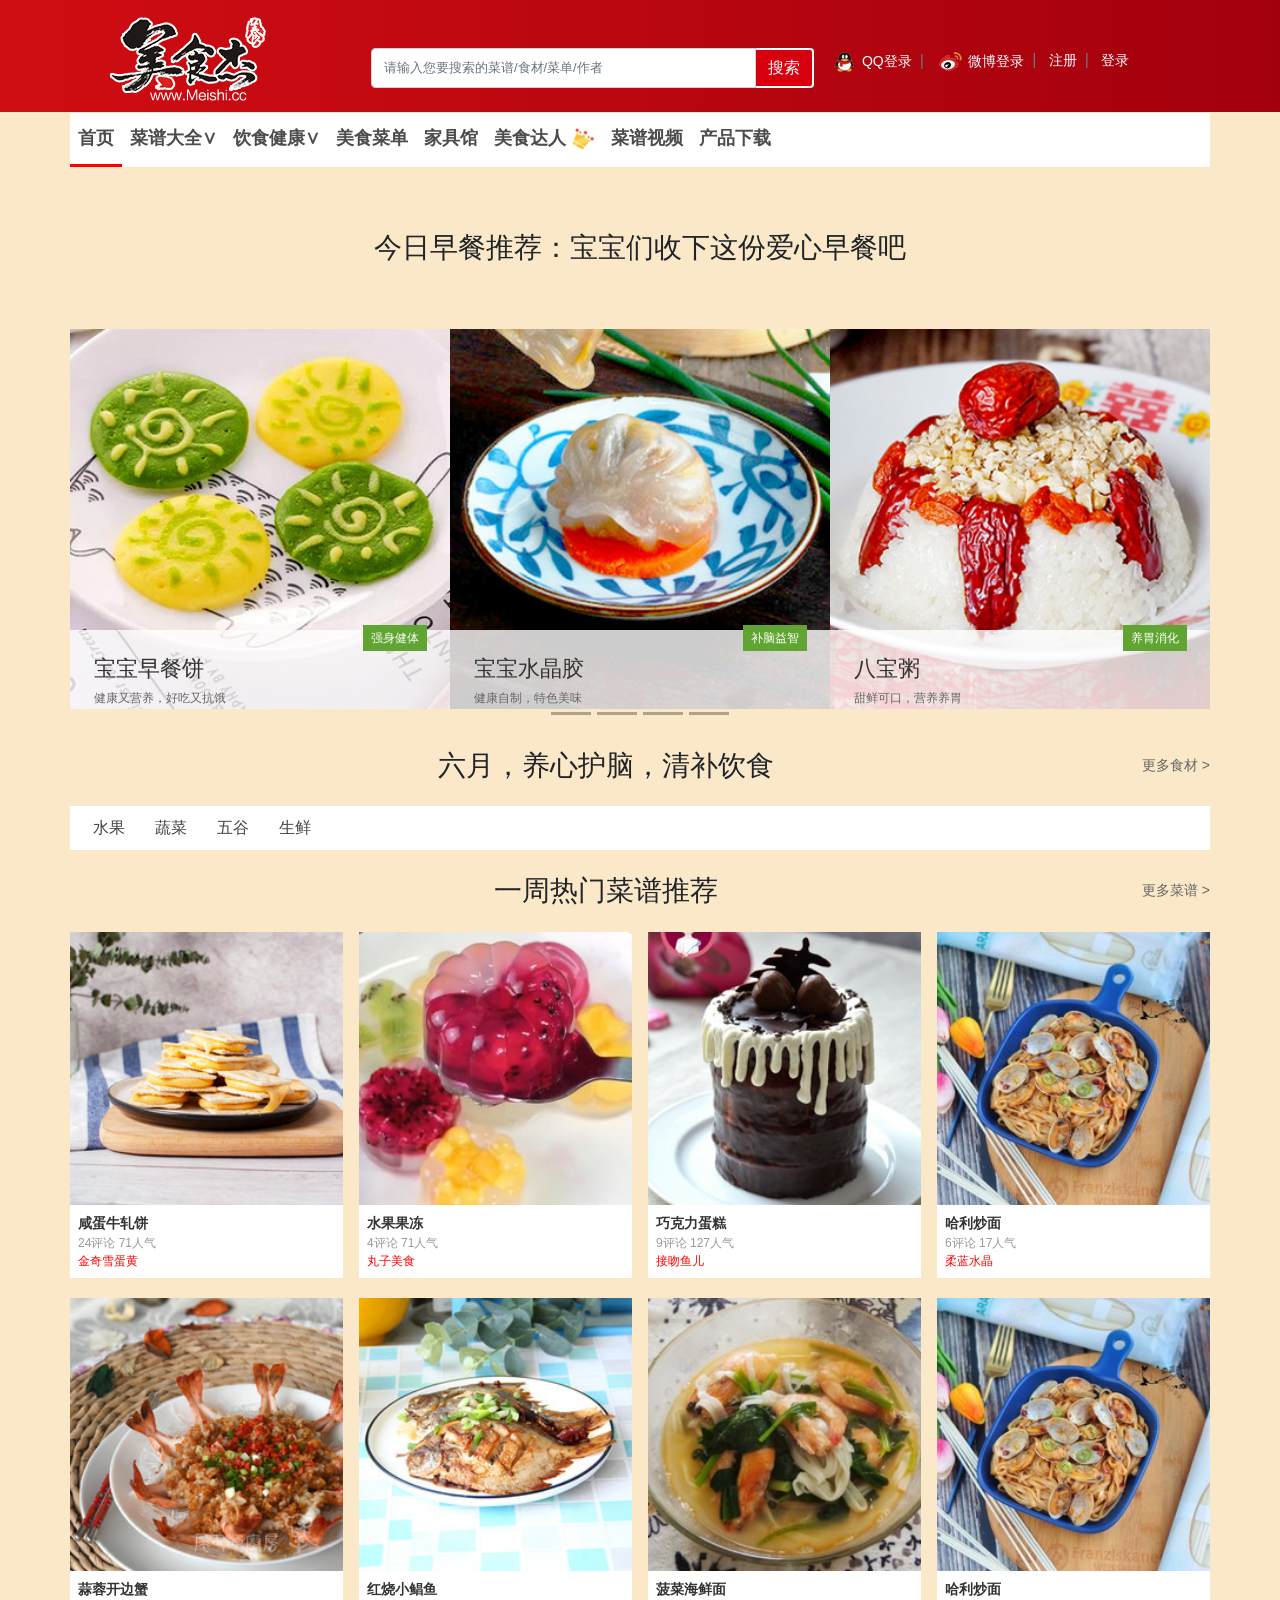
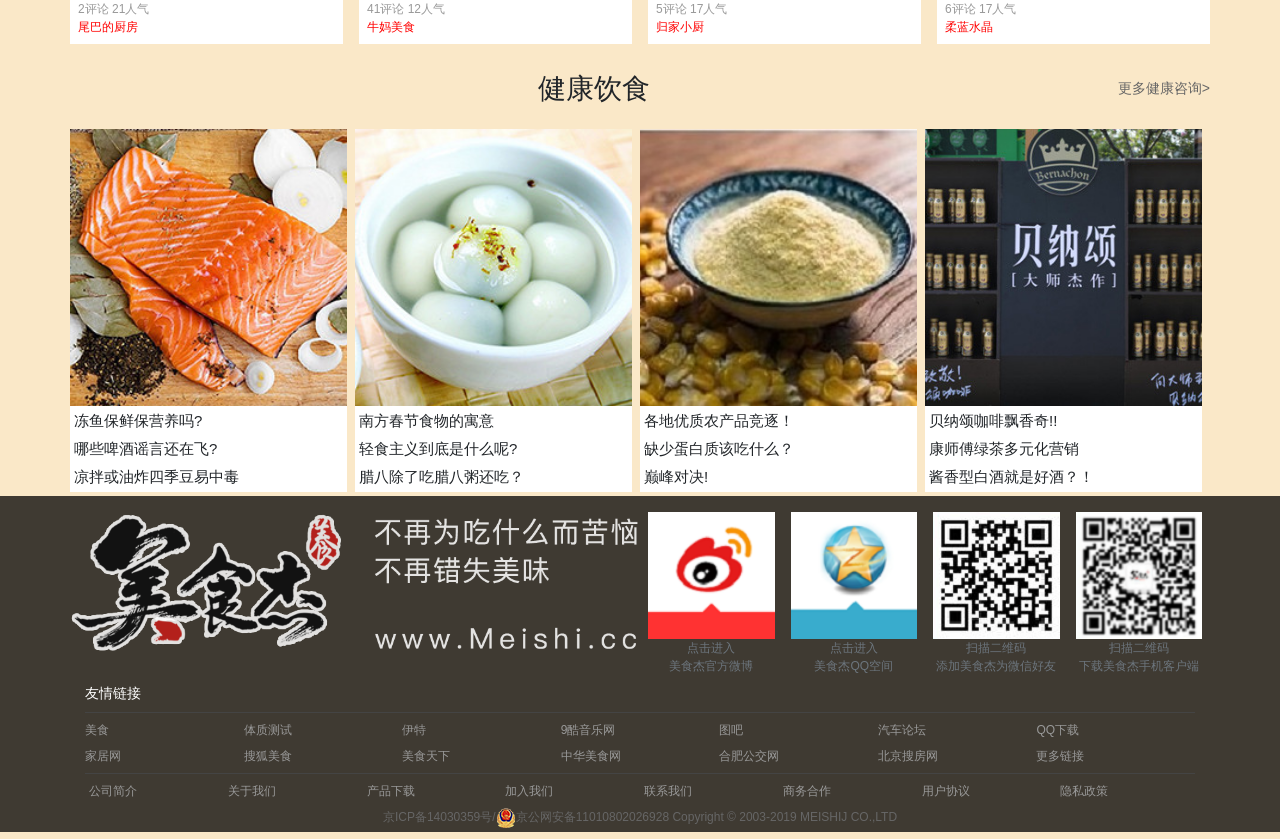
<file: response/HTML/index.html>
<!DOCTYPE html>
<html lang="zh-CN">

<head>
    <meta charset="UTF-8">
    <meta name="viewport" content="width=device-width, initial-scale=1.0">
    <meta http-equiv="X-UA-Compatible" content="ie=edge">
    <title>美食杰-美食</title>
    <link rel="stylesheet" href="../css/bootstrap.css">
    <script src="../js/jquery.min.js"></script>
    <script src="../js/popper.min.js"></script>
    <script src="../js/bootstrap.min.js"></script>
    <script src="../js/index.js"></script>
    <link rel="stylesheet" href="css/index.css">
</head>
<body>
<!-- 头部 -->
<header>
    <iframe src="header.html" frameborder="0" scrolling="no" class="my_header"></iframe>
</header>
<div class="container px-0">
    <div>
        <!-- 折叠导航栏 -->
        <div class="navbar navbar-expand-md navbar-dark my_navbar_color">
            <a href="javascript:;" class="navbar-brand d-md-none">
                <strong>欢迎来到美食杰!</strong>
            </a>
            <!-- 折叠按钮的激发按钮 -->
            <button class="navbar-toggler" data-toggle="collapse" data-target="#content">
                <!-- 三条线 -->
                <span>☰</span>
            </button>
            <!-- 折叠的导航 -->

        <div class="collapse navbar-collapse ">
            <ul class="nav navbar-nav pr-0">
                <!-- 导航栏内容 -->
                <li class="nav-tiem">
                        <a href="javascript:;" class="nav-link  my_a_hover my_a_active">
                            <strong>首页</strong>
                        </a>
                    </li>
                <li class="nav-tiem" id="d1">
                    <a href="#" class="nav-link  my_a_hover" >
                        <strong>菜谱大全∨</strong>
                    </a>
                    <!-- 导航栏下拉详情  -->
                    <div class="my_navigation_d">
                    <h5 class="mb-0 my_Navigation_details_h5">家常菜谱</h5>
                    <ul class="nav">
                        <li><a class=" my_Navigation_details" href="javascript:;">家常菜</a></li>
                        <li><a class="px-1 my_Navigation_details mx-2" href="javascript:;">凉菜</a></li>
                        <li><a class="px-1 my_Navigation_details mx-2" href="javascript:;">素菜</a></li>
                        <li><a class="px-1 my_Navigation_details mx-2" href="javascript:;">晚餐</a></li>
                        <li><a class="px-1 my_Navigation_details mx-2" href="javascript:;">海鲜</a></li>
                        <li><a class="px-1 my_Navigation_details mx-2" href="javascript:;">热菜</a></li>
                        <li><a class="px-1 my_Navigation_details mx-2" href="javascript:;">私家菜</a></li>
                        <li><a class="my_Navigation_details mx-2" href="javascript:;">甜品点心</a></li>
                    </ul>
                    <h5 class="mb-0 my_Navigation_details_h5">中华菜系</h5>
                    <ul class="nav">
                        <li><a class=" my_Navigation_details" href="javascript:;">川菜</a></li>
                        <li><a class="px-1 my_Navigation_details mx-2" href="javascript:;">粤菜</a></li>
                        <li><a class="px-1 my_Navigation_details mx-2" href="javascript:;">东北菜</a></li>
                        <li><a class="px-1 my_Navigation_details mx-2" href="javascript:;">湘菜</a></li>
                        <li><a class="px-1 my_Navigation_details mx-2" href="javascript:;">鲁菜</a></li>
                        <li><a class="px-1 my_Navigation_details mx-2" href="javascript:;">浙菜</a></li>
                        <li><a class="px-1 my_Navigation_details mx-2" href="javascript:;">湖北菜</a></li>
                        <li><a class="my_Navigation_details mx-2" href="javascript:;">清真菜</a></li>
                    </ul>
                    <h5 class="mb-0 my_Navigation_details_h5">各地小吃</h5>
                    <ul class="nav">
                        <li><a class=" my_Navigation_details" href="javascript:;">四川小吃</a></li>
                        <li><a class="px-1 my_Navigation_details mx-2" href="javascript:;">广东小吃</a></li>
                        <li><a class="px-1 my_Navigation_details mx-2" href="javascript:;">北京小吃</a></li>
                        <li><a class="px-1 my_Navigation_details mx-2" href="javascript:;">陕西小吃</a></li>
                    </ul>
                    <h5 class="mb-0 my_Navigation_details_h5">外国菜系</h5>
                    <ul class="nav">
                        <li><a class=" my_Navigation_details" href="javascript:;">韩国料理</a></li>
                        <li><a class="px-1 my_Navigation_details mx-2" href="javascript:;">日本料理</a></li>
                        <li><a class="px-1 my_Navigation_details mx-2" href="javascript:;">法国菜</a></li>
                        <li><a class="px-1 my_Navigation_details mx-2" href="javascript:;">意大利餐</a></li>
                    </ul>
                    </div>
                </li>
                <li class="nav-tiem"  id="d2">
                    <a href="#" class="nav-link  my_a_hover" id="d2">
                        <strong>饮食健康∨</strong>
                    </a>
                    <!-- 导航栏下拉详情-->
                    <div class="my_navigation_d">
                        <h5 class="mb-0 my_Navigation_details_h5">饮食健康</h5>
                        <ul class="nav">
                            <li><a class=" my_Navigation_details" href="javascript:;">饮食小健康</a></li>
                            <li><a class="px-1 my_Navigation_details mx-2" href="javascript:;">美容瘦身</a></li>
                            <li><a class="px-1 my_Navigation_details mx-2" href="javascript:;">食品安全</a></li>
                            <li><a class="px-1 my_Navigation_details mx-2" href="javascript:;">养生妙方</a></li>
                            <li><a class="px-1 my_Navigation_details mx-2" href="javascript:;">饮食禁忌</a></li>
                            <li><a class="px-1 my_Navigation_details mx-2" href="javascript:;">中医保健</a></li>
                            <li><a class="px-1 my_Navigation_details mx-2" href="javascript:;">母婴健康饮食</a></li>
                            <li><a class="my_Navigation_details mx-2" href="javascript:;">饮食新闻</a></li>
                        </ul>
                        <h5 class="mb-0 my_Navigation_details_h5">功能性调理</h5>
                        <ul class="nav">
                            <li><a class=" my_Navigation_details" href="javascript:;">清热去火</a></li>
                            <li><a class="px-1 my_Navigation_details mx-2" href="javascript:;">减肥</a></li>
                            <li><a class="px-1 my_Navigation_details mx-2" href="javascript:;">祛痰</a></li>
                            <li><a class="px-1 my_Navigation_details mx-2" href="javascript:;">乌发</a></li>
                            <li><a class="px-1 my_Navigation_details mx-2" href="javascript:;">滋阴补肾</a></li>
                            <li><a class="px-1 my_Navigation_details mx-2" href="javascript:;">健脾开胃</a></li>
                            <li><a class="px-1 my_Navigation_details mx-2" href="javascript:;">消化不良</a></li>
                            <li><a class="my_Navigation_details mx-2" href="javascript:;">补阳壮阳</a></li>
                        </ul>
                        <h5 class="mb-0 my_Navigation_details_h5">疾病调理</h5>
                        <ul class="nav">
                            <li><a class=" my_Navigation_details" href="javascript:;">糖尿病</a></li>
                            <li><a class="px-1 my_Navigation_details mx-2" href="javascript:;">高血压</a></li>
                            <li><a class="px-1 my_Navigation_details mx-2" href="javascript:;">胃炎</a></li>
                            <li><a class="px-1 my_Navigation_details mx-2" href="javascript:;">痔疮</a></li>
                        </ul>
                        <h5 class="mb-0 my_Navigation_details_h5">脏腑调理</h5>
                        <ul class="nav">
                            <li><a class=" my_Navigation_details" href="javascript:;">感冒</a></li>
                            <li><a class="px-1 my_Navigation_details mx-2" href="javascript:;">补肾</a></li>
                            <li><a class="px-1 my_Navigation_details mx-2" href="javascript:;">阳痿早泄</a></li>
                            <li><a class="px-1 my_Navigation_details mx-2" href="javascript:;">补血</a></li>
                        </ul>
                    </div>
                </li>
                <li class="nav-tiem">
                    <a href="#" class="nav-link my_a_hover">
                        <strong>美食菜单</strong>
                    </a>
                </li>
                <li class="nav-tiem">
                    <a href="#" class="nav-link my_a_hover">
                        <strong>家具馆</strong>
                    </a>
                </li>
                <li class="nav-tiem">
                    <a href="#" class="nav-link my_a_hover">
                        <strong>美食达人</strong>
                        <img class="my_cate_img" src="img/footer_header/header_botton.png" alt="">
                    </a>
                </li>
                <li class="nav-tiem">
                    <a href="#" class="nav-link my_a_hover">
                        <strong>菜谱视频</strong>
                    </a>
                </li>
                <li class="nav-tiem">
                    <a href="#" class="nav-link my_a_hover">
                        <strong>产品下载</strong>
                    </a>
                </li>
            </ul>
        </div>
		</div>		
    </div>
    <!-- 大字 -->
    <!-- 轮播图 -->
    <div id="demo" class="carousel" data-ride="carousel">
        <!-- 1.轮播图片 -->
        <div class="carousel-inner">
			<!-- 第一张 -->
            <div class="carousel-item active">
                <h3 class="text-center m-0 my_carousel_font">今日早餐推荐：宝宝们收下这份爱心早餐吧</h3>
                <div class="">
                    <ul class="row mx-0">
                        <li class="col-lg-4 col-md-4 col-sm-4 col-xs-4 px-0 text-center">
                            <a href="#" class="d-block">
                                <img class="w-100" src="img/slideshow/baobaozaocanbing.jpg" alt="">  
                            </a>
                            <div class="w-100 my_lunbotu_div text-left pl-4">
                                <h2 class="mb-0 pt-3"><a href="#" class="my_lubotu_a">宝宝早餐饼</a> </h2>
                                <span class="my_lunbotu_font_span">健康又营养，好吃又抗饿</span>  
                                <span class="my_lubotu_span px-2 py-1">强身健体</span>
                            </div>
                        </li>
                        <li class="col-lg-4 col-md-4 col-sm-4 col-xs-4   px-0 text-center">
                            <a href="#" class="d-block"> 
                                <img class="w-100" src="img/slideshow/baobaoshuijingjiao.jpg" alt="">   
                            </a>
							<div class="w-100 my_lunbotu_div text-left pl-4">
                                <h2 class="mb-0 pt-3"><a href="#" class="my_lubotu_a">宝宝水晶胶</a> </h2>
                                <span class="my_lunbotu_font_span">健康自制，特色美味</span>  
                                <span class="my_lubotu_span px-2 py-1">补脑益智</span>
                            </div>
                        </li>
                        <li  class="col-lg-4 col-md-4  col-sm-4 col-xs-4 px-0 text-center">
                            <a href="#"  class="d-block"> 
                                <img class=" w-100" src="img/slideshow/babaozhou.jpg" alt="">
                            </a>
							<div class="w-100 my_lunbotu_div text-left pl-4">
                                <h2 class="mb-0 pt-3"><a href="#" class="my_lubotu_a">八宝粥</a> </h2>
                                <span class="my_lunbotu_font_span">甜鲜可口，营养养胃</span>  
                                <span class="my_lubotu_span px-2 py-1">养胃消化</span>
                            </div>
                        </li>
                    </ul>      
                </div>
			</div>
			<!-- 第二张 -->
             <div class="carousel-item">
                <h3 class="text-center m-0 my_carousel_font">今日午餐推荐：绝味家常菜，拴住你的胃</h3>
				<div class="">
                    <ul class="row mx-0">
                        <li class="col-lg-4 col-md-4 col-sm-4 col-xs-4 px-0 text-center">
                            <a href="#" class="d-block">
                                <img class="w-100" src="img/slideshow/b_boluodugurou.jpg" alt="">  
                            </a>
                            <div class="w-100 my_lunbotu_div text-left pl-4">
                                <h2 class="mb-0 pt-3"><a href="#" class="my_lubotu_a">菠萝嘟噜肉</a> </h2>
                                <span class="my_lunbotu_font_span">清新解腻，分分钟搞定</span>  
                                <span class="my_lubotu_span px-2 py-1">营养均衡</span>
                            </div>
                        </li>
                        <li class="col-lg-4 col-md-4 col-sm-4 col-xs-4  px-0 text-center">
                            <a href="#" class="d-block"> 
                                <img class="w-100" src="img/slideshow/b_huangguazhudutang.jpg" alt="">   
                            </a>
							<div class="w-100 my_lunbotu_div text-left pl-4">
                                <h2 class="mb-0 pt-3"><a href="#" class="my_lubotu_a">莴苣猪肚汤</a> </h2>
                                <span class="my_lunbotu_font_span">做法简单，汤汁鲜美</span>  
                                <span class="my_lubotu_span px-2 py-1">补充能量</span>
                            </div>
                        </li>
                        <li  class="col-lg-4 col-md-4 col-sm-4 col-xs-4 px-0 text-center">
                            <a href="#"  class="d-block"> 
                                <img class=" w-100" src="img/slideshow/b_youlingqiezi.jpg" alt="">
                            </a>
							<div class="w-100 my_lunbotu_div text-left pl-4">
                                <h2 class="mb-0 pt-3"><a href="#" class="my_lubotu_a">油淋茄子</a> </h2>
                                <span class="my_lunbotu_font_span">清爽开胃，最佳减肥菜</span>  
                                <span class="my_lubotu_span px-2 py-1">增强抵抗力</span>
                            </div>
                        </li>
                    </ul>      
                </div>
			</div>
			<!-- 第三张 -->
            <div class="carousel-item ">
                <h3 class="text-center m-0 my_carousel_font">今日下午茶推荐：DIY下午茶，满满美味与成就感</h3>
                <div class="">
					<ul class="row mx-0">
						<li class="col-lg-4 col-md-4 col-sm-4 col-xs-4 px-0 text-center">
							<a href="#" class="d-block">
								<img class="w-100" src="img/slideshow/c_bocaiyumidangao.jpg" alt="">  
							</a>
							<div class="w-100 my_lunbotu_div text-left pl-4">
								<h2 class="mb-0 pt-3"><a href="#" class="my_lubotu_a">菠菜玉米蛋糕</a> </h2>
								<span class="my_lunbotu_font_span">无油无糖，美味解馋</span>  
								<span class="my_lubotu_span px-2 py-1">补充热量</span>
							</div>
						</li>
						<li class="col-lg-4 col-md-4 col-sm-4 col-xs-4  px-0 text-center">
							<a href="#" class="d-block"> 
								<img class="w-100" src="img/slideshow/c_duosemofangnaidong.jpg" alt="">   
							</a>
							<div class="w-100 my_lunbotu_div text-left pl-4">
								<h2 class="mb-0 pt-3"><a href="#" class="my_lubotu_a">多色魔方奶冻</a> </h2>
								<span class="my_lunbotu_font_span">细腻甘甜，健脾开胃</span>  
								<span class="my_lubotu_span px-2 py-1">润肺清热</span>
							</div>
						</li>
						<li  class="col-lg-4 col-md-4 col-sm-4 col-xs-4 px-0 text-center">
							<a href="#"  class="d-block"> 
								<img class=" w-100" src="img/slideshow/c_suannaiguoxibe.jpg" alt="">
							</a>
							<div class="w-100 my_lunbotu_div text-left pl-4">
								<h2 class="mb-0 pt-3"><a href="#" class="my_lubotu_a">酸奶果昔杯</a> </h2>
								<span class="my_lunbotu_font_span">清香甜润，口感超赞</span>  
								<span class="my_lubotu_span px-2 py-1">补充VC</span>
							</div>
						</li>
					</ul>      
				</div>
            </div>
           <!-- 第四张 -->
            <div class="carousel-item">
                <h3 class="text-center m-0 my_carousel_font">今日晚餐推荐：吃小龙虾一时爽，一直吃一直爽</h3>
				<div class="">
					<ul class="row mx-0">
						<li class="col-lg-4 col-md-4 col-sm-4 col-xs-4 px-0 text-center">
							<a href="#" class="d-block">
								<img class="w-100" src="img/slideshow/d_pipixia.jpg" alt="">  
							</a>
							<div class="w-100 my_lunbotu_div text-left pl-4">
								<h2 class="mb-0 pt-3"><a href="#" class="my_lubotu_a">香辣皮皮虾</a> </h2>
								<span class="my_lunbotu_font_span">味道鲜美，分分钟搞定</span>  
								<span class="my_lubotu_span px-2 py-1">延年益寿</span>
							</div>
						</li>
						<li class="col-lg-4 col-md-4 col-sm-4 col-xs-4  px-0 text-center">
							<a href="#" class="d-block"> 
								<img class="w-100" src="img/slideshow/d_suanxiangwoju.jpg" alt="">   
							</a>
							<div class="w-100 my_lunbotu_div text-left pl-4">
								<h2 class="mb-0 pt-3"><a href="#" class="my_lubotu_a">蒜香莴苣</a> </h2>
								<span class="my_lunbotu_font_span">好吃又简单，自己在家做</span>  
								<span class="my_lubotu_span px-2 py-1">健脑益智</span>
							</div>
						</li>
						<li  class="col-lg-4 col-md-4 col-sm-4 col-xs-4 px-0 text-center">
							<a href="#"  class="d-block"> 
								<img class=" w-100" src="img/slideshow/d_xiaominanguazhou.jpg" alt="">
							</a>
							<div class="w-100 my_lunbotu_div text-left pl-4">
								<h2 class="mb-0 pt-3"><a href="#" class="my_lubotu_a">小米南瓜粥</a> </h2>
								<span class="my_lunbotu_font_span">细腻甘甜，健脾开胃</span>  
								<span class="my_lubotu_span px-2 py-1">润肺清热</span>
							</div>
						</li>
					</ul>      
				</div>
            </div>
            
        </div>
        <!-- 轮播指示器 -->
        <ul class="carousel-indicators mb-0">
            <li data-target="#demo" data-slide-to="0"></li>
            <li data-target="#demo" data-slide-to="1"></li>
            <li data-target="#demo" data-slide-to="2"></li>
            <li data-target="#demo" data-slide-to="3"></li>
        </ul>
    </div>
    <!-- 1L内容 -->
    <div>
        <h3 class="text-center py-4 mb-0 my_1L_h3">六月，养心护脑，清补饮食 
			<a href="javascript:;" class="my_h3_a float-right">更多食材 ></a>
		</h3>
		<div class="my_1L p-2">
            <ul class="row mx-0 mb-0">
                <li><a href="#d1_1L" class="my_1L_header active">水果</a></li>
                <li><a href="#d2_1L" class="my_1L_header">蔬菜</a></li>
                <li><a href="#d3_1L" class="my_1L_header">五谷</a></li>
                <li><a href="#d4_1L" class="my_1L_header">生鲜</a></li>
            </ul>
            
            <!-- 样式 1 -->
            <ul class="row mx-0 mb-0 pt-1 c1_1" id="d1_1L">
                <li class="col-sm px-1">
                    <a href="javascript:;" class="my_1L_a">
                        <img class="w-100" src="img/1L/1_effd9a84a28fe2ef508d4b286df9299_150x150.jpg" alt="">
                        <span class="my_1L_span">荔枝</span>
                    </a>
                </li>
                <li class="col-sm px-1">
                    <a href="javascript:;" class="my_1L_a">
                        <img class="w-100" src="img/1L/1_3884ebf90e667da178d1b7bd8cf62ddf_150x150.jpg" alt="">
                        <span class="my_1L_span">甜瓜</span>
                    </a>
                </li>
                <li class="col-sm px-1">
                    <a href="javascript:;" class="my_1L_a">
                        <img class="w-100" src="img/1L/1_0ff549e81061928347d77e12fbb9edcf_150x150.jpg" alt="">
                        <span class="my_1L_span">西瓜</span>
                    </a>
                </li>
                <li class="col-sm px-1">
                    <a href="javascript:;" class="my_1L_a">
                        <img class="w-100" src="img/1L/1_6084dad456eff7e4de9645b0c0918462_150x150.jpg" alt="">
                        <span class="my_1L_span">芒果</span>
                    </a>
                </li>
                <li class="col-sm px-1">
                    <a href="javascript:;" class="my_1L_a">
                        <img  class="w-100" src="img/1L/1_b28460129149f84ef764b333f2d4469f_150x150.jpg" alt="">
                        <span class="my_1L_span">樱桃</span>
                    </a>
                </li>
                <li class="col-sm px-1">
                    <a href="javascript:;" class="my_1L_a">
                        <img class="w-100" src="img/1L/1_c3010b5c7b4e8581e909d8b874474fb0_150x150.jpg" alt="">
                        <span class="my_1L_span">桃</span>
                    </a>
                </li>
                <li class="col-sm px-1">
                    <a href="javascript:;" class="my_1L_a">
                        <img class="w-100" src="img/1L/1_de95b24631ef8f0022886a5c8d8ffe31_150x150.jpg" alt="">
                        <span class="my_1L_span">哈密瓜</span>
                    </a>
                </li>
                <li class="col-sm px-1">
                    <a href="javascript:;" class="my_1L_a">
                        <img class="w-100" src="img/1L/1_4a4f9ea962a0eb60db4d23205f0db6ac_150x150.jpg" alt="">
                        <span class="my_1L_span">杨梅</span>
                    </a>
                </li>
            </ul>
            <!-- 样式 2 -->
            <ul class="row mx-0 mb-0 pt-1 c1_1" id="d2_1L">
                <li class="col-sm px-1">
                    <a href="javascript:;" class="my_1L_a">
                        <img class="w-100" src="img/1L/2_31900af8bf909e61f5982c91313ef665_150x150.jpg" alt="">
                        <span class="my_1L_span">莴苣</span>
                    </a>
                </li>
                <li class="col-sm px-1">
                    <a href="javascript:;" class="my_1L_a">
                        <img class="w-100" src="img/1L/2_46ff26140cddcba66a59ef101bb7a4a0_150x150.jpg" alt="">
                        <span class="my_1L_span">茄子</span>
                    </a>
                </li>
                <li class="col-sm px-1">
                    <a href="javascript:;" class="my_1L_a">
                        <img class="w-100" src="img/1L/2_597ab1da96d8a35458b72ae7ca8ccc27_150x150.jpg" alt="">
                        <span class="my_1L_span">甜椒</span>
                    </a>
                </li>
                <li class="col-sm px-1">
                    <a href="javascript:;" class="my_1L_a">
                        <img class="w-100" src="img/1L/2_5a8562a437374217a483cd333238a72d_150x150.jpg" alt="">
                        <span class="my_1L_span">丝瓜</span>
                    </a>
                </li>
                <li class="col-sm px-1">
                    <a href="javascript:;" class="my_1L_a">
                        <img  class="w-100" src="img/1L/2_5ff27eba123f27615b1c0f0c406a5c27_150x150.jpg" alt="">
                        <span class="my_1L_span">土头</span>
                    </a>
                </li>
                <li class="col-sm px-1">
                    <a href="javascript:;" class="my_1L_a">
                        <img class="w-100" src="img/1L/2_62c149c64a4c9a7a02911650cc50b256_150x150.jpg" alt="">
                        <span class="my_1L_span">南瓜</span>
                    </a>
                </li>
                <li class="col-sm px-1">
                    <a href="javascript:;" class="my_1L_a">
                        <img class="w-100" src="img/1L/2_7f0d129d13145ff6c28e4cb1aec80bc8_150x150.jpg" alt="">
                        <span class="my_1L_span">四季豆</span>
                    </a>
                </li>
                <li class="col-sm px-1">
                    <a href="javascript:;" class="my_1L_a">
                        <img class="w-100" src="img/1L/2_a82d115d88dd46598f4333777582469c_150x150.jpg" alt="">
                        <span class="my_1L_span">西红柿</span>
                    </a>
                </li>
            </ul>
            <!-- 样式 3 -->
            <ul class="row mx-0 mb-0 p-2 c1_1" id="d3_1L">
                <li class="col-sm px-1">
                    <a href="javascript:;" class="my_1L_a">
                        <img class="w-100" src="img/1L/3_3eb346efc8d0a9fca2d26ae0a6715d8d_150x150.jpg" alt="">
                        <span class="my_1L_span">玉米</span>
                    </a>
                </li>
                <li class="col-sm px-1">
                    <a href="javascript:;" class="my_1L_a">
                        <img class="w-100" src="img/1L/3_58b3095b7efe444f302b8d0a5adc870d_150x150.jpg" alt="">
                        <span class="my_1L_span">绿豆</span>
                    </a>
                </li>
                <li class="col-sm px-1">
                    <a href="javascript:;" class="my_1L_a">
                        <img class="w-100" src="img/1L/3_5bb1dda5bfa20c2772d81781c4a23f31_150x150.jpg" alt="">
                        <span class="my_1L_span">燕麦</span>
                    </a>
                </li>
                <li class="col-sm px-1">
                    <a href="javascript:;" class="my_1L_a">
                        <img class="w-100" src="img/1L/3_657a17b4201f8a8c81f7ccaf11718543_150x150.jpg" alt="">
                        <span class="my_1L_span">榛子</span>
                    </a>
                </li>
                <li class="col-sm px-1">
                    <a href="javascript:;" class="my_1L_a">
                        <img  class="w-100" src="img/1L/3_8f690769e15fd26ad5184dbfd0140052_150x150.jpg" alt="">
                        <span class="my_1L_span">红豆</span>
                    </a>
                </li>
                <li class="col-sm px-1">
                    <a href="javascript:;" class="my_1L_a">
                        <img class="w-100" src="img/1L/3_989b823c7089812d3d6e468bfc8d8cc3_150x150.jpg" alt="">
                        <span class="my_1L_span">小米</span>
                    </a>
                </li>
                <li class="col-sm px-1">
                    <a href="javascript:;" class="my_1L_a">
                        <img class="w-100" src="img/1L/3_bcb208d4616ac2fc7ff70f7db18391c2_150x150.jpg" alt="">
                        <span class="my_1L_span">糯米</span>
                    </a>
                </li>
                <li class="col-sm px-1">
                    <a href="javascript:;" class="my_1L_a">
                        <img class="w-100" src="img/1L/3_f66209c3a00f3847fbe35dca25458e30_150x150.jpg" alt="">
                        <span class="my_1L_span">松果</span>
                    </a>
                </li>
            </ul>
            <!-- 样式 4 -->
            <ul class="row mx-0 mb-0 p-2 c1_1" id="d4_1L">
                <li class="col-sm px-1">
                    <a href="javascript:;" class="my_1L_a">
                        <img class="w-100" src="img/1L/4_0b5100453f24b68ff6ea3b5f3a39ad6a_150x150.jpg" alt="">
                        <span class="my_1L_span">龙虾</span>
                    </a>
                </li>
                <li class="col-sm px-1">
                    <a href="javascript:;" class="my_1L_a">
                        <img class="w-100" src="img/1L/4_1af59099f56158ef054e6ee5888acedf_150x150.jpg" alt="">
                        <span class="my_1L_span">鸭</span>
                    </a>
                </li>
                <li class="col-sm px-1">
                    <a href="javascript:;" class="my_1L_a">
                        <img class="w-100" src="img/1L/4_7a10c9da814c97476b50533fb55a7540_150x150.jpg" alt="">
                        <span class="my_1L_span">蛤蜊</span>
                    </a>
                </li>
                <li class="col-sm px-1">
                    <a href="javascript:;" class="my_1L_a">
                        <img class="w-100" src="img/1L/4_96da0e84e46ee56abbedb73a5457a716_150x150.jpg" alt="">
                        <span class="my_1L_span">草鱼</span>
                    </a>
                </li>
                <li class="col-sm px-1">
                    <a href="javascript:;" class="my_1L_a">
                        <img  class="w-100" src="img/1L/4_a33af27d0cb180dfb0762fc1f5386819_150x150 (2).jpg" alt="">
                        <span class="my_1L_span">基围虾</span>
                    </a>
                </li>
                <li class="col-sm px-1">
                    <a href="javascript:;" class="my_1L_a">
                        <img class="w-100" src="img/1L/4_a33af27d0cb180dfb0762fc1f5386819_150x150.jpg" alt="">
                        <span class="my_1L_span">鲫鱼</span>
                    </a>
                </li>
                <li class="col-sm px-1">
                    <a href="javascript:;" class="my_1L_a">
                        <img class="w-100" src="img/1L/4_d6b288ab3db707acaa04b211035c49a6_150x150.jpg" alt="">
                        <span class="my_1L_span">蛏子</span>
                    </a>
                </li>
                <li class="col-sm px-1">
                    <a href="javascript:;" class="my_1L_a">
                        <img class="w-100" src="img/1L/4_f8e9734997cee28795a756df6fc8e526_150x150.jpg" alt="">
                        <span class="my_1L_span">鸡腿</span>
                    </a>
                </li>
            </ul>
          </div>
        </div>
    
    <!-- 2L内容 -->
    <div>
        <h3 class="text-center py-4 mb-0 my_1L_h3">一周热门菜谱推荐
			<a href="javascript:;" class="my_h3_a float-right">更多菜谱 ></a>
        </h3>
        <!-- 第一行 -->
        <ul class="row mx-0 mb-0">
            <li class="col px-0 pr-3">
                <a class="my_2L_style" href="javascript:;">
                    <img class="w-100" src="img/2L/a12381910_156030988976927.jpg" alt="">
                    <div class="p-2 my_2L_div">
                        <p class="mb-0">咸蛋牛轧饼</p>
                        <p class="mb-0">24评论 71人气</p>
                        <p class="mb-0">金奇雪蛋黄</p>
                    </div>
                    <div>
                        <p class="mb-0 my_2L_p"><img class="my_2L_img" src="./img/2L/1.png" alt=""> 9步 / 大概15分钟</p>
                        <p class="mb-0 my_2L_p"><img class="my_2L_img" src="./img/2L/2.png" alt=""> 拌 / 咸鲜味</p>
                    </div>
                </a>
            </li>
            <li class="col px-0 pr-3">
                <a class="my_2L_style" href="javascript:;">
                    <img class="w-100" src="img/2L/a13115739_156041903244059.jpg" alt="">
                    <div class="p-2 my_2L_div">
                        <p class="mb-0">水果果冻</p>
                        <p class="mb-0">4评论 71人气</p>
                        <p class="mb-0">丸子美食</p>
                    </div>
                    <div>
                        <p class="mb-0 my_2L_p"><img class="my_2L_img" src="./img/2L/1.png" alt=""> 9步 / 大概15分钟</p>
                        <p class="mb-0 my_2L_p"><img class="my_2L_img" src="./img/2L/2.png" alt=""> 拌 / 咸鲜味</p>
                    </div>
                </a>
            </li>
            <li class="col px-0 pr-3">
                <a class="my_2L_style" href="javascript:;">
                    <img class="w-100" src="img/2L/a2811207_156072453524429.jpg" alt="">
                    <div class="p-2 my_2L_div">
                        <p class="mb-0">巧克力蛋糕</p>
                        <p class="mb-0">9评论 127人气</p>
                        <p class="mb-0">接吻鱼儿</p>
                    </div>
                    <div>
                        <p class="mb-0 my_2L_p"><img class="my_2L_img" src="./img/2L/1.png" alt=""> 9步 / 大概15分钟</p>
                        <p class="mb-0 my_2L_p"><img class="my_2L_img" src="./img/2L/2.png" alt=""> 拌 / 咸鲜味</p>
                    </div>
                </a>
            </li>
            <li class="col px-0">
                <a class="my_2L_style" href="javascript:;">
                    <img class="w-100" src="img/2L/a410583_156073378771106.jpg" alt="">
                    <div class="p-2 my_2L_div">
                        <p class="mb-0">哈利炒面</p>
                        <p class="mb-0">6评论 17人气</p>
                        <p class="mb-0">柔蓝水晶</p>
                    </div>
                    <div>
                        <p class="mb-0 my_2L_p"><img class="my_2L_img" src="./img/2L/1.png" alt=""> 9步 / 大概15分钟</p>
                        <p class="mb-0 my_2L_p"><img class="my_2L_img" src="./img/2L/2.png" alt=""> 拌 / 咸鲜味</p>
                    </div>
                </a>
            </li>
        </ul>
        <!-- 第二行 -->
        <ul class="row mx-0 mb-0 mt-3">
            <li class="col px-0 pr-3">
                <a class="my_2L_style" href="javascript:;">
                    <img class="w-100" src="img/2L/a4367086_156044128604751.jpg" alt="">
                    <div class="p-2 my_2L_div">
                        <p class="mb-0">蒜蓉开边蟹</p>
                        <p class="mb-0">2评论 21人气</p>
                        <p class="mb-0">尾巴的厨房</p>
                    </div>
                    <div>
                        <p class="mb-0 my_2L_p"><img class="my_2L_img" src="./img/2L/1.png" alt=""> 9步 / 大概15分钟</p>
                        <p class="mb-0 my_2L_p"><img class="my_2L_img" src="./img/2L/2.png" alt=""> 拌 / 咸鲜味</p>
                    </div>
                </a>
            </li>
            <li class="col px-0 pr-3">
                <a class="my_2L_style" href="javascript:;">
                    <img class="w-100" src="img/2L/a5446210_156076534480671.jpg" alt="">
                    <div class="p-2 my_2L_div">
                        <p class="mb-0">红烧小鲳鱼</p>
                        <p class="mb-0">41评论 12人气</p>
                        <p class="mb-0">牛妈美食</p>
                    </div>
                    <div>
                        <p class="mb-0 my_2L_p"><img class="my_2L_img" src="./img/2L/1.png" alt=""> 9步 / 大概15分钟</p>
                        <p class="mb-0 my_2L_p"><img class="my_2L_img" src="./img/2L/2.png" alt=""> 拌 / 咸鲜味</p>
                    </div>
                </a>
            </li>
            <li class="col px-0 pr-3">
                <a class="my_2L_style" href="javascript:;">
                    <img class="w-100" src="img/2L/a6092181_156073246132049.jpg" alt="">
                    <div class="p-2 my_2L_div">
                        <p class="mb-0">菠菜海鲜面</p>
                        <p class="mb-0">5评论 17人气</p>
                        <p class="mb-0">归家小厨</p>
                    </div>
                    <div>
                        <p class="mb-0 my_2L_p"><img class="my_2L_img" src="./img/2L/1.png" alt=""> 9步 / 大概15分钟</p>
                        <p class="mb-0 my_2L_p"><img class="my_2L_img" src="./img/2L/2.png" alt=""> 拌 / 咸鲜味</p>
                    </div>
                </a>
            </li>
            <li class="col px-0">
                <a class="my_2L_style" href="javascript:;">
                    <img class="w-100" src="img/2L/a410583_156073378771106.jpg" alt="">
                    <div class="p-2 my_2L_div">
                        <p class="mb-0">哈利炒面</p>
                        <p class="mb-0">6评论 17人气</p>
                        <p class="mb-0">柔蓝水晶</p>
                    </div>
                    <div>
                        <p class="mb-0 my_2L_p"><img class="my_2L_img" src="./img/2L/1.png" alt=""> 9步 / 大概15分钟</p>
                        <p class="mb-0 my_2L_p"><img class="my_2L_img" src="./img/2L/2.png" alt=""> 拌 / 咸鲜味</p>
                    </div>
                </a>
            </li>
        </ul>
    </div>
    <!-- 3L新闻 -->
    <div>
        <h3 class="text-center py-4 mb-0 my_1L_h3">健康饮食
			<a href="javascript:;" class="my_h3_a float-right">更多健康咨询></a>
        </h3>
        <div class="row mx-0 my_3L_height">
            <div class="col mr-2 px-0">
                <p class="mb-0 pl-1 py-1 a_11">冻鱼保鲜保营养吗?</p>
                <p class="mb-0 pl-1 py-1 a_22">哪些啤酒谣言还在飞?</p>
                <p class="mb-0 pl-1 py-1 a_33">凉拌或油炸四季豆易中毒</p>
                <img class="w-100  a_1" src="img/3L/a_1.jpg" alt="">
                <img class="w-100  a_2" src="img/3L/a_2.jpg" alt="">
                <img class="w-100  a_3" src="img/3L/a_3.jpg" alt="">
            </div>
            <div class="col mr-2 px-0">
                <p class="mb-0 pl-1 py-1 a_11">南方春节食物的寓意</p>
                <p class="mb-0 pl-1 py-1 a_22">轻食主义到底是什么呢?</p>
                <p class="mb-0 pl-1 py-1 a_33">腊八除了吃腊八粥还吃？</p>
                <img class="w-100  a_1" src="img/3L/b_1.jpg" alt="">
                <img class="w-100  a_2" src="img/3L/b_2.jpg" alt="">
                <img class="w-100  a_3" src="img/3L/b_3.jpg" alt="">
            </div>
            <div class="col mr-2 px-0">
                <p class="mb-0 pl-1 py-1 a_11">各地优质农产品竞逐！</p>
                <p class="mb-0 pl-1 py-1 a_22">缺少蛋白质该吃什么？</p>
                <p class="mb-0 pl-1 py-1 a_33">巅峰对决!</p>
                <img class="w-100  a_1" src="img/3L/c_1.jpg" alt="">
                <img class="w-100  a_2" src="img/3L/c_2.jpg" alt="">
                <img class="w-100  a_3" src="img/3L/c_3.jpg" alt="">
            </div>
            <div class="col mr-2 px-0">
                <p class="mb-0 pl-1 py-1 a_11">贝纳颂咖啡飘香奇!!</p>
                <p class="mb-0 pl-1 py-1 a_22">康师傅绿茶多元化营销</p>
                <p class="mb-0 pl-1 py-1 a_33">酱香型白酒就是好酒？！</p>
                <img class="w-100  a_1" src="img/3L/d_1.jpg" alt="">
                <img class="w-100  a_2" src="img/3L/d_2.jpg" alt="">
                <img class="w-100  a_3" src="img/3L/d_3.jpg" alt="">
            </div>
        </div>
    </div>
</div>
<!-- 底部 -->
<footer>
    <iframe src="footer.html" frameborder="0" scrolling="no" class="my_footer w-100"></iframe>
</footer>
</body>
<script>

</script>
</html>
</file>
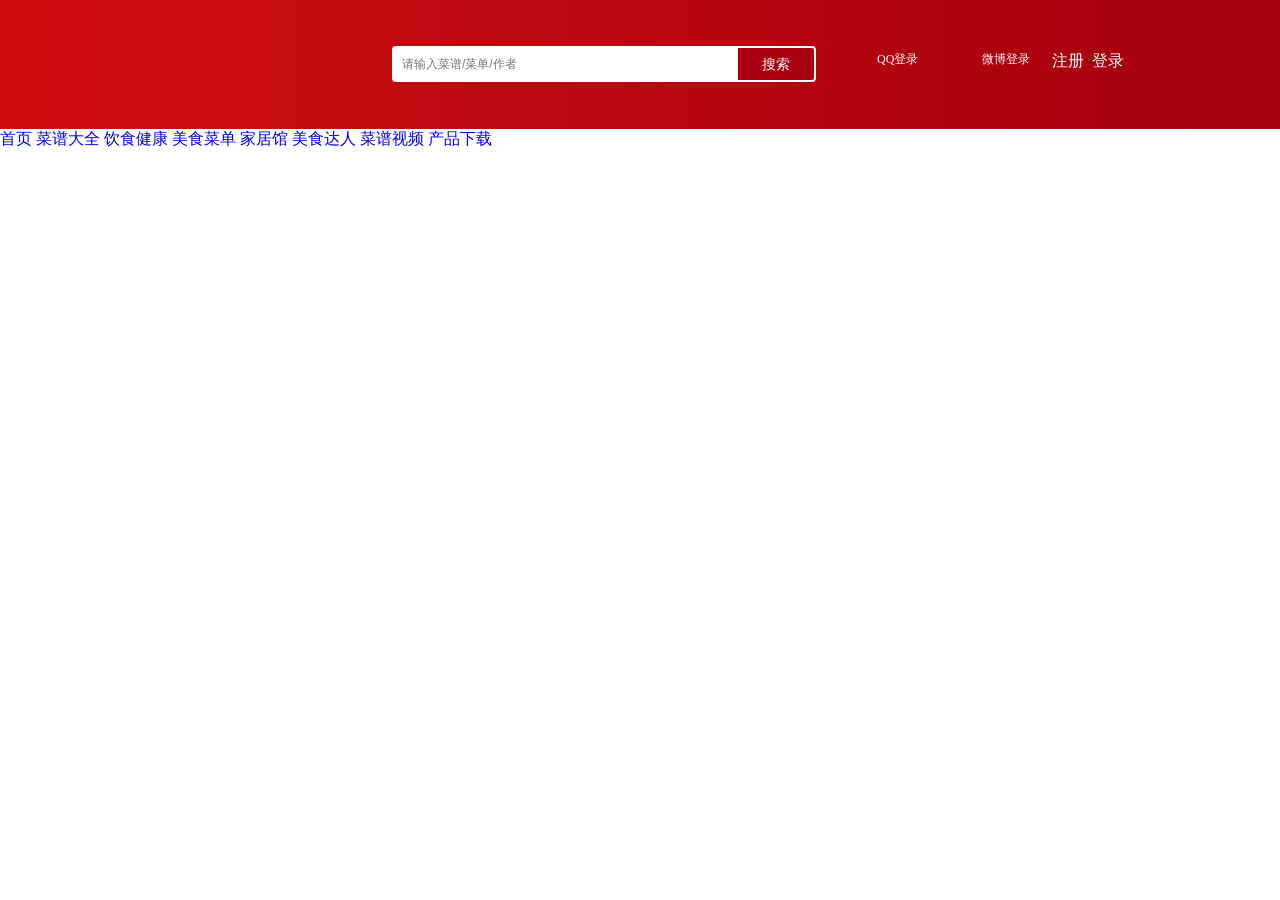
<file: response/HTML/cate.html>
<!DOCTYPE html>
<html lang="en">
<head>
    <meta charset="UTF-8">
    <title>美食杰-美食</title>
    <style>
        *{margin:0;padding:0;text-decoration: none; }
        /* 头部 */
        #header{
            max-width:100%;
            height:129px;
            background-image:linear-gradient(to right,#d00e12,#a3000e);
            position: relative;
           
        }
        /* 导航栏布局 */
        .header_a{
            width:1000px;height:129px;
            position:relative;
            margin:0px auto;
        }
        /* 头部图片布局 */
        .header_img{
            width:184px;height:129px;
            float:left;
            background:url(https://s1.c.meishij.net/n/images/logo2.png) -15px 9px no-repeat;
        }
        /* 导航栏布局 */
        .top_navigation{
            width:430px;height:129px;
            float:left;
            position:relative;
            margin-left:68px;
        }
        .top_navigation>input{
            width:326px;height:16px;
            position:absolute;
            top:46px;
            line-height:16px;
            overflow: hidden;
            color:#999;
            border:2px solid #fff;
            padding:8px;
            font-size:12px;
            border-top-left-radius: 4px;
            border-bottom-left-radius: 4px;
        }
        /* 导航栏_搜索提交布局 */
        .top_navigation>button{ 
            width:80px;height:36px;
            color:#fff;
            position:absolute;
            top:46px;
            left:344px;
            line-height:32px;
            font-size:14px;
            border:2px solid #fff;
            border-top-right-radius:4px;
            border-bottom-right-radius: 4px;
            background:#a8000f;
        }
        .top_navigation>button:hover{
            background:#890511;
        }
        /* 登录布局 */
        .login_q_w{
            position:absolute;
            width:268px;
            float:right;
            vertical-align: top;  
            left:450px;
        }
        /* 登录_qq登录 */
        .login_img_q{
            display:block;
            height:28px;width:28px;
            position:absolute;
            top:51px;left:0px;
            background:url(https://s1.c.meishij.net/n/images/topdsflogin_icon.gif) 3px 0px no-repeat;
        }
        .login_qq{
            display:block;
            font-size:12px;
            color:#fff;
            position:absolute;
            left:35px;top:51px;
        }
        /* 登录_微博登录 */
        .login_img_w{
            display:block;
            height:28px;width:28px;
            position:absolute;
            top:51px;left:105px;
            background:url(https://s1.c.meishij.net/n/images/topdsflogin_icon.gif) 3px -28px no-repeat;
        }
        .login_wb{
            display:block;
            font-size:12px;
            color:#fff;
            position:absolute;
            left:140px;top:51px;
        }
        /* 登录_qq和微博的hover */
        .login_qq:hover,.login_wb:hover,.login_z:hover,.login_d:hover{
           text-decoration:underline;
           transform:scale(1.1);
        }
        /* 登录_登录和注册 */
        .login_z,.login_d{
            width:32px;
            display:block;
            color:#fff;
            position:absolute;
            left:210px;top:51px;
        }
        .login_d{
            display:block;
            position:absolute;
            left:250px;top:51px;
        }
    </style>
</head>
<body>
    <div id="header">
        <div class="header_a">
            <div class="header_img"></div>
          <div class="top_navigation">
                <input type="text" placeholder="请输入菜谱/菜单/作者">
                <button>搜索</button>    
            <div class="login_q_w"> 
                <span class="login_span_1">
                    <a href="#" class="login_img_q"></a>
                    <a href="#" class="login_qq">QQ登录</a>
                </span>
               <span class="login_span_2">
                    <a href="#" class="login_img_w"></a>
                    <a href="#" class="login_wb">微博登录</a>
               </span>
                <a href="#" class="login_z">注册</a>
                <a href="#" class="login_d">登录</a>
            </div>
          </div>
        </div>   
    </div>
    <div id="main_body">
        <div class="nav">
            <a href="#">首页</a>
            <a href="#">菜谱大全</a>
            <a href="#">饮食健康</a>
            <a href="#">美食菜单</a>
            <a href="#">家居馆</a>
            <a href="#">美食达人</a>
            <a href="#">菜谱视频</a>
            <a href="#">产品下载</a>
        </div>
    </div>
    <div id="footer"></div>
</body>
</html>
</file>
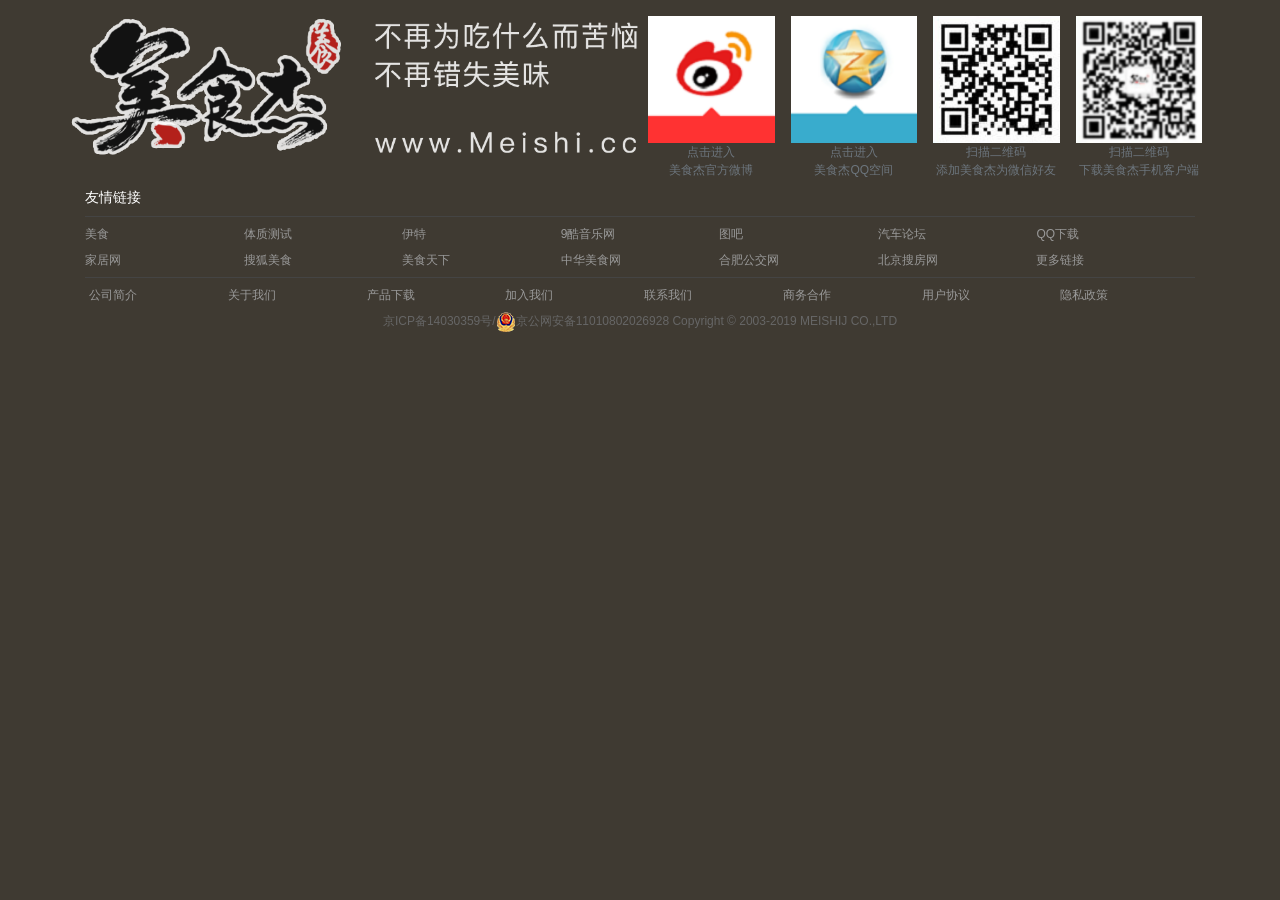
<file: response/HTML/footer.html>
<!DOCTYPE html>
<html lang="zh-CN">

<head>
  <meta charset="UTF-8">
  <meta name="viewport" content="width=device-width, initial-scale=1.0">
  <meta http-equiv="X-UA-Compatible" content="ie=edge">
  <title>Document</title>
  <link rel="stylesheet"  type="text/css" media="screen" href="../css/bootstrap.css">
  <script src="../js/jquery.min.js"></script>
  <script src="../js/popper.min.js"></script>
  <script src="../js/bootstrap.min.js"></script>
  <link rel="stylesheet" href="css/footer.css">
  <link rel="stylesheet" href="css/comm.css">
</head>
<body>
<div class="container my_footer_font">
    <!-- 上 -->
    <div class="row">
      <ul class=" col-md-6 col-sm-12 m-0 px-0 mt-3">
        <li>
          <a href="#">
            <img class="footer_img1 w-100" src="img/footer_header/footer_logo.png" alt="">
          </a>
        </li>
        </ul>
        <ul class="col-md-6 row m-0 p-0 mt-3">
        <li class=" col-sm-3 col-xs-3 px-2 text-center">
          <a href="#" class="my_top_a">
            <img class="footer_img2 w-100" src="img/footer_header/footer_links1.png" alt="">
            <p class="text-muted text-center my_top_a mb-0">点击进入</br>美食杰官方微博</p>
          </a>
        </li>
        <li class=" col-sm-3 col-xs-3 px-2 text-center">
          <a href="#" class="my_top_a">
            <img class="footer_img3 w-100" src="img/footer_header/footer_links2.png" alt="">
            <p class="text-muted text-center my_top_a mb-0">点击进入</br>美食杰QQ空间</p>
          </a>
        </li>
        <li class=" col-sm-3 col-xs-3 px-2 text-center">
          <a href="#" class="my_top_a">
            <img class="footer_img4 w-100" src="img/footer_header/footer_links3.png" alt="">
            <p class="text-muted text-center my_top_a mb-0">扫描二维码</br>添加美食杰为微信好友</p>
          </a>
        </li>
        <li class=" col-sm-3 col-xs-3 px-2 text-center">
          <a href="#" class="my_top_a">
            <img class="footer_img5 w-100" src="img/footer_header/footer_links4.png" alt="">
            <p class="text-muted text-center my_top_a mb-0">扫描二维码</br>下载美食杰手机客户端</p>
          </a>
        </li>
      </ul>
    </div>
    <!-- 下 -->
    <p class="my-2 my_p_color">友情链接</p>
    <div class="">
    <ul class="row m-0 my_border_top pt-2">
      <li class="col-md col-sm-3 col-xs-3 px-0"><a class=" my_li_color" href="#">美食</a></li>
      <li class="col-md col-sm-3 col-xs-3 px-0"><a class=" my_li_color" href="#">体质测试</a></li>
      <li class="col-md col-sm-3 col-xs-3 px-0"><a class=" my_li_color" href="#">伊特</a></li>
      <li class="col-md col-sm-3 col-xs-3 px-0"><a class=" my_li_color" href="#">9酷音乐网</a></li>
      <li class="col-md col-sm-3 col-xs-3 px-0"><a class=" my_li_color" href="#">图吧</a></li>
      <li class="col-md col-sm-3 col-xs-3 px-0"><a class=" my_li_color" href="#">汽车论坛</a></li>
      <li class="col-md col-sm-3 col-xs-3 px-0"><a class=" my_li_color" href="#">QQ下载</a></li>
    </ul>
    <ul class="row m-0 py-2">
      <li class="col-md col-sm-3 col-xs-3 px-0"><a class=" my_li_color" href="#">家居网</a></li>
      <li class="col-md col-sm-3 col-xs-3 px-0"><a class=" my_li_color" href="#">搜狐美食</a></li>
      <li class="col-md col-sm-3 col-xs-3 px-0"><a class=" my_li_color" href="#">美食天下</a></li>
      <li class="col-md col-sm-3 col-xs-3 px-0"><a class=" my_li_color" href="#">中华美食网</a></li>
      <li class="col-md col-sm-3 col-xs-3 px-0"><a class=" my_li_color" href="#">合肥公交网</a></li>
      <li class="col-md col-sm-3 col-xs-3 px-0"><a class=" my_li_color" href="#">北京搜房网</a></li>
      <li class="col-md col-sm-3 col-xs-3 px-0"><a class=" my_li_color" href="#">更多链接</a></li>
    </ul>
  </div>
    <ul class="row m-0 py-2 my_border_top ">
      <li class="col-md col-sm-3 col-xs-3 px-0"><a class="my_li_color2" href="#">公司简介</a></li>
      <li class="col-md col-sm-3 col-xs-3 px-0"><a class="my_li_color2" href="#">关于我们</a></li>
      <li class="col-md col-sm-3 col-xs-3 px-0"><a class="my_li_color2" href="#">产品下载</a></li>
      <li class="col-md col-sm-3 col-xs-3 px-0"><a class="my_li_color2" href="#">加入我们</a></li>
      <li class="col-md col-sm-3 col-xs-3 px-0"><a class="my_li_color2" href="#">联系我们</a></li>
      <li class="col-md col-sm-3 col-xs-3 px-0"><a class="my_li_color2" href="#">商务合作</a></li>
      <li class="col-md col-sm-3 col-xs-3 px-0"><a class="my_li_color2" href="#">用户协议</a></li>
      <li class="col-md col-sm-3 col-xs-3 px-0"><a class="my_li_color2" href="#">隐私政策</a></li>
    </ul>
    <p class="my_button_p text-center">京ICP备14030359号/<img src="img/footer_header/20180208111357_93713.png" alt="">京公网安备11010802026928 Copyright © 2003-2019 MEISHIJ CO.,LTD</p>
<div>
</body>
<script>

</script>
</html>
</file>
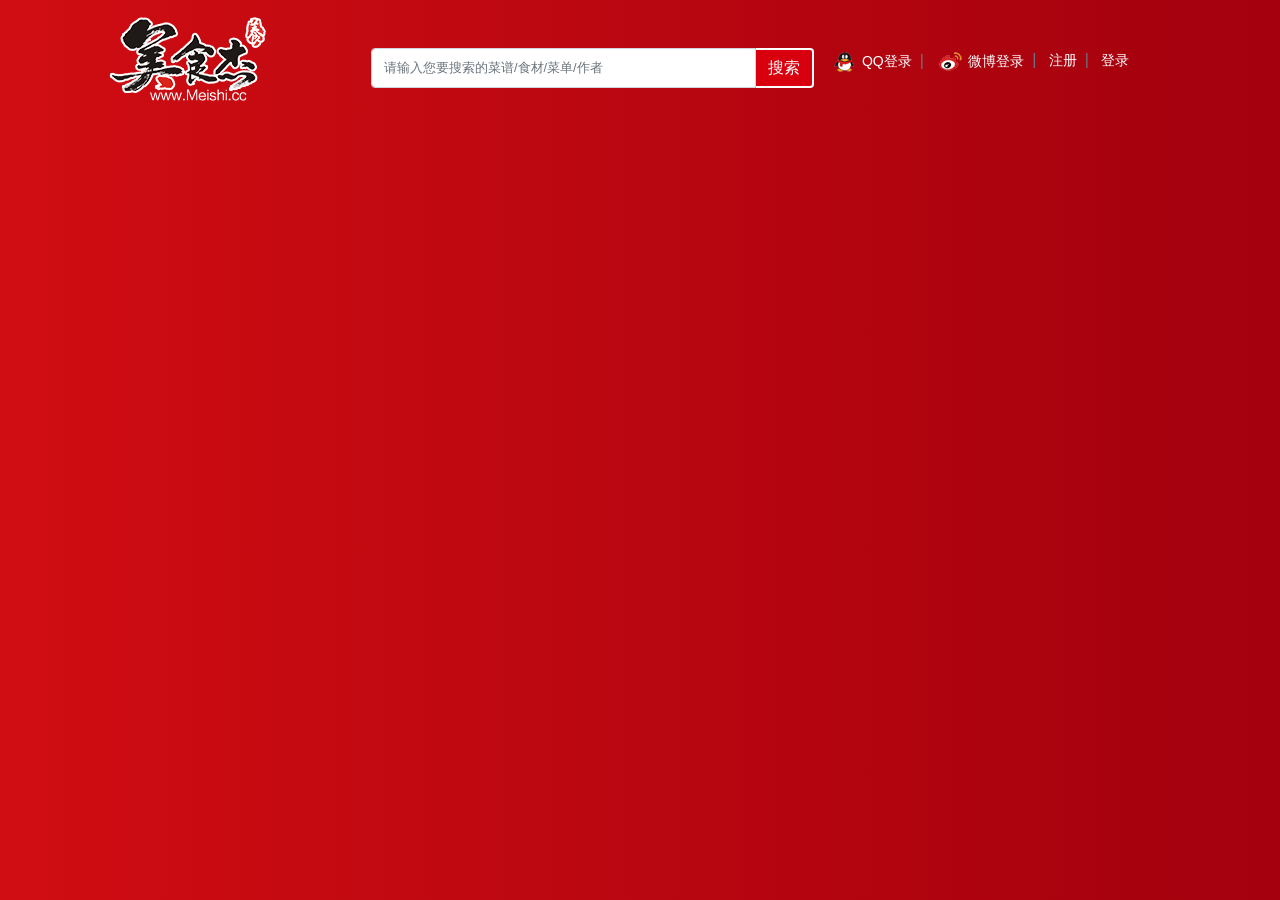
<file: response/HTML/header.html>
<!DOCTYPE html>
<html lang="zh-CN">

<head>
    <meta charset="UTF-8">
    <meta name="viewport" content="width=device-width, initial-scale=1.0">
    <meta http-equiv="X-UA-Compatible" content="ie=edge">
    <title>Document</title>
    <link rel="stylesheet" href="../css/bootstrap.css">
    <script src="../js/jquery.min.js"></script>
    <script src="../js/popper.min.js"></script>
    <script src="../js/bootstrap.min.js"></script>
    <link rel="stylesheet" href="css/comm.css">
    <link rel="stylesheet" href="css/header.css">
</head>
<body>
<div class="container">
    <!-- 顶部 左 中 右 -->
    <div class="row my_header">
        <div class="col-lg-3 col-md-12 px-0">
            <a href="#" class="navbar-brand">
                <img src="img/footer_header/logo2.png" alt="">
            </a>
        </div>
        <!-- 中 -->
        <div class="col-lg-5 col-md-12 px-sm-0 px-lg-3 p-0 mt-lg-5 mt-1">
            <div class="input-group w-100">
                <input type="text" class="form-control my_small py-0" placeholder="请输入您要搜索的菜谱/食材/菜单/作者">
                <a href="#">
                    <button class="btn btn-primary my_button">搜索</button>
                </a>
            </div>
        </div>
        <!-- 右 面包屑导航-->
        <div class="col-lg-4 col-md-12 px-0 mt-lg-5 mt-2">
            <ul class="breadcrumb p-0 my_login">
                <li class="breadcrumb-item">
                    <a href="#" class="my_login_a">
                        <img class="my_login_img" src="img/footer_header/login_qq.gif" alt="">
                        <span>QQ登录</span>
                    </a>
                </li>
                <li class="breadcrumb-item">
                    <a href="#" class="my_login_a">
                        <img class="my_login_img" src="img/footer_header/login_wb.gif" alt="">
                        <span>微博登录</span>
                    </a>
                </li>
                <li class="breadcrumb-item">
                    <a href="#" class="my_login_a">注册</a>
                </li>
                <li class="breadcrumb-item">
                    <a href="#" class="my_login_a">登录</a>
                </li>
            </ul>
        </div>
    </div>
<div>
</body>
<script>

</script>
</html>
</file>
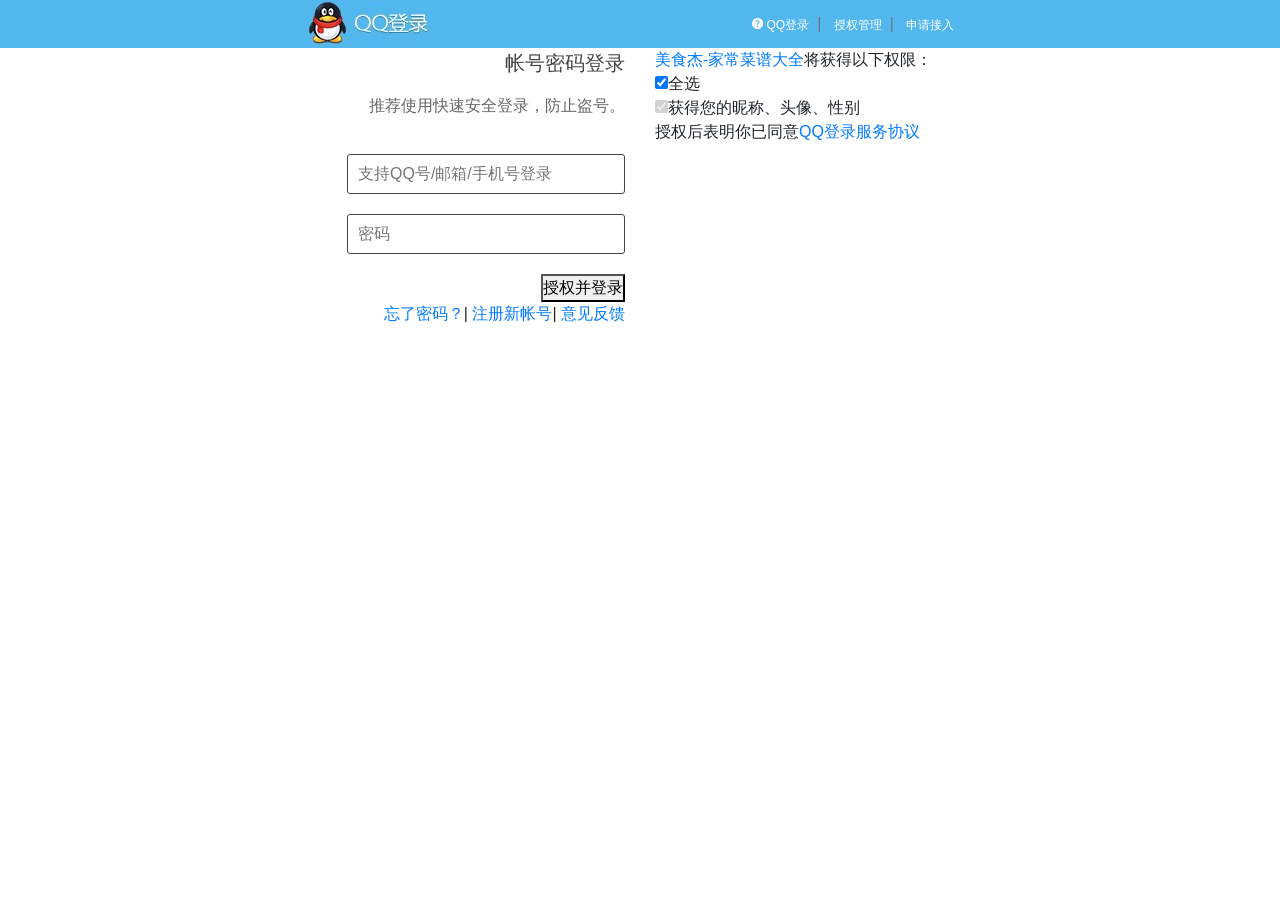
<file: response/HTML/login.html>
<!DOCTYPE html>
<html lang="zh-CN">
<head>
  <meta charset="UTF-8">
  <meta name="viewport" content="width=device-width, initial-scale=1.0">
  <meta http-equiv="X-UA-Compatible" content="ie=edge">
  <title>Document</title>
  <link rel="stylesheet" href="../css/bootstrap.css">
  <script src="../js/jquery.min.js"></script>
  <script src="../js/popper.min.js"></script>
  <script src="../js/bootstrap.min.js"></script>
  <link rel="stylesheet" href="css/comm.css">
  <link rel="stylesheet" href="css/login.css">
</head>
<body>
  <div class="px-0">
    <!-- 上部 -->
    <div class="row mx-0 my-color">
      <!-- 左 -->
      <div class="col-4 px-0 my-img">
        <img class="" src="img/login/qq.jpg" alt="">
      </div>
      <!-- 右 -->
      <ul class="breadcrumb col-8 mb-0 my-color my-ul">
        <li class="breadcrumb-item">
          <a href="javascript:;" class="my-login-1">
            <img class="my-login-2" src="img/login/sprite.png" alt="">&nbsp;QQ登录</a> 
        </li>
        <li class="breadcrumb-item">
          <a href="javascript:;" class="my-login">授权管理</a>
        </li>
        <li class="breadcrumb-item">
          <a href="javascript:;" class="my-login">申请接入</a>
        </li>
      </ul>
    </div>
    <!-- 下部 -->
    <div class="row mx-0">
        <ul class="col-md-6 col-sm-12 my-last-ul">
          <li class="my-ul-li">帐号密码登录</li>
          <li class="my-ul-li-2">推荐使用<span>快速安全登录</span>，防止盗号。</li>
          <li><input class="my-input" type="text" placeholder="支持QQ号/邮箱/手机号登录"></li>
          <li><input class="my-input" type="password" placeholder="密码"> </li>
          <li><button>授权并登录</button></li>
          <li>
            <a href="javascript:;">忘了密码？</a>| 
            <a href="javascript:;"> 注册新帐号</a>|
            <a href="javascript:;">  意见反馈</a> 
          </li>
        </ul>
        <ul class="col-md-6 col-sm-12 my-last-ul-2">
          <li><a href="javascript:;">美食杰-家常菜谱大全</a>将获得以下权限：</li>
          <li><input type="checkbox" checked>全选</li>
          <li><input type="checkbox" checked disabled>获得您的昵称、头像、性别</li>
          <li>授权后表明你已同意<a href="javascript:;">QQ登录服务协议 </a></li>
        </ul>
    </div>
  </div>
</body>
</html>
</file>
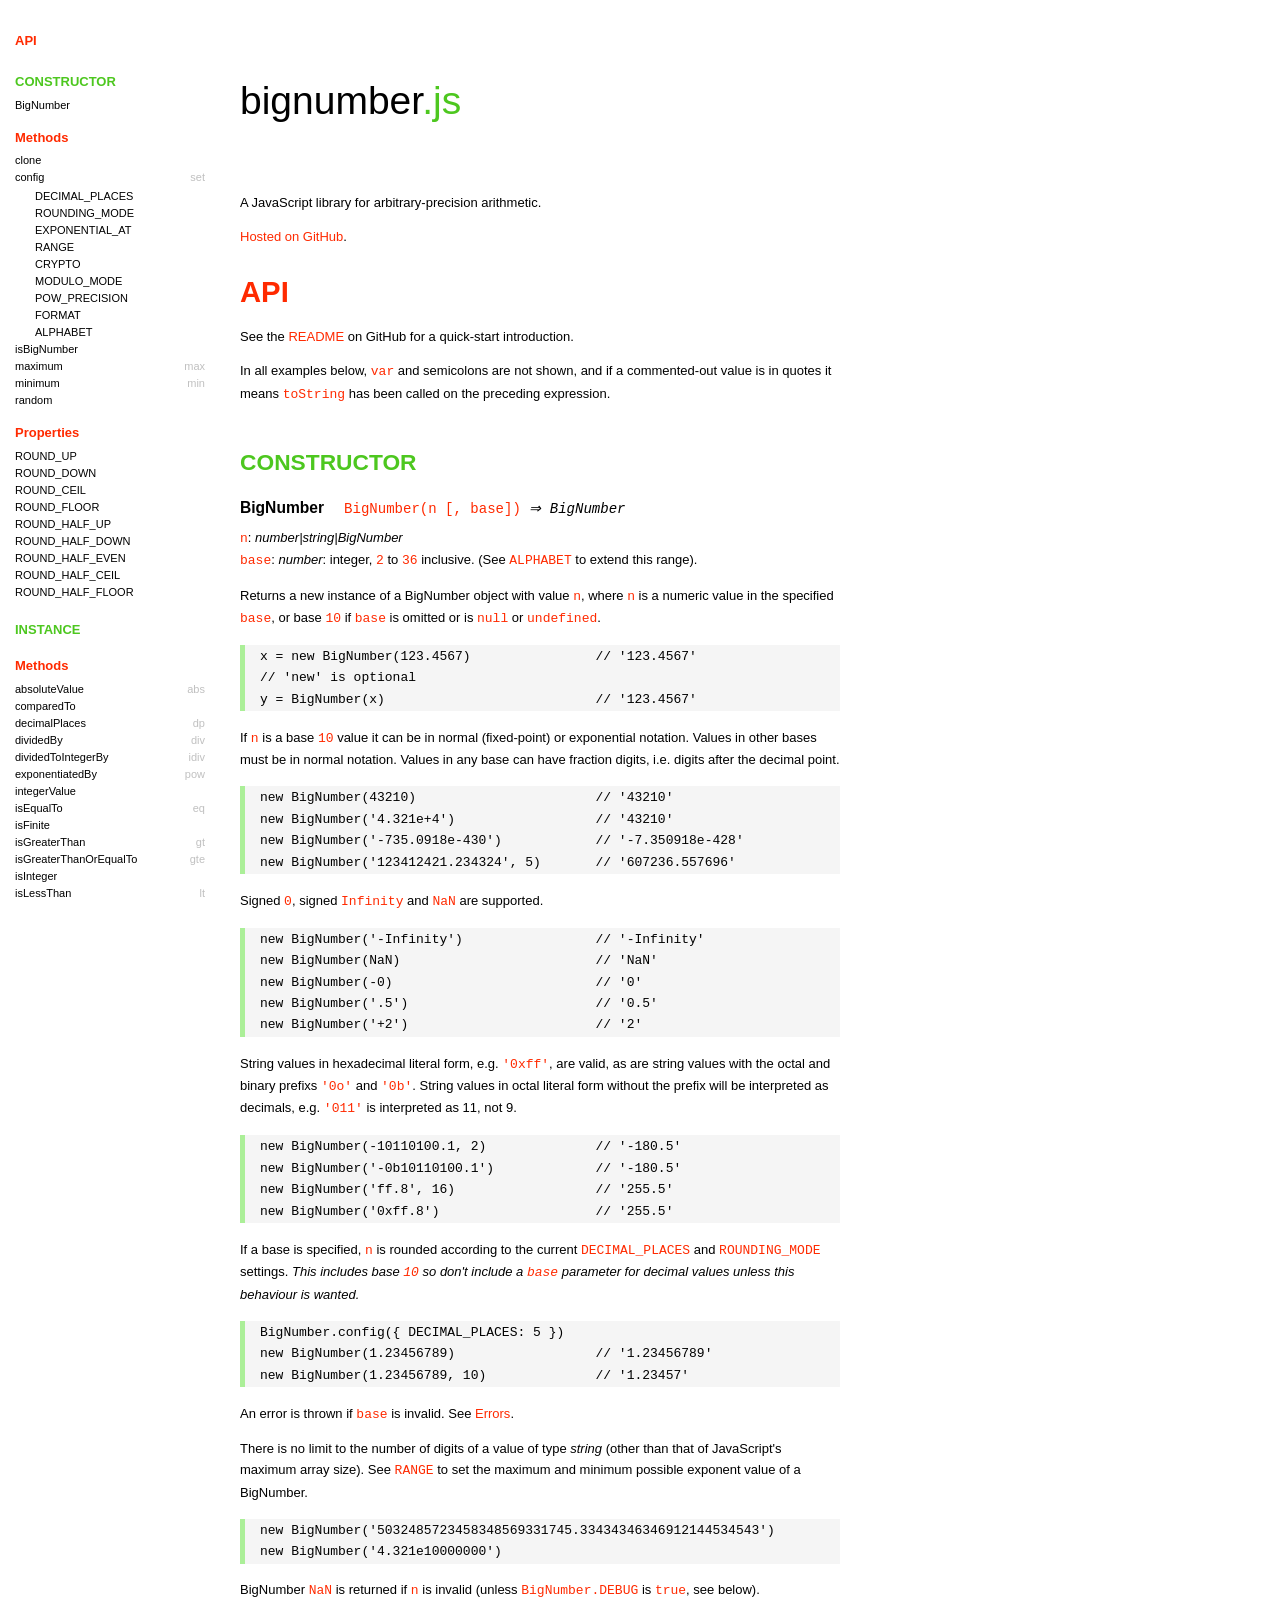
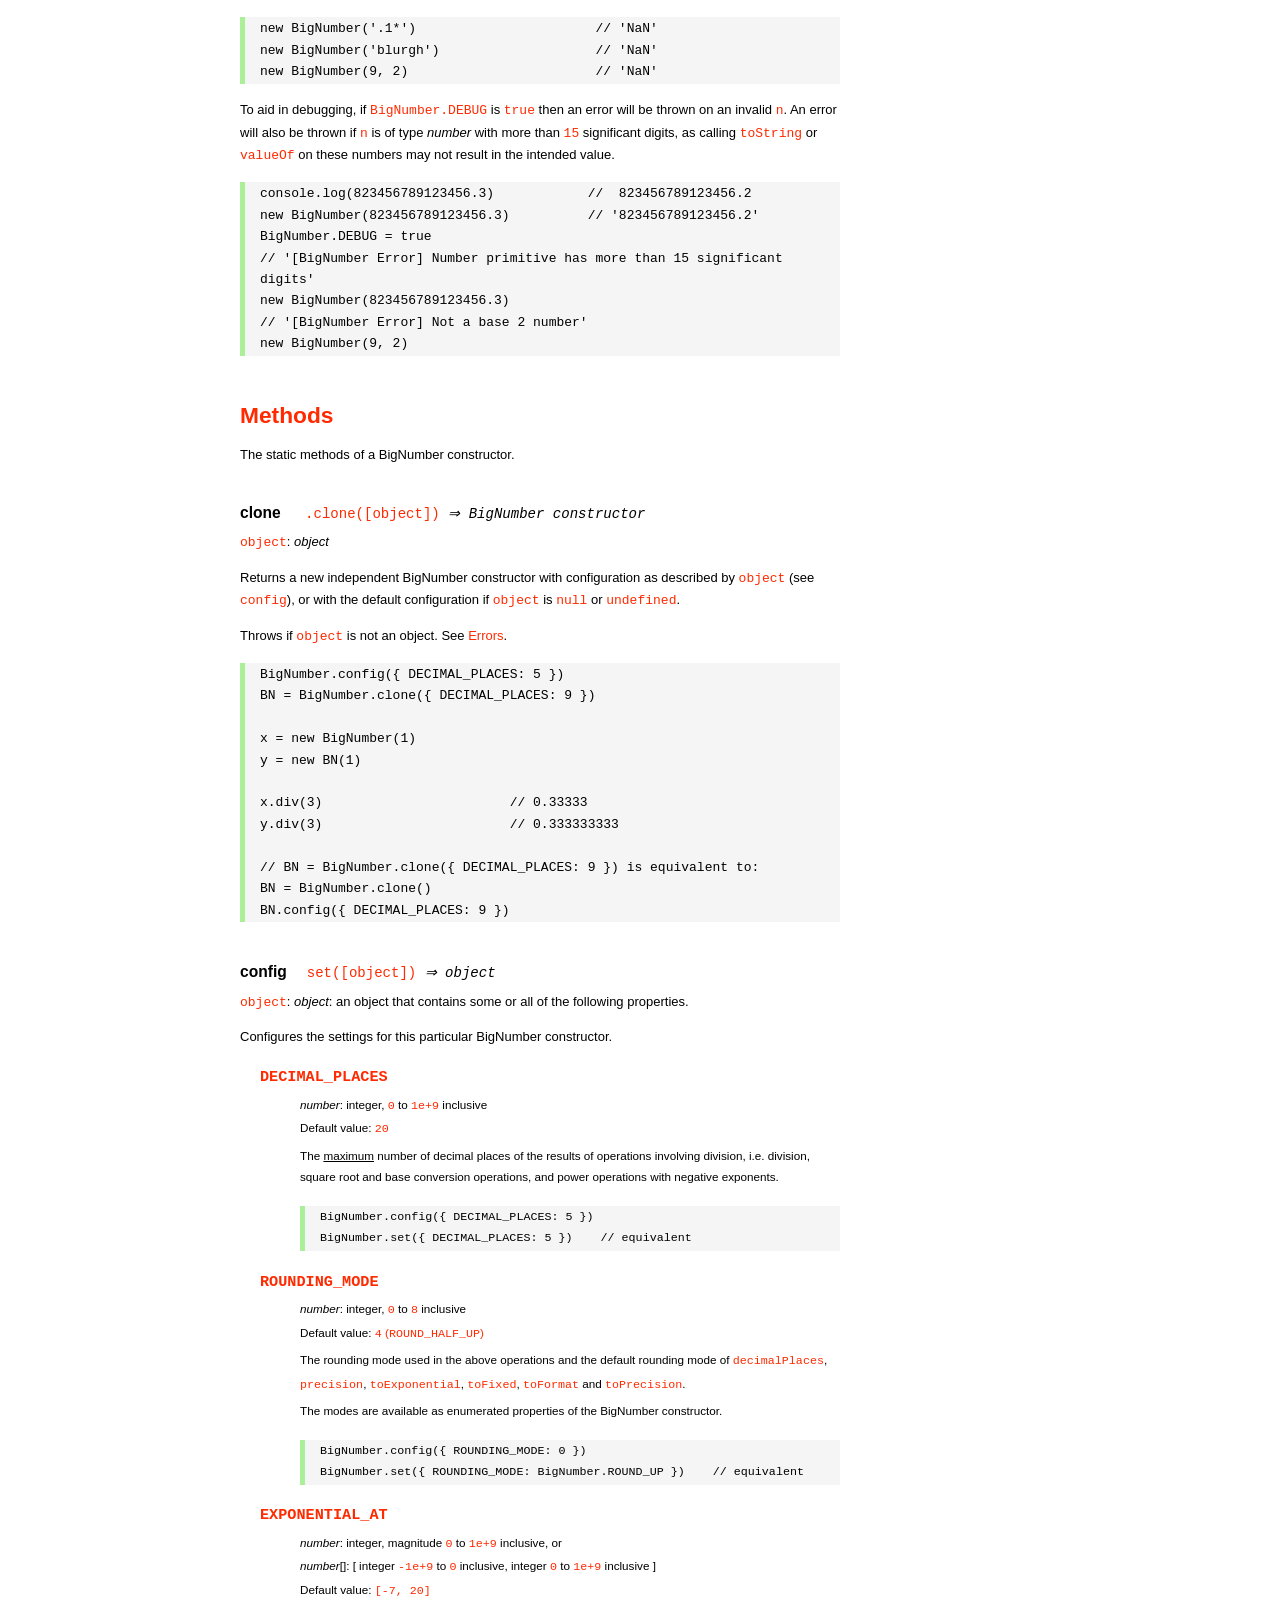
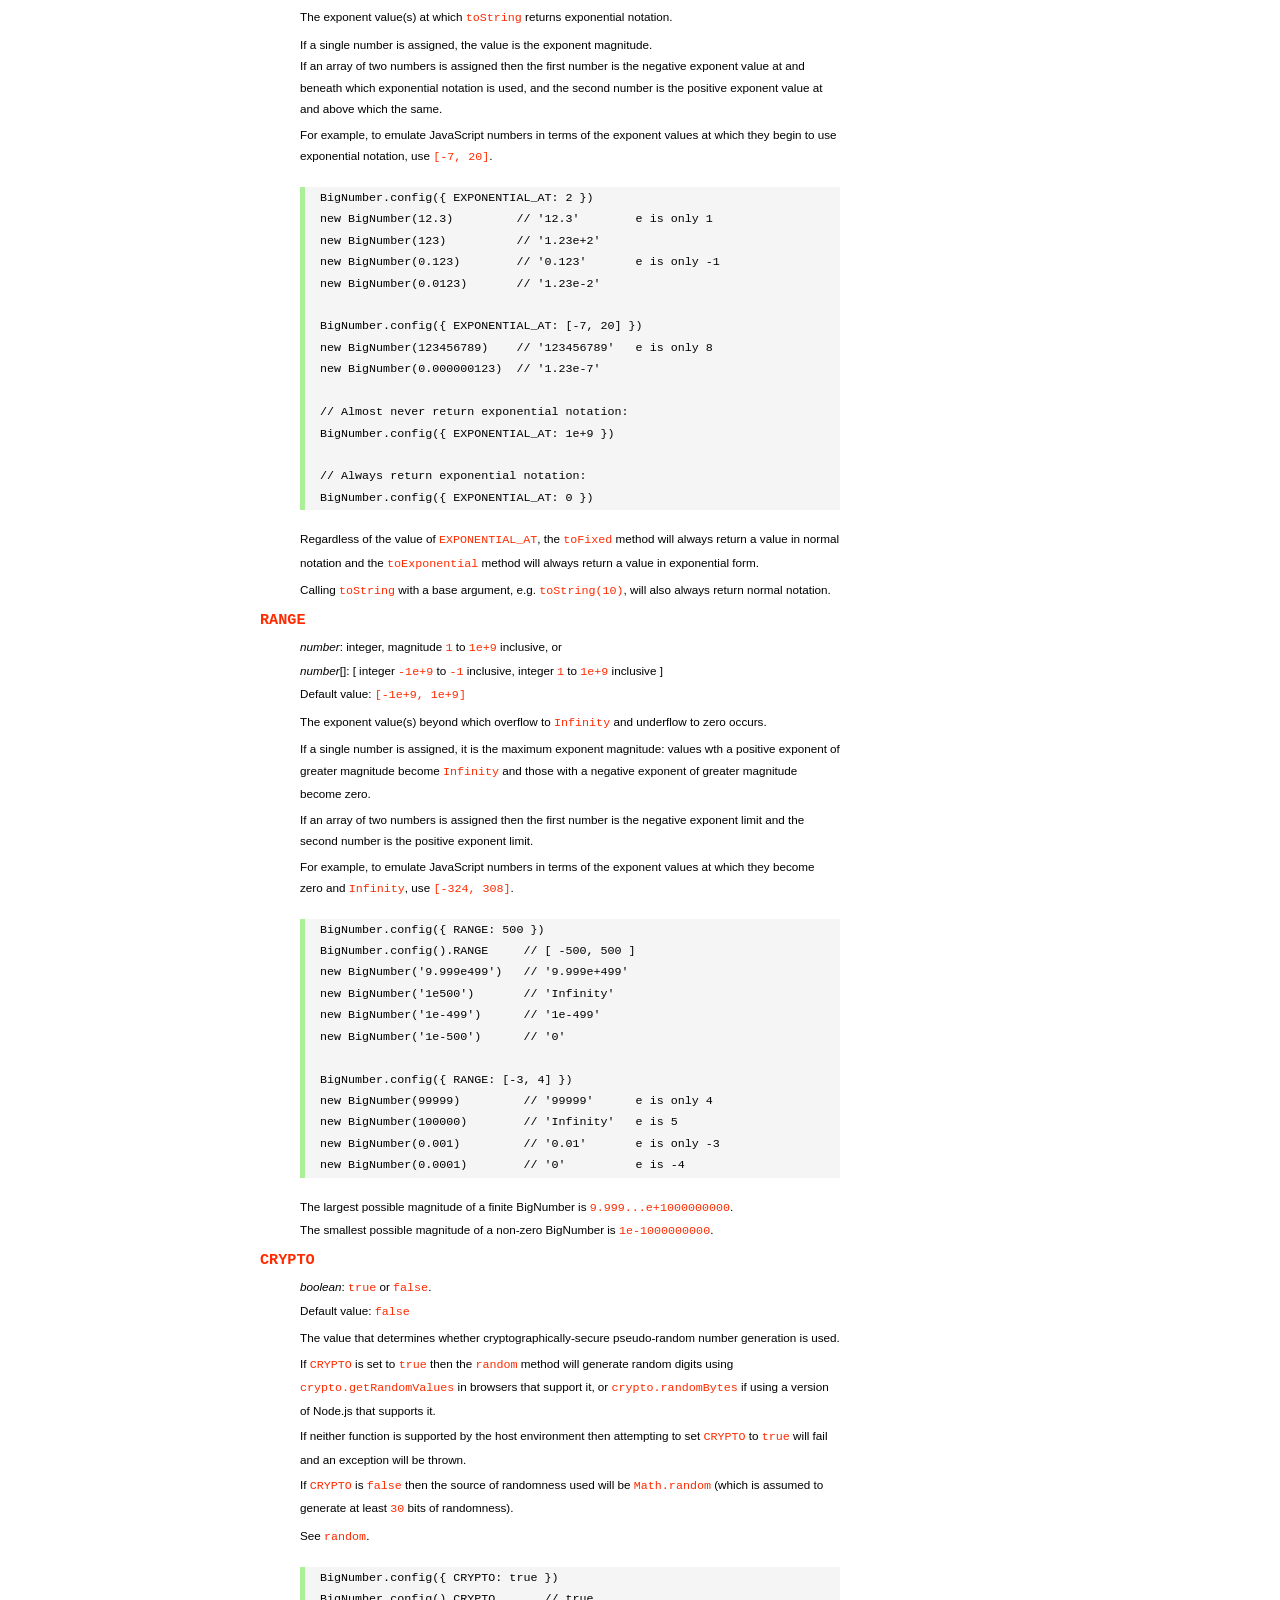
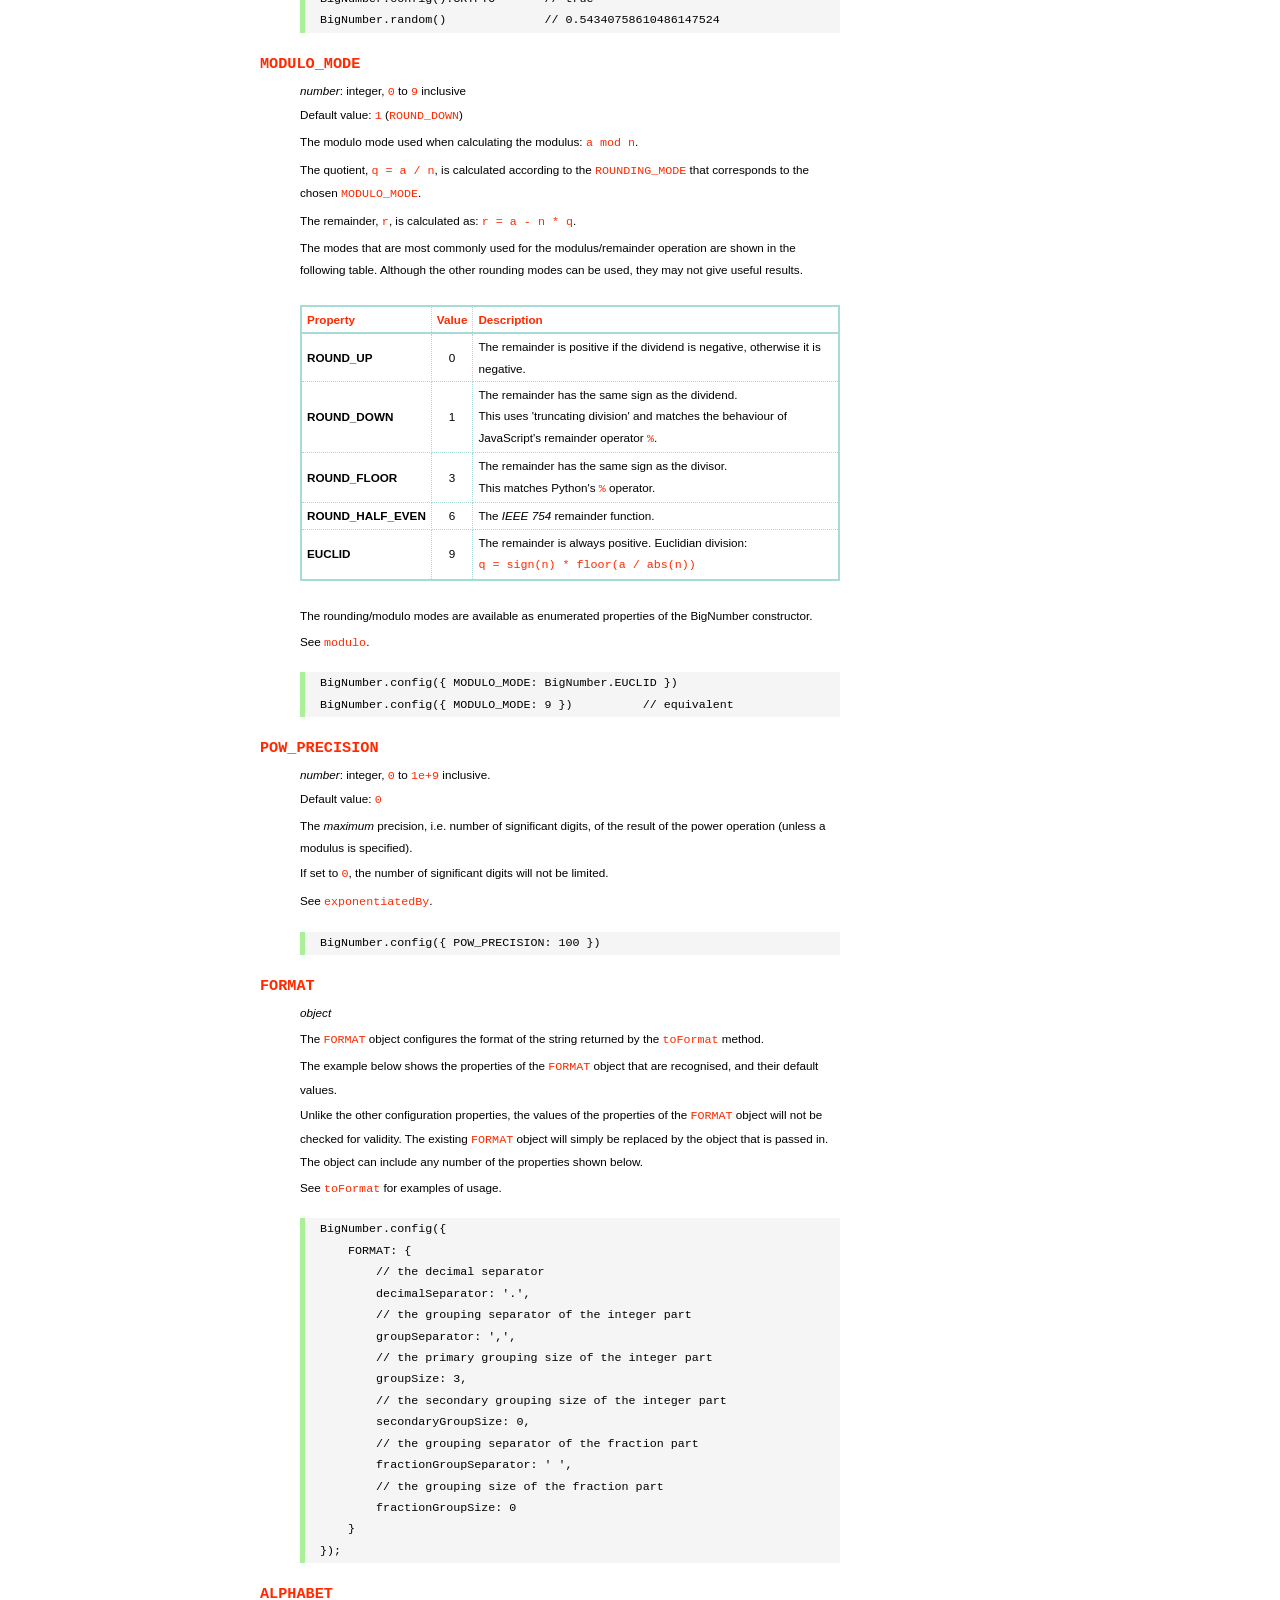
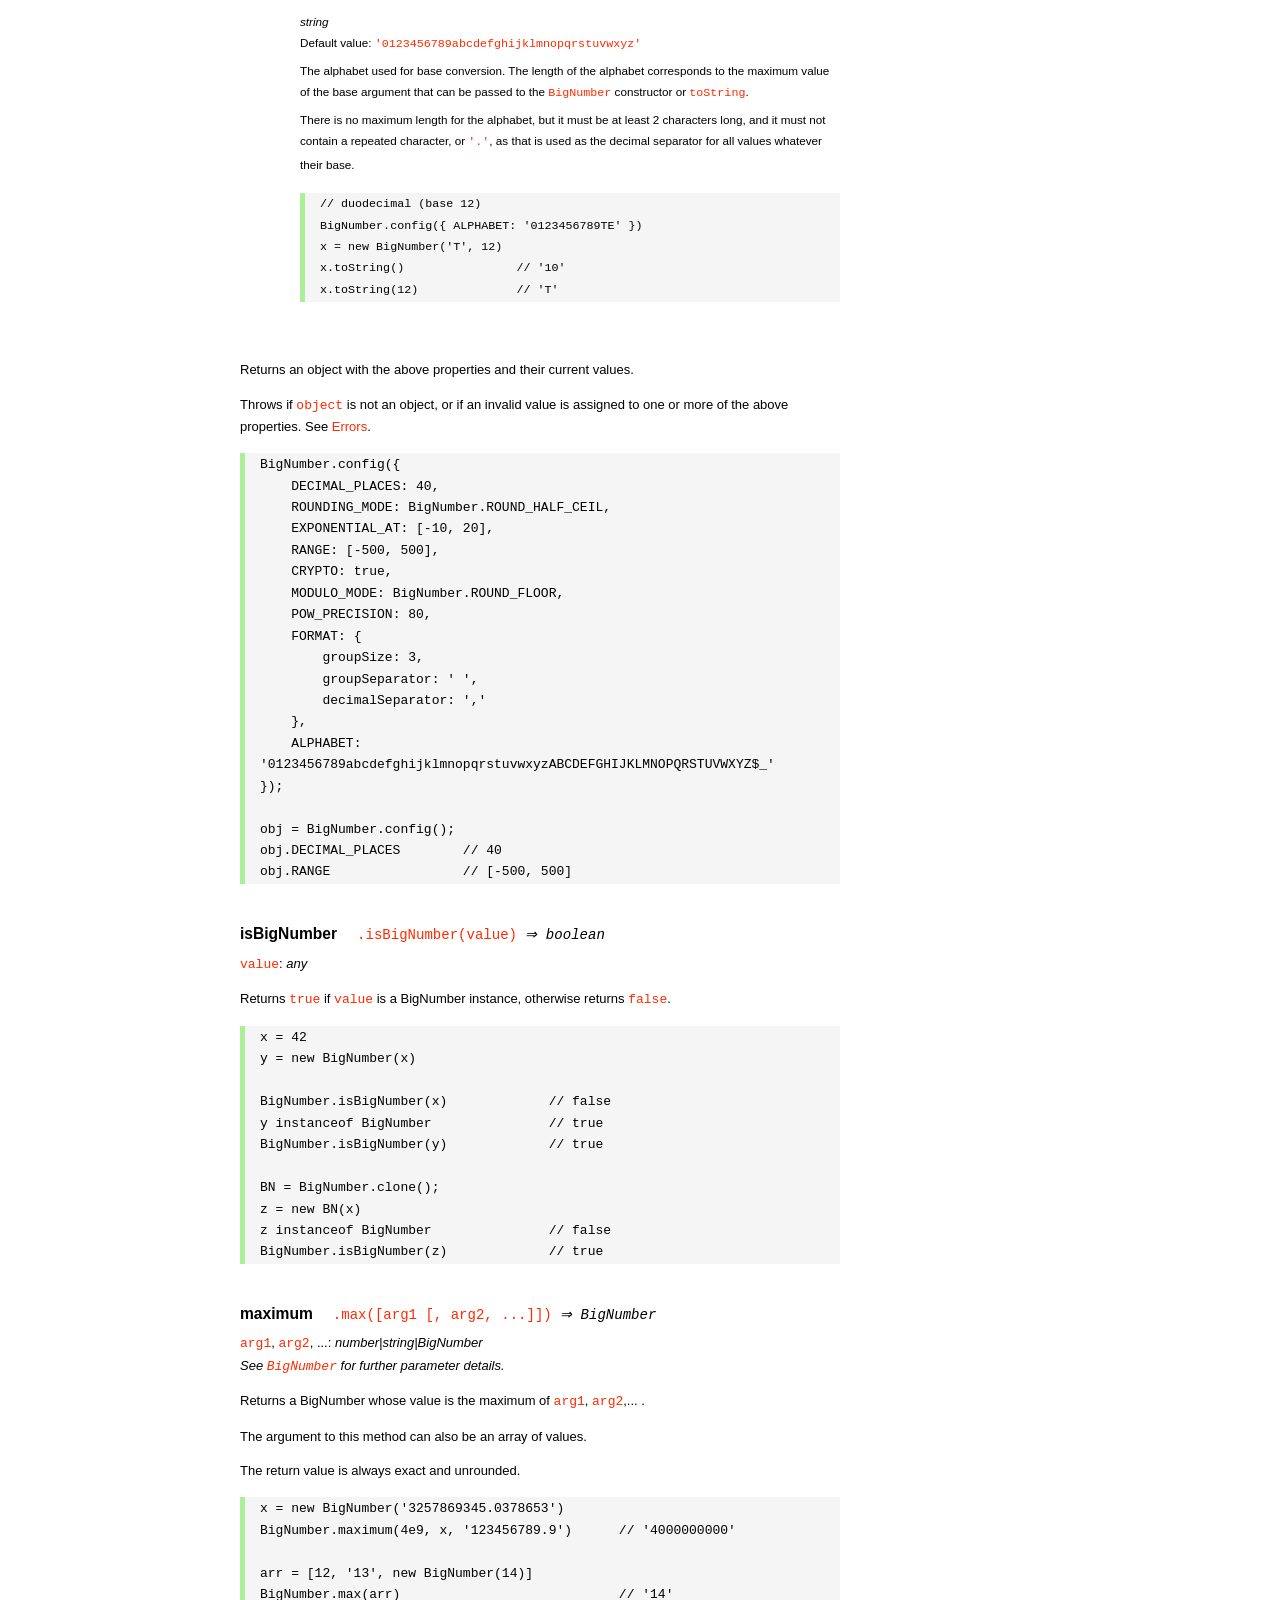
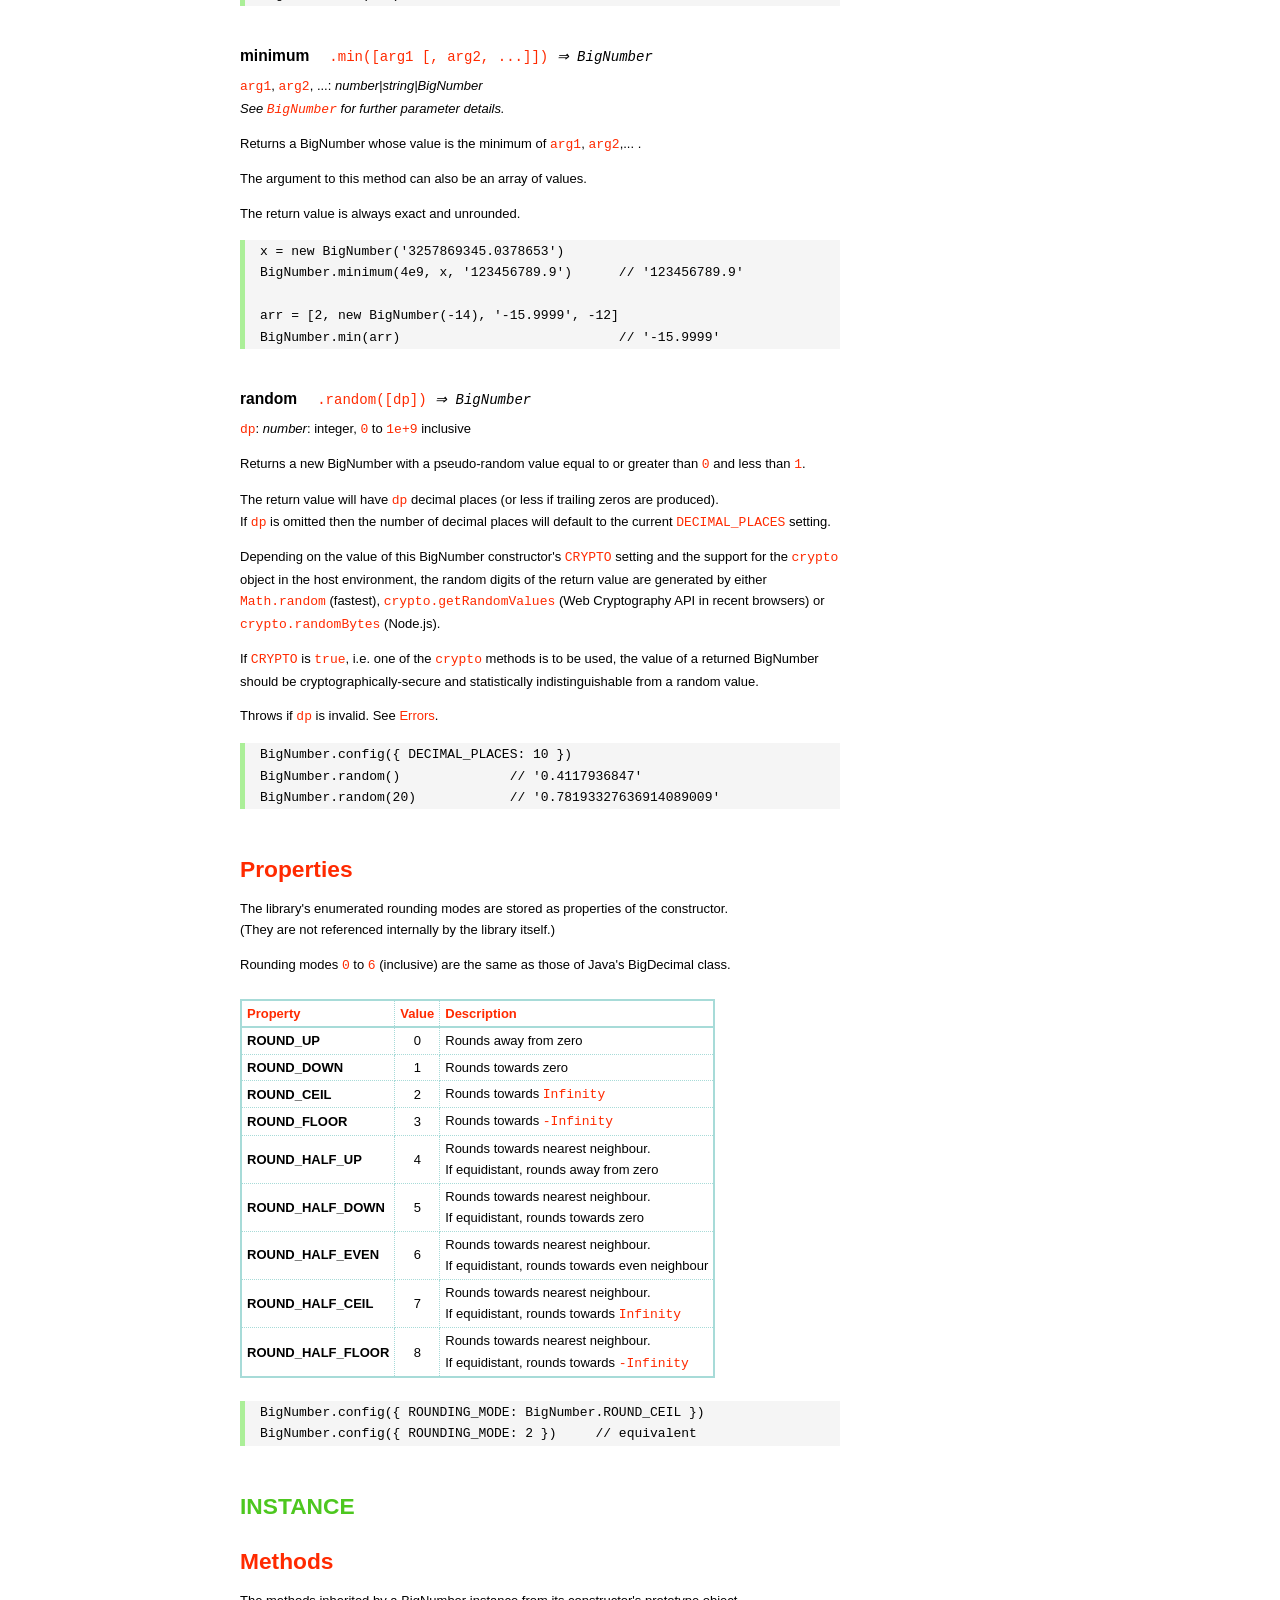
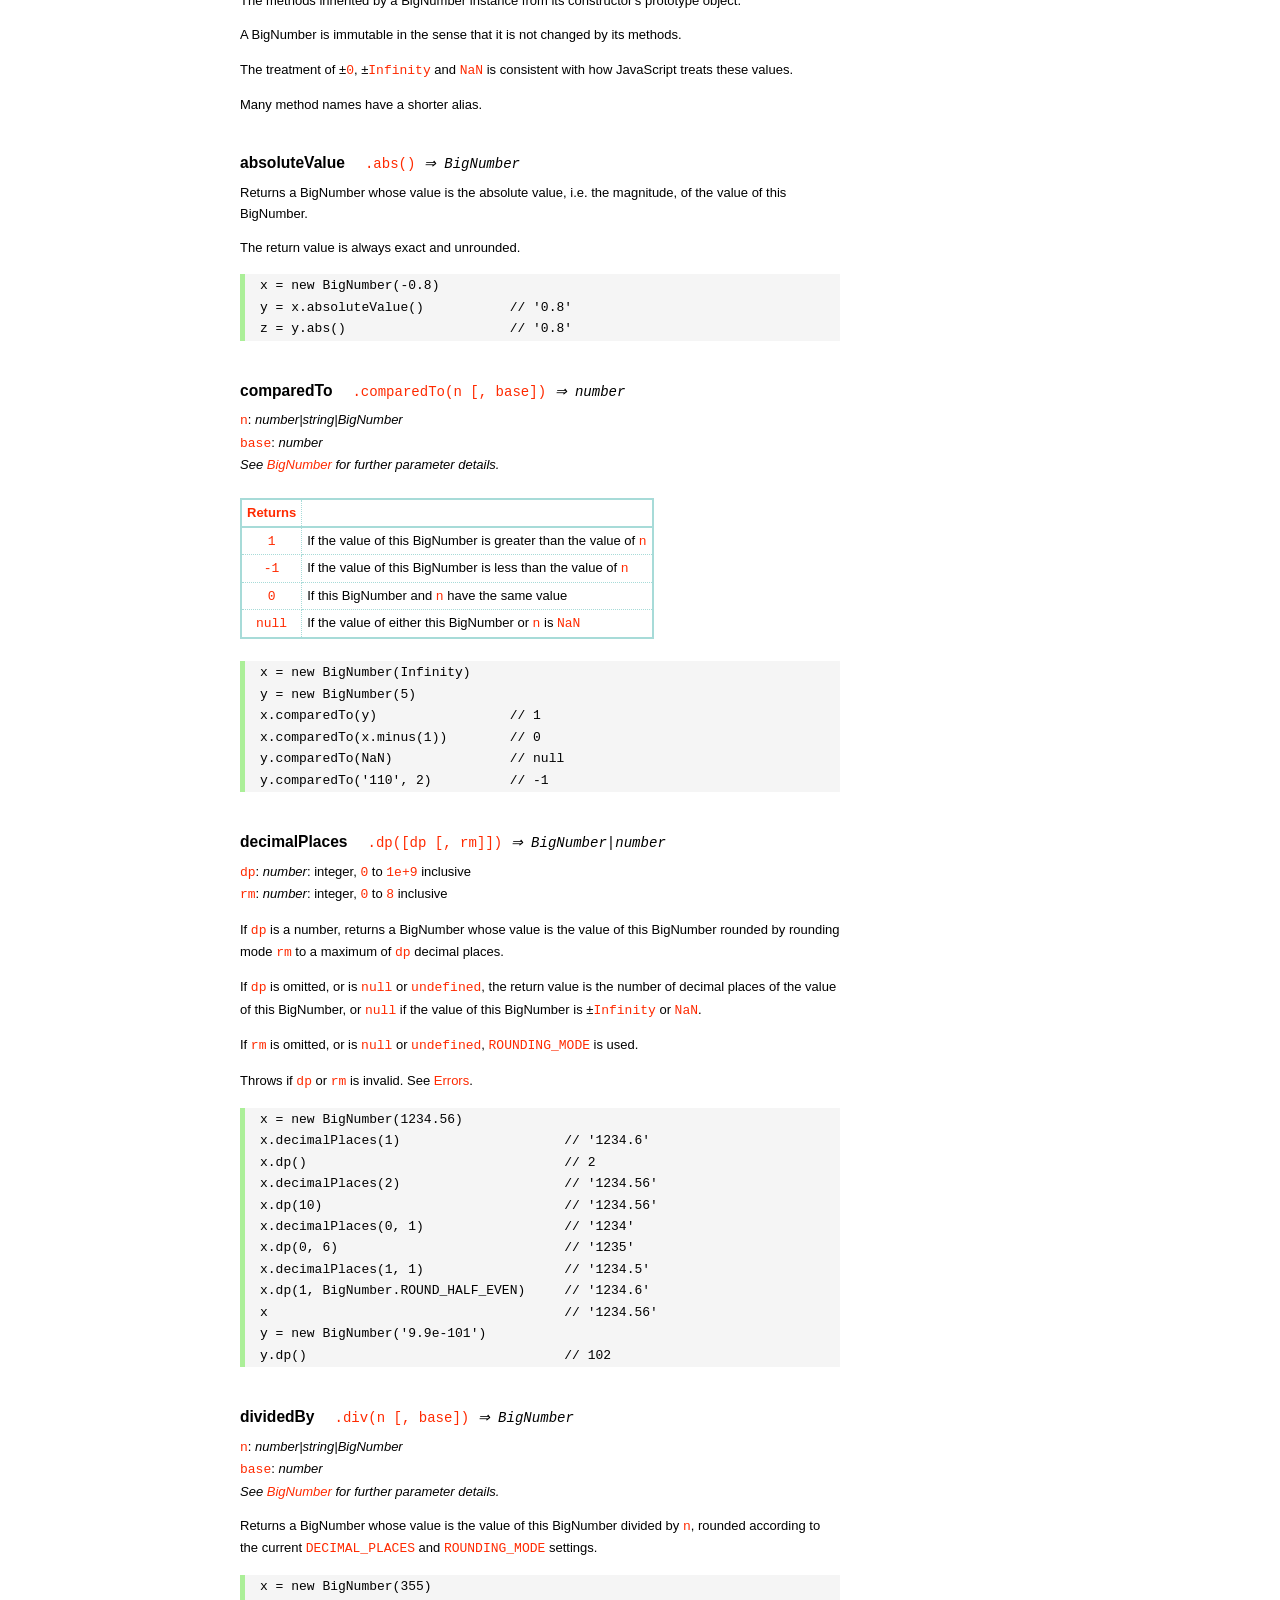
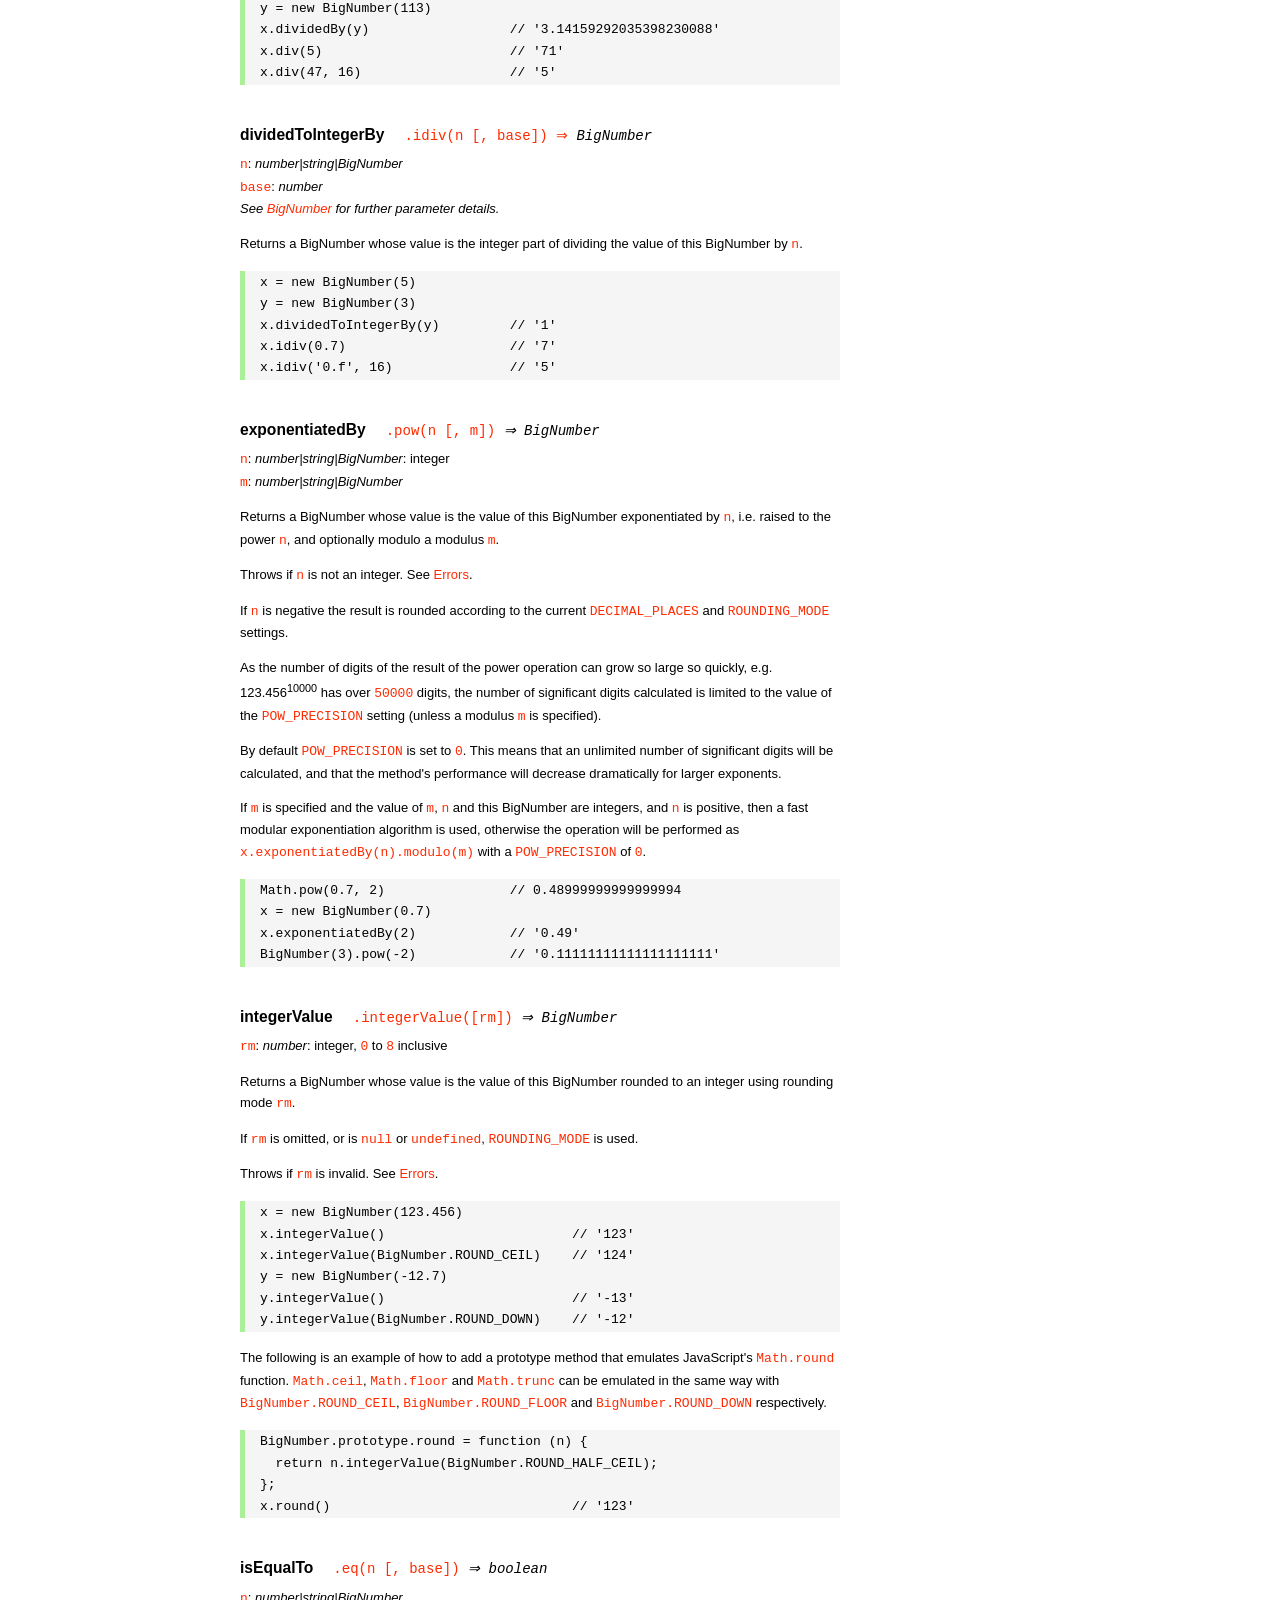
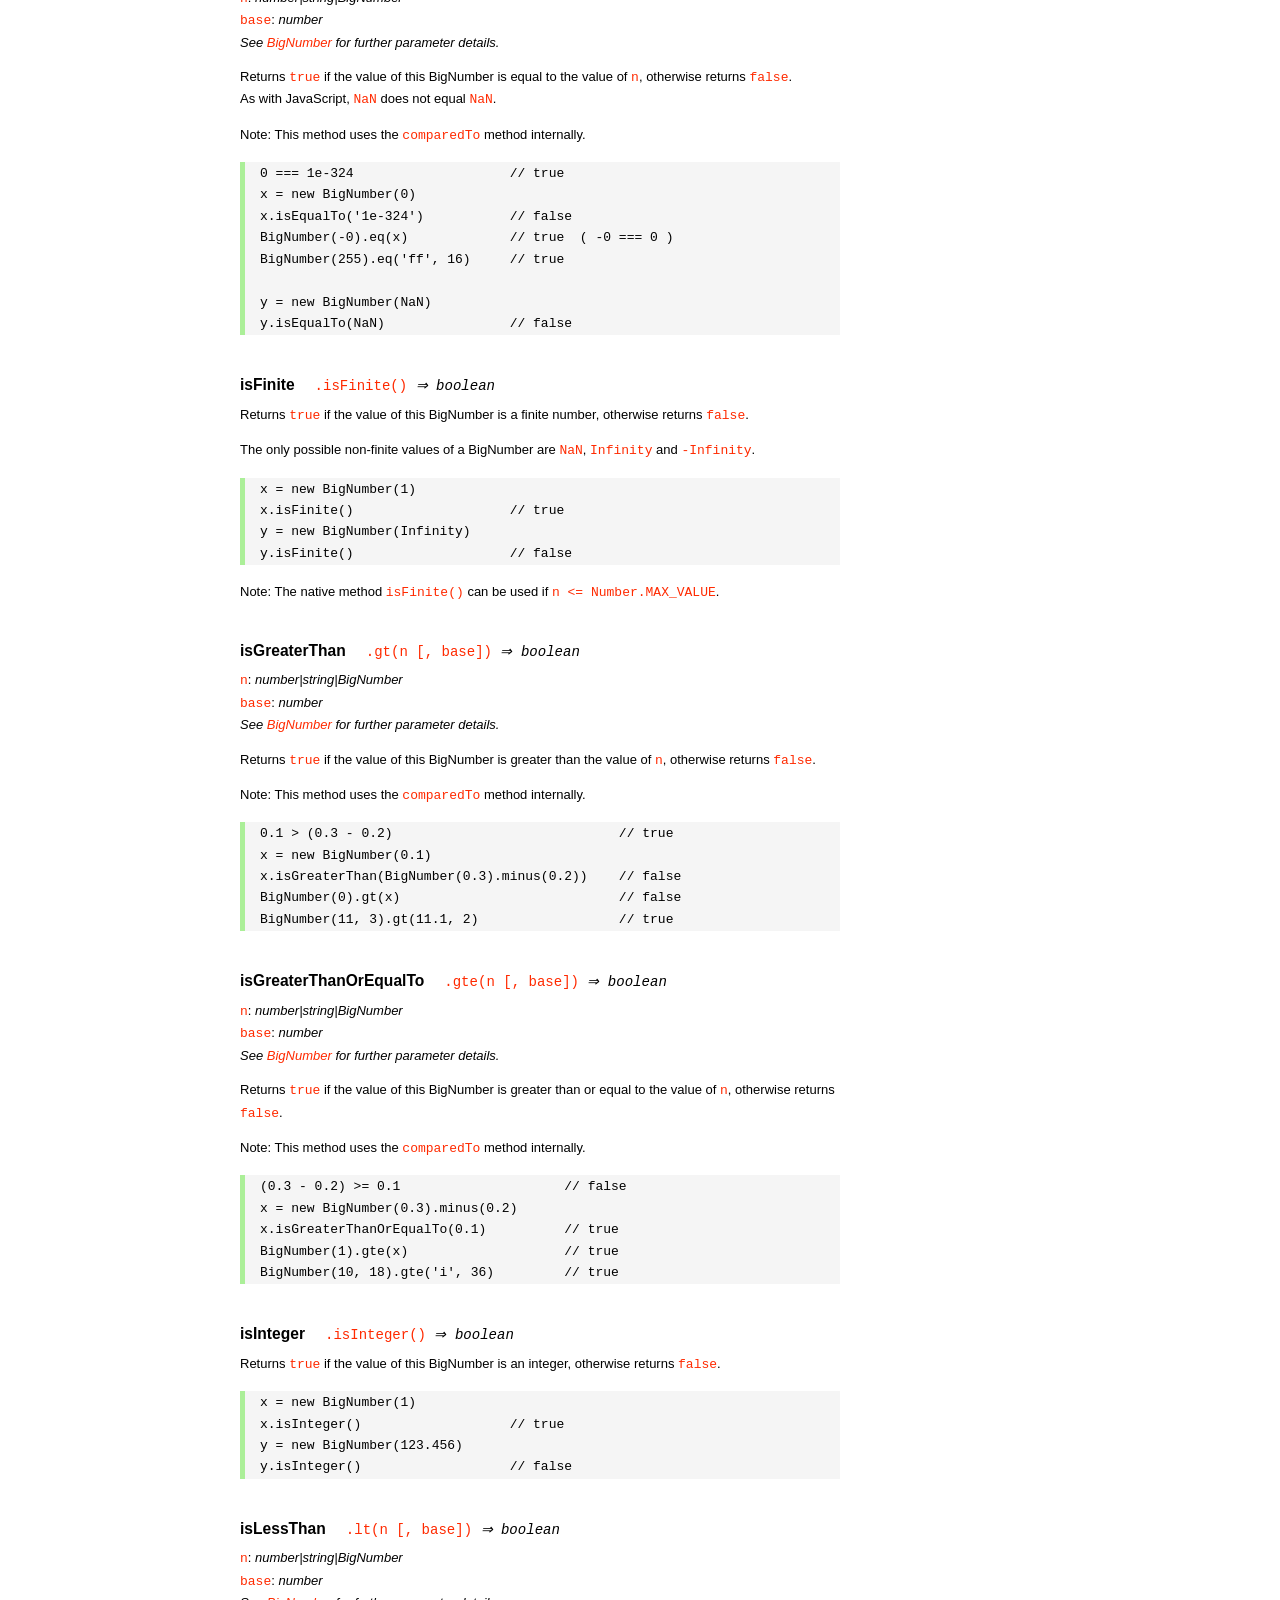
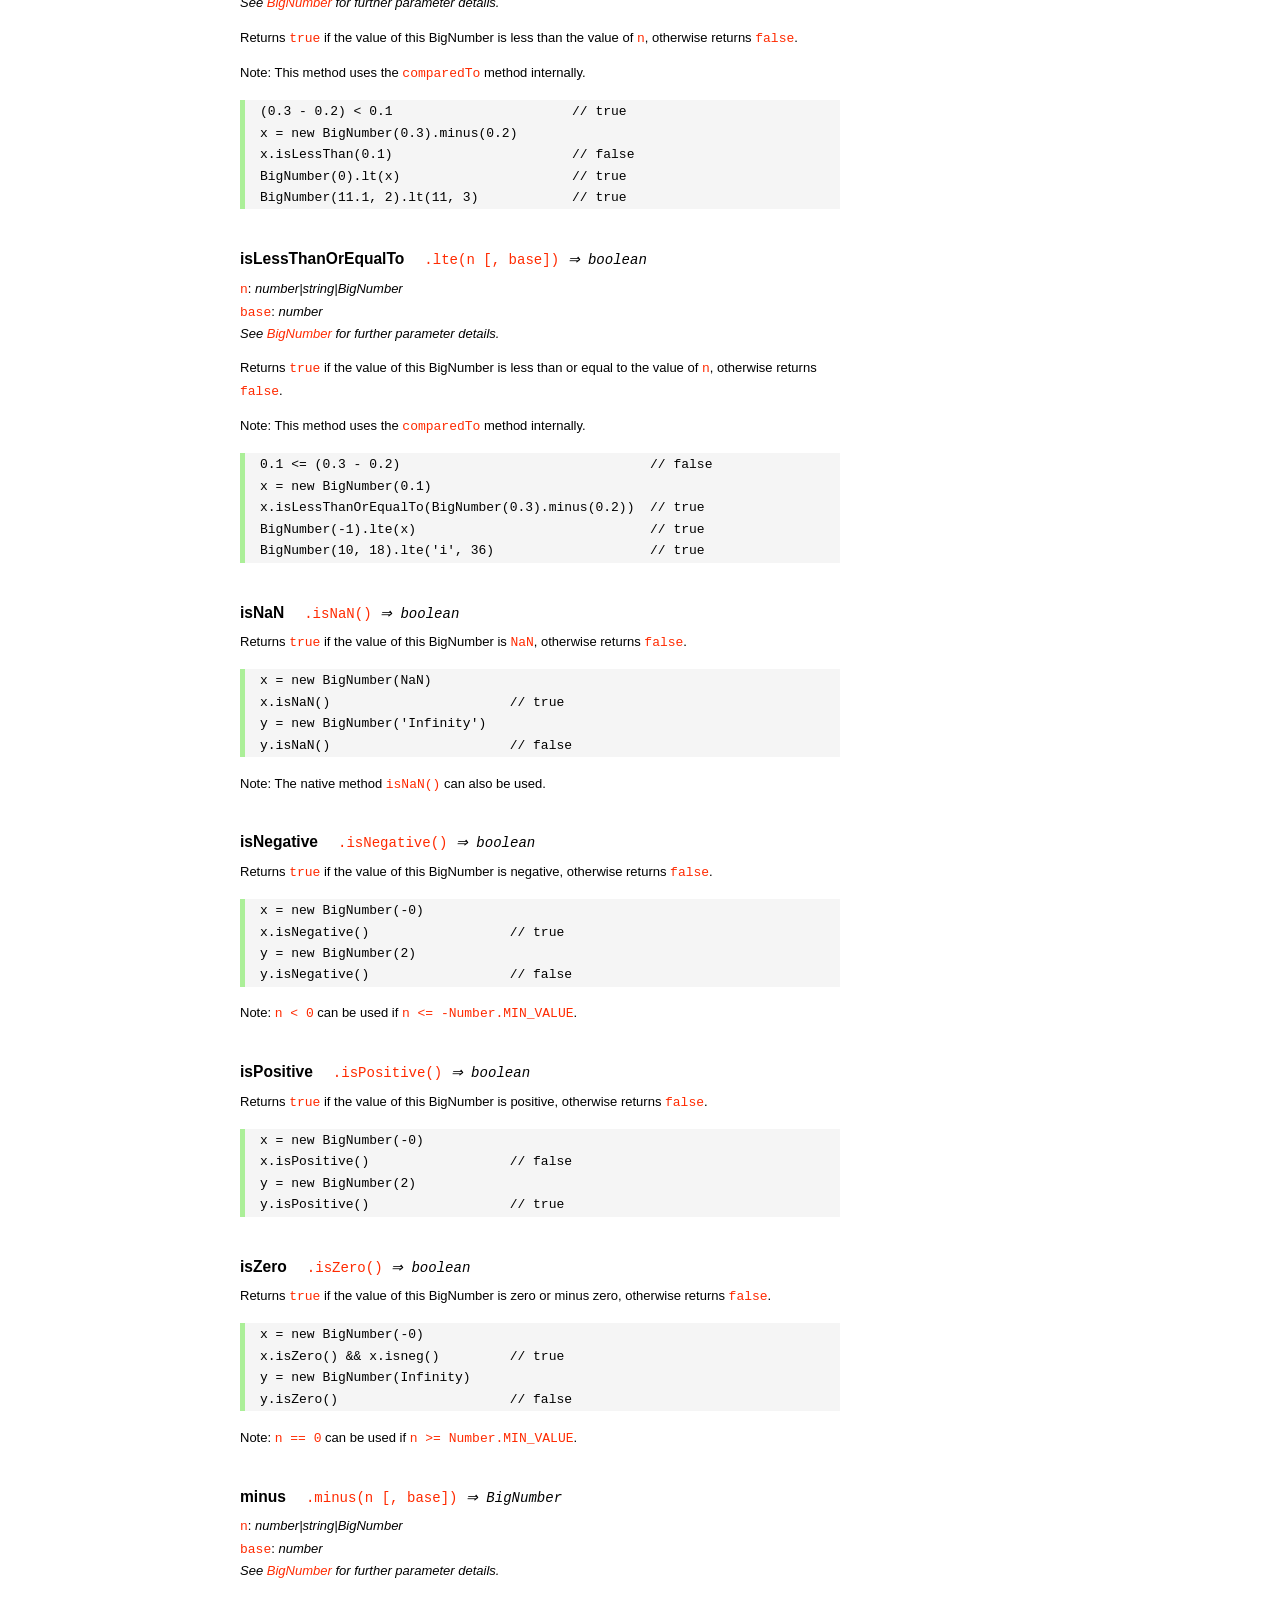
<file: Vue_pc/vue_server_00/node_modules/bignumber.js/doc/API.html>
<!DOCTYPE HTML>
<html>
<head>
<meta charset="utf-8">
<meta http-equiv="X-UA-Compatible" content="IE=edge">
<meta name="Author" content="M Mclaughlin">
<title>bignumber.js API</title>
<style>
html{font-size:100%}
body{background:#fff;font-family:"Helvetica Neue",Helvetica,Arial,sans-serif;font-size:13px;
  line-height:1.65em;min-height:100%;margin:0}
body,i{color:#000}
.nav{background:#fff;position:fixed;top:0;bottom:0;left:0;width:200px;overflow-y:auto;
  padding:15px 0 30px 15px}
div.container{width:600px;margin:50px 0 50px 240px}
p{margin:0 0 1em;width:600px}
pre,ul{margin:1em 0}
h1,h2,h3,h4,h5{margin:0;padding:1.5em 0 0}
h1,h2{padding:.75em 0}
h1{font:400 3em Verdana,sans-serif;color:#000;margin-bottom:1em}
h2{font-size:2.25em;color:#ff2a00}
h3{font-size:1.75em;color:#4dc71f}
h4{font-size:1.75em;color:#ff2a00;padding-bottom:.75em}
h5{font-size:1.2em;margin-bottom:.4em}
h6{font-size:1.1em;margin-bottom:0.8em;padding:0.5em 0}
dd{padding-top:.35em}
dt{padding-top:.5em}
b{font-weight:700}
dt b{font-size:1.3em}
a,a:visited{color:#ff2a00;text-decoration:none}
a:active,a:hover{outline:0;text-decoration:underline}
.nav a,.nav b,.nav a:visited{display:block;color:#ff2a00;font-weight:700; margin-top:15px}
.nav b{color:#4dc71f;margin-top:20px;cursor:default;width:auto}
ul{list-style-type:none;padding:0 0 0 20px}
.nav ul{line-height:14px;padding-left:0;margin:5px 0 0}
.nav ul a,.nav ul a:visited,span{display:inline;color:#000;font-family:Verdana,Geneva,sans-serif;
  font-size:11px;font-weight:400;margin:0}
.inset,ul.inset{margin-left:20px}
.inset{font-size:.9em}
.nav li{width:auto;margin:0 0 3px}
.alias{font-style:italic;margin-left:20px}
table{border-collapse:collapse;border-spacing:0;border:2px solid #a7dbd8;margin:1.75em 0;padding:0}
td,th{text-align:left;margin:0;padding:2px 5px;border:1px dotted #a7dbd8}
th{border-top:2px solid #a7dbd8;border-bottom:2px solid #a7dbd8;color:#ff2a00}
code,pre{font-family:Consolas, monaco, monospace;font-weight:400}
pre{background:#f5f5f5;white-space:pre-wrap;word-wrap:break-word;border-left:5px solid #abef98;
  padding:1px 0 1px 15px;margin:1.2em 0}
code,.nav-title{color:#ff2a00}
.end{margin-bottom:25px}
.centre{text-align:center}
.error-table{font-size:13px;width:100%}
#faq{margin:3em 0 0}
li span{float:right;margin-right:10px;color:#c0c0c0}
#js{font:inherit;color:#4dc71f}
</style>
</head>
<body>

  <div class="nav">

    <a class='nav-title' href="#">API</a>

    <b> CONSTRUCTOR </b>
    <ul>
      <li><a href="#bignumber">BigNumber</a></li>
    </ul>

    <a href="#methods">Methods</a>
    <ul>
      <li><a href="#clone">clone</a></li>
      <li><a href="#config" >config</a><span>set</span></li>
      <li>
        <ul class="inset">
          <li><a href="#decimal-places">DECIMAL_PLACES</a></li>
          <li><a href="#rounding-mode" >ROUNDING_MODE</a></li>
          <li><a href="#exponential-at">EXPONENTIAL_AT</a></li>
          <li><a href="#range"         >RANGE</a></li>
          <li><a href="#crypto"        >CRYPTO</a></li>
          <li><a href="#modulo-mode"   >MODULO_MODE</a></li>
          <li><a href="#pow-precision" >POW_PRECISION</a></li>
          <li><a href="#format"        >FORMAT</a></li>
          <li><a href="#alphabet"      >ALPHABET</a></li>
        </ul>
      </li>
      <li><a href="#isBigNumber">isBigNumber</a></li>
      <li><a href="#max"        >maximum</a><span>max</span></li>
      <li><a href="#min"        >minimum</a><span>min</span></li>
      <li><a href="#random"     >random</a></li>
    </ul>

    <a href="#constructor-properties">Properties</a>
    <ul>
      <li><a href="#round-up"        >ROUND_UP</a></li>
      <li><a href="#round-down"      >ROUND_DOWN</a></li>
      <li><a href="#round-ceil"      >ROUND_CEIL</a></li>
      <li><a href="#round-floor"     >ROUND_FLOOR</a></li>
      <li><a href="#round-half-up"   >ROUND_HALF_UP</a></li>
      <li><a href="#round-half-down" >ROUND_HALF_DOWN</a></li>
      <li><a href="#round-half-even" >ROUND_HALF_EVEN</a></li>
      <li><a href="#round-half-ceil" >ROUND_HALF_CEIL</a></li>
      <li><a href="#round-half-floor">ROUND_HALF_FLOOR</a></li>
    </ul>

    <b> INSTANCE </b>

    <a href="#prototype-methods">Methods</a>
    <ul>
      <li><a href="#abs"    >absoluteValue         </a><span>abs</span>  </li>
      <li><a href="#cmp"    >comparedTo            </a>                  </li>
      <li><a href="#dp"     >decimalPlaces         </a><span>dp</span>   </li>
      <li><a href="#div"    >dividedBy             </a><span>div</span>  </li>
      <li><a href="#divInt" >dividedToIntegerBy    </a><span>idiv</span> </li>
      <li><a href="#pow"    >exponentiatedBy       </a><span>pow</span>  </li>
      <li><a href="#int"    >integerValue          </a>                  </li>
      <li><a href="#eq"     >isEqualTo             </a><span>eq</span>   </li>
      <li><a href="#isF"    >isFinite              </a>                  </li>
      <li><a href="#gt"     >isGreaterThan         </a><span>gt</span>   </li>
      <li><a href="#gte"    >isGreaterThanOrEqualTo</a><span>gte</span>  </li>
      <li><a href="#isInt"  >isInteger             </a>                  </li>
      <li><a href="#lt"     >isLessThan            </a><span>lt</span>   </li>
      <li><a href="#lte"    >isLessThanOrEqualTo   </a><span>lte</span>  </li>
      <li><a href="#isNaN"  >isNaN                 </a>                  </li>
      <li><a href="#isNeg"  >isNegative            </a>                  </li>
      <li><a href="#isPos"  >isPositive            </a>                  </li>
      <li><a href="#isZ"    >isZero                </a>                  </li>
      <li><a href="#minus"  >minus                 </a>                  </li>
      <li><a href="#mod"    >modulo                </a><span>mod</span>  </li>
      <li><a href="#times"  >multipliedBy          </a><span>times</span></li>
      <li><a href="#neg"    >negated               </a>                  </li>
      <li><a href="#plus"   >plus                  </a>                  </li>
      <li><a href="#sd"     >precision             </a><span>sd</span>   </li>
      <li><a href="#shift"  >shiftedBy             </a>                  </li>
      <li><a href="#sqrt"   >squareRoot            </a><span>sqrt</span> </li>
      <li><a href="#toE"    >toExponential         </a>                  </li>
      <li><a href="#toFix"  >toFixed               </a>                  </li>
      <li><a href="#toFor"  >toFormat              </a>                  </li>
      <li><a href="#toFr"   >toFraction            </a>                  </li>
      <li><a href="#toJSON" >toJSON                </a>                  </li>
      <li><a href="#toN"    >toNumber              </a>                  </li>
      <li><a href="#toP"    >toPrecision           </a>                  </li>
      <li><a href="#toS"    >toString              </a>                  </li>
      <li><a href="#valueOf">valueOf               </a>                  </li>
    </ul>

    <a href="#instance-properties">Properties</a>
    <ul>
      <li><a href="#coefficient">c: coefficient</a></li>
      <li><a href="#exponent"   >e: exponent</a></li>
      <li><a href="#sign"       >s: sign</a></li>
    </ul>

    <a href="#zero-nan-infinity">Zero, NaN &amp; Infinity</a>
    <a href="#Errors">Errors</a>
    <a class='end' href="#faq">FAQ</a>

  </div>

  <div class="container">

    <h1>bignumber<span id='js'>.js</span></h1>

    <p>A JavaScript library for arbitrary-precision arithmetic.</p>
    <p><a href="https://github.com/MikeMcl/bignumber.js">Hosted on GitHub</a>. </p>

    <h2>API</h2>

    <p>
      See the <a href='https://github.com/MikeMcl/bignumber.js'>README</a> on GitHub for a
      quick-start introduction.
    </p>
    <p>
      In all examples below, <code>var</code> and semicolons are not shown, and if a commented-out
      value is in quotes it means <code>toString</code> has been called on the preceding expression.
    </p>


    <h3>CONSTRUCTOR</h3>


    <h5 id="bignumber">
      BigNumber<code class='inset'>BigNumber(n [, base]) <i>&rArr; BigNumber</i></code>
    </h5>
    <p>
      <code>n</code>: <i>number|string|BigNumber</i><br />
      <code>base</code>: <i>number</i>: integer, <code>2</code> to <code>36</code> inclusive. (See
      <a href='#alphabet'><code>ALPHABET</code></a> to extend this range).
    </p>
    <p>
      Returns a new instance of a BigNumber object with value <code>n</code>, where <code>n</code>
      is a numeric value in the specified <code>base</code>, or base <code>10</code> if
      <code>base</code> is omitted or is <code>null</code> or <code>undefined</code>.
    </p>
    <pre>
x = new BigNumber(123.4567)                // '123.4567'
// 'new' is optional
y = BigNumber(x)                           // '123.4567'</pre>
    <p>
      If <code>n</code> is a base <code>10</code> value it can be in normal (fixed-point) or
      exponential notation. Values in other bases must be in normal notation. Values in any base can
      have fraction digits, i.e. digits after the decimal point.
    </p>
    <pre>
new BigNumber(43210)                       // '43210'
new BigNumber('4.321e+4')                  // '43210'
new BigNumber('-735.0918e-430')            // '-7.350918e-428'
new BigNumber('123412421.234324', 5)       // '607236.557696'</pre>
    <p>
      Signed <code>0</code>, signed <code>Infinity</code> and <code>NaN</code> are supported.
    </p>
    <pre>
new BigNumber('-Infinity')                 // '-Infinity'
new BigNumber(NaN)                         // 'NaN'
new BigNumber(-0)                          // '0'
new BigNumber('.5')                        // '0.5'
new BigNumber('+2')                        // '2'</pre>
    <p>
      String values in hexadecimal literal form, e.g. <code>'0xff'</code>, are valid, as are
      string values with the octal and binary prefixs <code>'0o'</code> and <code>'0b'</code>.
      String values in octal literal form without the prefix will be interpreted as
      decimals, e.g. <code>'011'</code> is interpreted as 11, not 9.
    </p>
    <pre>
new BigNumber(-10110100.1, 2)              // '-180.5'
new BigNumber('-0b10110100.1')             // '-180.5'
new BigNumber('ff.8', 16)                  // '255.5'
new BigNumber('0xff.8')                    // '255.5'</pre>
    <p>
      If a base is specified, <code>n</code> is rounded according to the current
      <a href='#decimal-places'><code>DECIMAL_PLACES</code></a> and
      <a href='#rounding-mode'><code>ROUNDING_MODE</code></a> settings. <em>This includes base
      <code>10</code> so don't include a <code>base</code> parameter for decimal values unless
      this behaviour is wanted.</em>
    </p>
    <pre>BigNumber.config({ DECIMAL_PLACES: 5 })
new BigNumber(1.23456789)                  // '1.23456789'
new BigNumber(1.23456789, 10)              // '1.23457'</pre>
    <p>An error is thrown if <code>base</code> is invalid. See <a href='#Errors'>Errors</a>.</p>
    <p>
      There is no limit to the number of digits of a value of type <em>string</em> (other than
      that of JavaScript's maximum array size). See <a href='#range'><code>RANGE</code></a> to set
      the maximum and minimum possible exponent value of a BigNumber.
    </p>
    <pre>
new BigNumber('5032485723458348569331745.33434346346912144534543')
new BigNumber('4.321e10000000')</pre>
    <p>BigNumber <code>NaN</code> is returned if <code>n</code> is invalid
    (unless <code>BigNumber.DEBUG</code> is <code>true</code>, see below).</p>
    <pre>
new BigNumber('.1*')                       // 'NaN'
new BigNumber('blurgh')                    // 'NaN'
new BigNumber(9, 2)                        // 'NaN'</pre>
    <p>
      To aid in debugging, if <code>BigNumber.DEBUG</code> is <code>true</code> then an error will
      be thrown on an invalid <code>n</code>. An error will also be thrown if <code>n</code> is of
      type <em>number</em> with more than <code>15</code> significant digits, as calling
      <code><a href='#toS'>toString</a></code> or <code><a href='#valueOf'>valueOf</a></code> on
      these numbers may not result in the intended value.
    </p>
      <pre>
console.log(823456789123456.3)            //  823456789123456.2
new BigNumber(823456789123456.3)          // '823456789123456.2'
BigNumber.DEBUG = true
// '[BigNumber Error] Number primitive has more than 15 significant digits'
new BigNumber(823456789123456.3)
// '[BigNumber Error] Not a base 2 number'
new BigNumber(9, 2)</pre>




    <h4 id="methods">Methods</h4>
     <p>The static methods of a BigNumber constructor.</p>




    <h5 id="clone">clone
      <code class='inset'>.clone([object]) <i>&rArr; BigNumber constructor</i></code>
    </h5>
    <p><code>object</code>: <i>object</i></p>
    <p>
      Returns a new independent BigNumber constructor with configuration as described by
      <code>object</code> (see <a href='#config'><code>config</code></a>), or with the default
      configuration if <code>object</code> is <code>null</code> or <code>undefined</code>.
    </p>
    <p>
      Throws if <code>object</code> is not an object. See <a href='#Errors'>Errors</a>.
    </p>
    <pre>BigNumber.config({ DECIMAL_PLACES: 5 })
BN = BigNumber.clone({ DECIMAL_PLACES: 9 })

x = new BigNumber(1)
y = new BN(1)

x.div(3)                        // 0.33333
y.div(3)                        // 0.333333333

// BN = BigNumber.clone({ DECIMAL_PLACES: 9 }) is equivalent to:
BN = BigNumber.clone()
BN.config({ DECIMAL_PLACES: 9 })</pre>



    <h5 id="config">config<code class='inset'>set([object]) <i>&rArr; object</i></code></h5>
    <p>
      <code>object</code>: <i>object</i>: an object that contains some or all of the following
      properties.
    </p>
    <p>Configures the settings for this particular BigNumber constructor.</p>

    <dl class='inset'>
      <dt id="decimal-places"><code><b>DECIMAL_PLACES</b></code></dt>
      <dd>
        <i>number</i>: integer, <code>0</code> to <code>1e+9</code> inclusive<br />
        Default value: <code>20</code>
      </dd>
      <dd>
        The <u>maximum</u> number of decimal places of the results of operations involving
        division, i.e. division, square root and base conversion operations, and power
        operations with negative exponents.<br />
      </dd>
      <dd>
      <pre>BigNumber.config({ DECIMAL_PLACES: 5 })
BigNumber.set({ DECIMAL_PLACES: 5 })    // equivalent</pre>
      </dd>



      <dt id="rounding-mode"><code><b>ROUNDING_MODE</b></code></dt>
      <dd>
        <i>number</i>: integer, <code>0</code> to <code>8</code> inclusive<br />
        Default value: <code>4</code> <a href="#round-half-up">(<code>ROUND_HALF_UP</code>)</a>
      </dd>
      <dd>
        The rounding mode used in the above operations and the default rounding mode of
        <a href='#dp'><code>decimalPlaces</code></a>,
        <a href='#sd'><code>precision</code></a>,
        <a href='#toE'><code>toExponential</code></a>,
        <a href='#toFix'><code>toFixed</code></a>,
        <a href='#toFor'><code>toFormat</code></a> and
        <a href='#toP'><code>toPrecision</code></a>.
      </dd>
      <dd>The modes are available as enumerated properties of the BigNumber constructor.</dd>
       <dd>
      <pre>BigNumber.config({ ROUNDING_MODE: 0 })
BigNumber.set({ ROUNDING_MODE: BigNumber.ROUND_UP })    // equivalent</pre>
        </dd>



      <dt id="exponential-at"><code><b>EXPONENTIAL_AT</b></code></dt>
      <dd>
        <i>number</i>: integer, magnitude <code>0</code> to <code>1e+9</code> inclusive, or
        <br />
        <i>number</i>[]: [ integer <code>-1e+9</code> to <code>0</code> inclusive, integer
        <code>0</code> to <code>1e+9</code> inclusive ]<br />
        Default value: <code>[-7, 20]</code>
      </dd>
      <dd>
        The exponent value(s) at which <code>toString</code> returns exponential notation.
      </dd>
      <dd>
        If a single number is assigned, the value is the exponent magnitude.<br />
        If an array of two numbers is assigned then the first number is the negative exponent
        value at and beneath which exponential notation is used, and the second number is the
        positive exponent value at and above which the same.
      </dd>
      <dd>
        For example, to emulate JavaScript numbers in terms of the exponent values at which they
        begin to use exponential notation, use <code>[-7, 20]</code>.
      </dd>
      <dd>
      <pre>BigNumber.config({ EXPONENTIAL_AT: 2 })
new BigNumber(12.3)         // '12.3'        e is only 1
new BigNumber(123)          // '1.23e+2'
new BigNumber(0.123)        // '0.123'       e is only -1
new BigNumber(0.0123)       // '1.23e-2'

BigNumber.config({ EXPONENTIAL_AT: [-7, 20] })
new BigNumber(123456789)    // '123456789'   e is only 8
new BigNumber(0.000000123)  // '1.23e-7'

// Almost never return exponential notation:
BigNumber.config({ EXPONENTIAL_AT: 1e+9 })

// Always return exponential notation:
BigNumber.config({ EXPONENTIAL_AT: 0 })</pre>
      </dd>
      <dd>
        Regardless of the value of <code>EXPONENTIAL_AT</code>, the <code>toFixed</code> method
        will always return a value in normal notation and the <code>toExponential</code> method
        will always return a value in exponential form.
      </dd>
      <dd>
        Calling <code>toString</code> with a base argument, e.g. <code>toString(10)</code>, will
        also always return normal notation.
      </dd>



      <dt id="range"><code><b>RANGE</b></code></dt>
      <dd>
        <i>number</i>: integer, magnitude <code>1</code> to <code>1e+9</code> inclusive, or
        <br />
        <i>number</i>[]: [ integer <code>-1e+9</code> to <code>-1</code> inclusive, integer
        <code>1</code> to <code>1e+9</code> inclusive ]<br />
        Default value: <code>[-1e+9, 1e+9]</code>
      </dd>
      <dd>
        The exponent value(s) beyond which overflow to <code>Infinity</code> and underflow to
        zero occurs.
      </dd>
      <dd>
        If a single number is assigned, it is the maximum exponent magnitude: values wth a
        positive exponent of greater magnitude become <code>Infinity</code> and those with a
        negative exponent of greater magnitude become zero.
      <dd>
        If an array of two numbers is assigned then the first number is the negative exponent
        limit and the second number is the positive exponent limit.
      </dd>
      <dd>
        For example, to emulate JavaScript numbers in terms of the exponent values at which they
        become zero and <code>Infinity</code>, use <code>[-324, 308]</code>.
      </dd>
      <dd>
      <pre>BigNumber.config({ RANGE: 500 })
BigNumber.config().RANGE     // [ -500, 500 ]
new BigNumber('9.999e499')   // '9.999e+499'
new BigNumber('1e500')       // 'Infinity'
new BigNumber('1e-499')      // '1e-499'
new BigNumber('1e-500')      // '0'

BigNumber.config({ RANGE: [-3, 4] })
new BigNumber(99999)         // '99999'      e is only 4
new BigNumber(100000)        // 'Infinity'   e is 5
new BigNumber(0.001)         // '0.01'       e is only -3
new BigNumber(0.0001)        // '0'          e is -4</pre>
      </dd>
      <dd>
        The largest possible magnitude of a finite BigNumber is
        <code>9.999...e+1000000000</code>.<br />
        The smallest possible magnitude of a non-zero BigNumber is <code>1e-1000000000</code>.
      </dd>



      <dt id="crypto"><code><b>CRYPTO</b></code></dt>
      <dd>
        <i>boolean</i>: <code>true</code> or <code>false</code>.<br />
        Default value: <code>false</code>
      </dd>
      <dd>
        The value that determines whether cryptographically-secure pseudo-random number
        generation is used.
      </dd>
      <dd>
        If <code>CRYPTO</code> is set to <code>true</code> then the
        <a href='#random'><code>random</code></a> method will generate random digits using
        <code>crypto.getRandomValues</code> in browsers that support it, or
        <code>crypto.randomBytes</code> if using a version of Node.js that supports it.
      </dd>
      <dd>
        If neither function is supported by the host environment then attempting to set
        <code>CRYPTO</code> to <code>true</code> will fail and an exception will be thrown.
      </dd>
      <dd>
        If <code>CRYPTO</code> is <code>false</code> then the source of randomness used will be
        <code>Math.random</code> (which is assumed to generate at least <code>30</code> bits of
        randomness).
      </dd>
      <dd>See <a href='#random'><code>random</code></a>.</dd>
      <dd>
      <pre>BigNumber.config({ CRYPTO: true })
BigNumber.config().CRYPTO       // true
BigNumber.random()              // 0.54340758610486147524</pre>
      </dd>



      <dt id="modulo-mode"><code><b>MODULO_MODE</b></code></dt>
      <dd>
        <i>number</i>: integer, <code>0</code> to <code>9</code> inclusive<br />
        Default value: <code>1</code> (<a href="#round-down"><code>ROUND_DOWN</code></a>)
      </dd>
      <dd>The modulo mode used when calculating the modulus: <code>a mod n</code>.</dd>
      <dd>
        The quotient, <code>q = a / n</code>, is calculated according to the
        <a href='#rounding-mode'><code>ROUNDING_MODE</code></a> that corresponds to the chosen
        <code>MODULO_MODE</code>.
      </dd>
      <dd>The remainder, <code>r</code>, is calculated as: <code>r = a - n * q</code>.</dd>
      <dd>
        The modes that are most commonly used for the modulus/remainder operation are shown in
        the following table. Although the other rounding modes can be used, they may not give
        useful results.
      </dd>
      <dd>
        <table>
          <tr><th>Property</th><th>Value</th><th>Description</th></tr>
          <tr>
            <td><b>ROUND_UP</b></td><td class='centre'>0</td>
            <td>
              The remainder is positive if the dividend is negative, otherwise it is negative.
            </td>
          </tr>
          <tr>
            <td><b>ROUND_DOWN</b></td><td class='centre'>1</td>
            <td>
              The remainder has the same sign as the dividend.<br />
              This uses 'truncating division' and matches the behaviour of JavaScript's
              remainder operator <code>%</code>.
            </td>
          </tr>
          <tr>
            <td><b>ROUND_FLOOR</b></td><td class='centre'>3</td>
            <td>
              The remainder has the same sign as the divisor.<br />
              This matches Python's <code>%</code> operator.
            </td>
          </tr>
          <tr>
            <td><b>ROUND_HALF_EVEN</b></td><td class='centre'>6</td>
            <td>The <i>IEEE 754</i> remainder function.</td>
          </tr>
           <tr>
             <td><b>EUCLID</b></td><td class='centre'>9</td>
             <td>
               The remainder is always positive. Euclidian division: <br />
               <code>q = sign(n) * floor(a / abs(n))</code>
             </td>
           </tr>
        </table>
      </dd>
      <dd>
        The rounding/modulo modes are available as enumerated properties of the BigNumber
        constructor.
      </dd>
      <dd>See <a href='#mod'><code>modulo</code></a>.</dd>
      <dd>
        <pre>BigNumber.config({ MODULO_MODE: BigNumber.EUCLID })
BigNumber.config({ MODULO_MODE: 9 })          // equivalent</pre>
      </dd>



      <dt id="pow-precision"><code><b>POW_PRECISION</b></code></dt>
      <dd>
        <i>number</i>: integer, <code>0</code> to <code>1e+9</code> inclusive.<br />
        Default value: <code>0</code>
      </dd>
      <dd>
        The <i>maximum</i> precision, i.e. number of significant digits, of the result of the power
        operation (unless a modulus is specified).
      </dd>
      <dd>If set to <code>0</code>, the number of significant digits will not be limited.</dd>
      <dd>See <a href='#pow'><code>exponentiatedBy</code></a>.</dd>
      <dd><pre>BigNumber.config({ POW_PRECISION: 100 })</pre></dd>



      <dt id="format"><code><b>FORMAT</b></code></dt>
      <dd><i>object</i></dd>
      <dd>
        The <code>FORMAT</code> object configures the format of the string returned by the
        <a href='#toFor'><code>toFormat</code></a> method.
      </dd>
      <dd>
        The example below shows the properties of the <code>FORMAT</code> object that are
        recognised, and their default values.
      </dd>
      <dd>
         Unlike the other configuration properties, the values of the properties of the
         <code>FORMAT</code> object will not be checked for validity. The existing
         <code>FORMAT</code> object will simply be replaced by the object that is passed in.
         The object can include any number of the properties shown below.
      </dd>
      <dd>See <a href='#toFor'><code>toFormat</code></a> for examples of usage.</dd>
      <dd>
      <pre>
BigNumber.config({
    FORMAT: {
        // the decimal separator
        decimalSeparator: '.',
        // the grouping separator of the integer part
        groupSeparator: ',',
        // the primary grouping size of the integer part
        groupSize: 3,
        // the secondary grouping size of the integer part
        secondaryGroupSize: 0,
        // the grouping separator of the fraction part
        fractionGroupSeparator: ' ',
        // the grouping size of the fraction part
        fractionGroupSize: 0
    }
});</pre>
      </dd>



      <dt id="alphabet"><code><b>ALPHABET</b></code></dt>
      <dd>
        <i>string</i><br />
        Default value: <code>'0123456789abcdefghijklmnopqrstuvwxyz'</code>
      </dd>
      <dd>
        The alphabet used for base conversion. The length of the alphabet corresponds to the
        maximum value of the base argument that can be passed to the
        <a href='#bignumber'><code>BigNumber</code></a> constructor or
        <a href='#toS'><code>toString</code></a>.
      </dd>
      <dd>
        There is no maximum length for the alphabet, but it must be at least 2 characters long, and
        it must not contain a repeated character, or <code>'.'</code>, as that is used as the
        decimal separator for all values whatever their base.
      </dd>
      <dd>
        <pre>// duodecimal (base 12)
BigNumber.config({ ALPHABET: '0123456789TE' })
x = new BigNumber('T', 12)
x.toString()                // '10'
x.toString(12)              // 'T'</pre>
      </dd>



    </dl>
    <br /><br />
    <p>Returns an object with the above properties and their current values.</p>
    <p>
      Throws if <code>object</code> is not an object, or if an invalid value is assigned to
      one or more of the above properties. See <a href='#Errors'>Errors</a>.
    </p>
    <pre>
BigNumber.config({
    DECIMAL_PLACES: 40,
    ROUNDING_MODE: BigNumber.ROUND_HALF_CEIL,
    EXPONENTIAL_AT: [-10, 20],
    RANGE: [-500, 500],
    CRYPTO: true,
    MODULO_MODE: BigNumber.ROUND_FLOOR,
    POW_PRECISION: 80,
    FORMAT: {
        groupSize: 3,
        groupSeparator: ' ',
        decimalSeparator: ','
    },
    ALPHABET: '0123456789abcdefghijklmnopqrstuvwxyzABCDEFGHIJKLMNOPQRSTUVWXYZ$_'
});

obj = BigNumber.config();
obj.DECIMAL_PLACES        // 40
obj.RANGE                 // [-500, 500]</pre>



    <h5 id="isBigNumber">
      isBigNumber<code class='inset'>.isBigNumber(value) <i>&rArr; boolean</i></code>
    </h5>
    <p><code>value</code>: <i>any</i><br /></p>
    <p>
      Returns <code>true</code> if <code>value</code> is a BigNumber instance, otherwise returns
      <code>false</code>.
    </p>
      <pre>x = 42
y = new BigNumber(x)

BigNumber.isBigNumber(x)             // false
y instanceof BigNumber               // true
BigNumber.isBigNumber(y)             // true

BN = BigNumber.clone();
z = new BN(x)
z instanceof BigNumber               // false
BigNumber.isBigNumber(z)             // true</pre>



    <h5 id="max">
      maximum<code class='inset'>.max([arg1 [, arg2, ...]]) <i>&rArr; BigNumber</i></code>
    </h5>
    <p>
      <code>arg1</code>, <code>arg2</code>, ...: <i>number|string|BigNumber</i><br />
      <i>See <code><a href="#bignumber">BigNumber</a></code> for further parameter details.</i>
    </p>
    <p>
      Returns a BigNumber whose value is the maximum of <code>arg1</code>,
      <code>arg2</code>,... .
    </p>
    <p>The argument to this method can also be an array of values.</p>
    <p>The return value is always exact and unrounded.</p>
    <pre>x = new BigNumber('3257869345.0378653')
BigNumber.maximum(4e9, x, '123456789.9')      // '4000000000'

arr = [12, '13', new BigNumber(14)]
BigNumber.max(arr)                            // '14'</pre>



    <h5 id="min">
      minimum<code class='inset'>.min([arg1 [, arg2, ...]]) <i>&rArr; BigNumber</i></code>
    </h5>
    <p>
      <code>arg1</code>, <code>arg2</code>, ...: <i>number|string|BigNumber</i><br />
      <i>See <code><a href="#bignumber">BigNumber</a></code> for further parameter details.</i>
    </p>
    <p>
      Returns a BigNumber whose value is the minimum of <code>arg1</code>,
      <code>arg2</code>,... .
    </p>
    <p>The argument to this method can also be an array of values.</p>
    <p>The return value is always exact and unrounded.</p>
    <pre>x = new BigNumber('3257869345.0378653')
BigNumber.minimum(4e9, x, '123456789.9')      // '123456789.9'

arr = [2, new BigNumber(-14), '-15.9999', -12]
BigNumber.min(arr)                            // '-15.9999'</pre>



    <h5 id="random">
      random<code class='inset'>.random([dp]) <i>&rArr; BigNumber</i></code>
    </h5>
    <p><code>dp</code>: <i>number</i>: integer, <code>0</code> to <code>1e+9</code> inclusive</p>
    <p>
      Returns a new BigNumber with a pseudo-random value equal to or greater than <code>0</code> and
      less than <code>1</code>.
    </p>
    <p>
      The return value will have <code>dp</code> decimal places (or less if trailing zeros are
      produced).<br />
      If <code>dp</code> is omitted then the number of decimal places will default to the current
      <a href='#decimal-places'><code>DECIMAL_PLACES</code></a> setting.
    </p>
    <p>
      Depending on the value of this BigNumber constructor's
      <a href='#crypto'><code>CRYPTO</code></a> setting and the support for the
      <code>crypto</code> object in the host environment, the random digits of the return value are
      generated by either <code>Math.random</code> (fastest), <code>crypto.getRandomValues</code>
      (Web Cryptography API in recent browsers) or <code>crypto.randomBytes</code> (Node.js).
    </p>
    <p>
      If <a href='#crypto'><code>CRYPTO</code></a> is <code>true</code>, i.e. one of the
      <code>crypto</code> methods is to be used, the value of a returned BigNumber should be
      cryptographically-secure and statistically indistinguishable from a random value.
    </p>
    <p>
      Throws if <code>dp</code> is invalid. See <a href='#Errors'>Errors</a>.
    </p>
    <pre>BigNumber.config({ DECIMAL_PLACES: 10 })
BigNumber.random()              // '0.4117936847'
BigNumber.random(20)            // '0.78193327636914089009'</pre>



    <h4 id="constructor-properties">Properties</h4>
    <p>
      The library's enumerated rounding modes are stored as properties of the constructor.<br />
      (They are not referenced internally by the library itself.)
    </p>
    <p>
      Rounding modes <code>0</code> to <code>6</code> (inclusive) are the same as those of Java's
      BigDecimal class.
    </p>
    <table>
      <tr>
        <th>Property</th>
        <th>Value</th>
        <th>Description</th>
      </tr>
      <tr>
        <td id="round-up"><b>ROUND_UP</b></td>
        <td class='centre'>0</td>
        <td>Rounds away from zero</td>
      </tr>
      <tr>
        <td id="round-down"><b>ROUND_DOWN</b></td>
        <td class='centre'>1</td>
        <td>Rounds towards zero</td>
      </tr>
      <tr>
        <td id="round-ceil"><b>ROUND_CEIL</b></td>
        <td class='centre'>2</td>
        <td>Rounds towards <code>Infinity</code></td>
      </tr>
      <tr>
        <td id="round-floor"><b>ROUND_FLOOR</b></td>
        <td class='centre'>3</td>
        <td>Rounds towards <code>-Infinity</code></td>
      </tr>
      <tr>
        <td id="round-half-up"><b>ROUND_HALF_UP</b></td>
        <td class='centre'>4</td>
        <td>
          Rounds towards nearest neighbour.<br />
          If equidistant, rounds away from zero
        </td>
      </tr>
      <tr>
        <td id="round-half-down"><b>ROUND_HALF_DOWN</b></td>
        <td class='centre'>5</td>
        <td>
          Rounds towards nearest neighbour.<br />
          If equidistant, rounds towards zero
        </td>
      </tr>
      <tr>
        <td id="round-half-even"><b>ROUND_HALF_EVEN</b></td>
        <td class='centre'>6</td>
        <td>
          Rounds towards nearest neighbour.<br />
          If equidistant, rounds towards even neighbour
        </td>
      </tr>
      <tr>
        <td id="round-half-ceil"><b>ROUND_HALF_CEIL</b></td>
        <td class='centre'>7</td>
        <td>
          Rounds towards nearest neighbour.<br />
          If equidistant, rounds towards <code>Infinity</code>
        </td>
      </tr>
      <tr>
        <td id="round-half-floor"><b>ROUND_HALF_FLOOR</b></td>
        <td class='centre'>8</td>
        <td>
          Rounds towards nearest neighbour.<br />
          If equidistant, rounds towards <code>-Infinity</code>
        </td>
      </tr>
    </table>
    <pre>
BigNumber.config({ ROUNDING_MODE: BigNumber.ROUND_CEIL })
BigNumber.config({ ROUNDING_MODE: 2 })     // equivalent</pre>


    <h3>INSTANCE</h3>

    <h4 id="prototype-methods">Methods</h4>
    <p>The methods inherited by a BigNumber instance from its constructor's prototype object.</p>
    <p>A BigNumber is immutable in the sense that it is not changed by its methods. </p>
    <p>
      The treatment of &plusmn;<code>0</code>, &plusmn;<code>Infinity</code> and <code>NaN</code> is
      consistent with how JavaScript treats these values.
    </p>
    <p>Many method names have a shorter alias.</p>



    <h5 id="abs">absoluteValue<code class='inset'>.abs() <i>&rArr; BigNumber</i></code></h5>
    <p>
      Returns a BigNumber whose value is the absolute value, i.e. the magnitude, of the value of
      this BigNumber.
    </p>
    <p>The return value is always exact and unrounded.</p>
    <pre>
x = new BigNumber(-0.8)
y = x.absoluteValue()           // '0.8'
z = y.abs()                     // '0.8'</pre>



    <h5 id="cmp">
      comparedTo<code class='inset'>.comparedTo(n [, base]) <i>&rArr; number</i></code>
    </h5>
    <p>
      <code>n</code>: <i>number|string|BigNumber</i><br />
      <code>base</code>: <i>number</i><br />
      <i>See <a href="#bignumber">BigNumber</a> for further parameter details.</i>
    </p>
    <table>
      <tr><th>Returns</th><th>&nbsp;</th></tr>
      <tr>
        <td class='centre'><code>1</code></td>
        <td>If the value of this BigNumber is greater than the value of <code>n</code></td>
      </tr>
      <tr>
        <td class='centre'><code>-1</code></td>
        <td>If the value of this BigNumber is less than the value of <code>n</code></td>
      </tr>
      <tr>
        <td class='centre'><code>0</code></td>
        <td>If this BigNumber and <code>n</code> have the same value</td>
      </tr>
       <tr>
        <td class='centre'><code>null</code></td>
        <td>If the value of either this BigNumber or <code>n</code> is <code>NaN</code></td>
      </tr>
    </table>
    <pre>
x = new BigNumber(Infinity)
y = new BigNumber(5)
x.comparedTo(y)                 // 1
x.comparedTo(x.minus(1))        // 0
y.comparedTo(NaN)               // null
y.comparedTo('110', 2)          // -1</pre>



    <h5 id="dp">
      decimalPlaces<code class='inset'>.dp([dp [, rm]]) <i>&rArr; BigNumber|number</i></code>
    </h5>
    <p>
      <code>dp</code>: <i>number</i>: integer, <code>0</code> to <code>1e+9</code> inclusive<br />
      <code>rm</code>: <i>number</i>: integer, <code>0</code> to <code>8</code> inclusive
    </p>
    <p>
      If <code>dp</code> is a number, returns a BigNumber whose value is the value of this BigNumber
      rounded by rounding mode <code>rm</code> to a maximum of <code>dp</code> decimal places.
    </p>
    <p>
      If <code>dp</code> is omitted, or is <code>null</code> or <code>undefined</code>, the return
      value is the number of decimal places of the value of this BigNumber, or <code>null</code> if
      the value of this BigNumber is &plusmn;<code>Infinity</code> or <code>NaN</code>.
    </p>
    <p>
      If <code>rm</code> is omitted, or is <code>null</code> or <code>undefined</code>,
      <a href='#rounding-mode'><code>ROUNDING_MODE</code></a> is used.
    </p>
    <p>
      Throws if <code>dp</code> or <code>rm</code> is invalid. See <a href='#Errors'>Errors</a>.
    </p>
    <pre>
x = new BigNumber(1234.56)
x.decimalPlaces(1)                     // '1234.6'
x.dp()                                 // 2
x.decimalPlaces(2)                     // '1234.56'
x.dp(10)                               // '1234.56'
x.decimalPlaces(0, 1)                  // '1234'
x.dp(0, 6)                             // '1235'
x.decimalPlaces(1, 1)                  // '1234.5'
x.dp(1, BigNumber.ROUND_HALF_EVEN)     // '1234.6'
x                                      // '1234.56'
y = new BigNumber('9.9e-101')
y.dp()                                 // 102</pre>



    <h5 id="div">dividedBy<code class='inset'>.div(n [, base]) <i>&rArr; BigNumber</i></code>
    </h5>
    <p>
      <code>n</code>: <i>number|string|BigNumber</i><br />
      <code>base</code>: <i>number</i><br />
      <i>See <a href="#bignumber">BigNumber</a> for further parameter details.</i>
    </p>
    <p>
      Returns a BigNumber whose value is the value of this BigNumber divided by
      <code>n</code>, rounded according to the current
      <a href='#decimal-places'><code>DECIMAL_PLACES</code></a> and
      <a href='#rounding-mode'><code>ROUNDING_MODE</code></a> settings.
    </p>
    <pre>
x = new BigNumber(355)
y = new BigNumber(113)
x.dividedBy(y)                  // '3.14159292035398230088'
x.div(5)                        // '71'
x.div(47, 16)                   // '5'</pre>



    <h5 id="divInt">
      dividedToIntegerBy<code class='inset'>.idiv(n [, base]) &rArr;
      <i>BigNumber</i></code>
    </h5>
    <p>
      <code>n</code>: <i>number|string|BigNumber</i><br />
      <code>base</code>: <i>number</i><br />
      <i>See <a href="#bignumber">BigNumber</a> for further parameter details.</i>
    </p>
    <p>
      Returns a BigNumber whose value is the integer part of dividing the value of this BigNumber by
      <code>n</code>.
    </p>
    <pre>
x = new BigNumber(5)
y = new BigNumber(3)
x.dividedToIntegerBy(y)         // '1'
x.idiv(0.7)                     // '7'
x.idiv('0.f', 16)               // '5'</pre>



    <h5 id="pow">
      exponentiatedBy<code class='inset'>.pow(n [, m]) <i>&rArr; BigNumber</i></code>
    </h5>
    <p>
      <code>n</code>: <i>number|string|BigNumber</i>: integer<br />
      <code>m</code>: <i>number|string|BigNumber</i>
    </p>
    <p>
      Returns a BigNumber whose value is the value of this BigNumber exponentiated by
      <code>n</code>, i.e. raised to the power <code>n</code>, and optionally modulo a modulus
      <code>m</code>.
    </p>
    <p>
      Throws if <code>n</code> is not an integer. See <a href='#Errors'>Errors</a>.
    </p>
    <p>
      If <code>n</code> is negative the result is rounded according to the current
      <a href='#decimal-places'><code>DECIMAL_PLACES</code></a> and
      <a href='#rounding-mode'><code>ROUNDING_MODE</code></a> settings.
    </p>
    <p>
      As the number of digits of the result of the power operation can grow so large so quickly,
      e.g. 123.456<sup>10000</sup> has over <code>50000</code> digits, the number of significant
      digits calculated is limited to the value of the
      <a href='#pow-precision'><code>POW_PRECISION</code></a> setting (unless a modulus
      <code>m</code> is specified).
    </p>
    <p>
      By default <a href='#pow-precision'><code>POW_PRECISION</code></a> is set to <code>0</code>.
      This means that an unlimited number of significant digits will be calculated, and that the
      method's performance will decrease dramatically for larger exponents.
    </p>
    <p>
      If <code>m</code> is specified and the value of <code>m</code>, <code>n</code> and this
      BigNumber are integers, and <code>n</code> is positive, then a fast modular exponentiation
      algorithm is used, otherwise the operation will be performed as
      <code>x.exponentiatedBy(n).modulo(m)</code> with a
      <a href='#pow-precision'><code>POW_PRECISION</code></a> of <code>0</code>.
    </p>
    <pre>
Math.pow(0.7, 2)                // 0.48999999999999994
x = new BigNumber(0.7)
x.exponentiatedBy(2)            // '0.49'
BigNumber(3).pow(-2)            // '0.11111111111111111111'</pre>



    <h5 id="int">
      integerValue<code class='inset'>.integerValue([rm]) <i>&rArr; BigNumber</i></code>
    </h5>
    <p>
      <code>rm</code>: <i>number</i>: integer, <code>0</code> to <code>8</code> inclusive
    </p>
   <p>
      Returns a BigNumber whose value is the value of this BigNumber rounded to an integer using
      rounding mode <code>rm</code>.
    </p>
    <p>
      If <code>rm</code> is omitted, or is <code>null</code> or <code>undefined</code>,
      <a href='#rounding-mode'><code>ROUNDING_MODE</code></a> is used.
    </p>
    <p>
      Throws if <code>rm</code> is invalid. See <a href='#Errors'>Errors</a>.
    </p>
    <pre>
x = new BigNumber(123.456)
x.integerValue()                        // '123'
x.integerValue(BigNumber.ROUND_CEIL)    // '124'
y = new BigNumber(-12.7)
y.integerValue()                        // '-13'
y.integerValue(BigNumber.ROUND_DOWN)    // '-12'</pre>
    <p>
      The following is an example of how to add a prototype method that emulates JavaScript's
      <code>Math.round</code> function. <code>Math.ceil</code>, <code>Math.floor</code> and
      <code>Math.trunc</code> can be emulated in the same way with
      <code>BigNumber.ROUND_CEIL</code>, <code>BigNumber.ROUND_FLOOR</code> and
      <code> BigNumber.ROUND_DOWN</code> respectively.
    </p>
    <pre>
BigNumber.prototype.round = function (n) {
  return n.integerValue(BigNumber.ROUND_HALF_CEIL);
};
x.round()                               // '123'</pre>



    <h5 id="eq">isEqualTo<code class='inset'>.eq(n [, base]) <i>&rArr; boolean</i></code></h5>
    <p>
      <code>n</code>: <i>number|string|BigNumber</i><br />
      <code>base</code>: <i>number</i><br />
      <i>See <a href="#bignumber">BigNumber</a> for further parameter details.</i>
    </p>
    <p>
      Returns <code>true</code> if the value of this BigNumber is equal to the value of
      <code>n</code>, otherwise returns <code>false</code>.<br />
      As with JavaScript, <code>NaN</code> does not equal <code>NaN</code>.
    </p>
    <p>Note: This method uses the <a href='#cmp'><code>comparedTo</code></a> method internally.</p>
    <pre>
0 === 1e-324                    // true
x = new BigNumber(0)
x.isEqualTo('1e-324')           // false
BigNumber(-0).eq(x)             // true  ( -0 === 0 )
BigNumber(255).eq('ff', 16)     // true

y = new BigNumber(NaN)
y.isEqualTo(NaN)                // false</pre>



    <h5 id="isF">isFinite<code class='inset'>.isFinite() <i>&rArr; boolean</i></code></h5>
    <p>
      Returns <code>true</code> if the value of this BigNumber is a finite number, otherwise
      returns <code>false</code>.
    </p>
    <p>
      The only possible non-finite values of a BigNumber are <code>NaN</code>, <code>Infinity</code>
      and <code>-Infinity</code>.
    </p>
    <pre>
x = new BigNumber(1)
x.isFinite()                    // true
y = new BigNumber(Infinity)
y.isFinite()                    // false</pre>
    <p>
      Note: The native method <code>isFinite()</code> can be used if
      <code>n &lt;= Number.MAX_VALUE</code>.
    </p>



    <h5 id="gt">isGreaterThan<code class='inset'>.gt(n [, base]) <i>&rArr; boolean</i></code></h5>
    <p>
      <code>n</code>: <i>number|string|BigNumber</i><br />
      <code>base</code>: <i>number</i><br />
      <i>See <a href="#bignumber">BigNumber</a> for further parameter details.</i>
    </p>
    <p>
      Returns <code>true</code> if the value of this BigNumber is greater than the value of
      <code>n</code>, otherwise returns <code>false</code>.
    </p>
    <p>Note: This method uses the <a href='#cmp'><code>comparedTo</code></a> method internally.</p>
    <pre>
0.1 &gt; (0.3 - 0.2)                             // true
x = new BigNumber(0.1)
x.isGreaterThan(BigNumber(0.3).minus(0.2))    // false
BigNumber(0).gt(x)                            // false
BigNumber(11, 3).gt(11.1, 2)                  // true</pre>



    <h5 id="gte">
      isGreaterThanOrEqualTo<code class='inset'>.gte(n [, base]) <i>&rArr; boolean</i></code>
    </h5>
    <p>
      <code>n</code>: <i>number|string|BigNumber</i><br />
      <code>base</code>: <i>number</i><br />
      <i>See <a href="#bignumber">BigNumber</a> for further parameter details.</i>
    </p>
    <p>
      Returns <code>true</code> if the value of this BigNumber is greater than or equal to the value
      of <code>n</code>, otherwise returns <code>false</code>.
    </p>
    <p>Note: This method uses the <a href='#cmp'><code>comparedTo</code></a> method internally.</p>
    <pre>
(0.3 - 0.2) &gt;= 0.1                     // false
x = new BigNumber(0.3).minus(0.2)
x.isGreaterThanOrEqualTo(0.1)          // true
BigNumber(1).gte(x)                    // true
BigNumber(10, 18).gte('i', 36)         // true</pre>



    <h5 id="isInt">isInteger<code class='inset'>.isInteger() <i>&rArr; boolean</i></code></h5>
    <p>
      Returns <code>true</code> if the value of this BigNumber is an integer, otherwise returns
      <code>false</code>.
    </p>
    <pre>
x = new BigNumber(1)
x.isInteger()                   // true
y = new BigNumber(123.456)
y.isInteger()                   // false</pre>



    <h5 id="lt">isLessThan<code class='inset'>.lt(n [, base]) <i>&rArr; boolean</i></code></h5>
    <p>
      <code>n</code>: <i>number|string|BigNumber</i><br />
      <code>base</code>: <i>number</i><br />
      <i>See <a href="#bignumber">BigNumber</a> for further parameter details.</i>
    </p>
    <p>
      Returns <code>true</code> if the value of this BigNumber is less than the value of
      <code>n</code>, otherwise returns <code>false</code>.
    </p>
     <p>Note: This method uses the <a href='#cmp'><code>comparedTo</code></a> method internally.</p>
    <pre>
(0.3 - 0.2) &lt; 0.1                       // true
x = new BigNumber(0.3).minus(0.2)
x.isLessThan(0.1)                       // false
BigNumber(0).lt(x)                      // true
BigNumber(11.1, 2).lt(11, 3)            // true</pre>



    <h5 id="lte">
      isLessThanOrEqualTo<code class='inset'>.lte(n [, base]) <i>&rArr; boolean</i></code>
    </h5>
    <p>
      <code>n</code>: <i>number|string|BigNumber</i><br />
      <code>base</code>: <i>number</i><br />
      <i>See <a href="#bignumber">BigNumber</a> for further parameter details.</i>
    </p>
    <p>
      Returns <code>true</code> if the value of this BigNumber is less than or equal to the value of
      <code>n</code>, otherwise returns <code>false</code>.
    </p>
    <p>Note: This method uses the <a href='#cmp'><code>comparedTo</code></a> method internally.</p>
    <pre>
0.1 &lt;= (0.3 - 0.2)                                // false
x = new BigNumber(0.1)
x.isLessThanOrEqualTo(BigNumber(0.3).minus(0.2))  // true
BigNumber(-1).lte(x)                              // true
BigNumber(10, 18).lte('i', 36)                    // true</pre>



    <h5 id="isNaN">isNaN<code class='inset'>.isNaN() <i>&rArr; boolean</i></code></h5>
    <p>
      Returns <code>true</code> if the value of this BigNumber is <code>NaN</code>, otherwise
      returns <code>false</code>.
    </p>
    <pre>
x = new BigNumber(NaN)
x.isNaN()                       // true
y = new BigNumber('Infinity')
y.isNaN()                       // false</pre>
    <p>Note: The native method <code>isNaN()</code> can also be used.</p>



    <h5 id="isNeg">isNegative<code class='inset'>.isNegative() <i>&rArr; boolean</i></code></h5>
    <p>
      Returns <code>true</code> if the value of this BigNumber is negative, otherwise returns
      <code>false</code>.
    </p>
    <pre>
x = new BigNumber(-0)
x.isNegative()                  // true
y = new BigNumber(2)
y.isNegative()                  // false</pre>
    <p>Note: <code>n &lt; 0</code> can be used if <code>n &lt;= -Number.MIN_VALUE</code>.</p>



    <h5 id="isPos">isPositive<code class='inset'>.isPositive() <i>&rArr; boolean</i></code></h5>
    <p>
      Returns <code>true</code> if the value of this BigNumber is positive, otherwise returns
      <code>false</code>.
    </p>
    <pre>
x = new BigNumber(-0)
x.isPositive()                  // false
y = new BigNumber(2)
y.isPositive()                  // true</pre>



    <h5 id="isZ">isZero<code class='inset'>.isZero() <i>&rArr; boolean</i></code></h5>
    <p>
      Returns <code>true</code> if the value of this BigNumber is zero or minus zero, otherwise
      returns <code>false</code>.
    </p>
    <pre>
x = new BigNumber(-0)
x.isZero() && x.isneg()         // true
y = new BigNumber(Infinity)
y.isZero()                      // false</pre>
    <p>Note: <code>n == 0</code> can be used if <code>n &gt;= Number.MIN_VALUE</code>.</p>



    <h5 id="minus">
      minus<code class='inset'>.minus(n [, base]) <i>&rArr; BigNumber</i></code>
    </h5>
    <p>
      <code>n</code>: <i>number|string|BigNumber</i><br />
      <code>base</code>: <i>number</i><br />
      <i>See <a href="#bignumber">BigNumber</a> for further parameter details.</i>
    </p>
    <p>Returns a BigNumber whose value is the value of this BigNumber minus <code>n</code>.</p>
    <p>The return value is always exact and unrounded.</p>
    <pre>
0.3 - 0.1                       // 0.19999999999999998
x = new BigNumber(0.3)
x.minus(0.1)                    // '0.2'
x.minus(0.6, 20)                // '0'</pre>



    <h5 id="mod">modulo<code class='inset'>.mod(n [, base]) <i>&rArr; BigNumber</i></code></h5>
    <p>
      <code>n</code>: <i>number|string|BigNumber</i><br />
      <code>base</code>: <i>number</i><br />
      <i>See <a href="#bignumber">BigNumber</a> for further parameter details.</i>
    </p>
    <p>
      Returns a BigNumber whose value is the value of this BigNumber modulo <code>n</code>, i.e.
      the integer remainder of dividing this BigNumber by <code>n</code>.
    </p>
    <p>
      The value returned, and in particular its sign, is dependent on the value of the
      <a href='#modulo-mode'><code>MODULO_MODE</code></a> setting of this BigNumber constructor.
      If it is <code>1</code> (default value), the result will have the same sign as this BigNumber,
      and it will match that of Javascript's <code>%</code> operator (within the limits of double
      precision) and BigDecimal's <code>remainder</code> method.
    </p>
    <p>The return value is always exact and unrounded.</p>
    <p>
      See <a href='#modulo-mode'><code>MODULO_MODE</code></a> for a description of the other
      modulo modes.
    </p>
    <pre>
1 % 0.9                         // 0.09999999999999998
x = new BigNumber(1)
x.modulo(0.9)                   // '0.1'
y = new BigNumber(33)
y.mod('a', 33)                  // '3'</pre>



    <h5 id="times">
      multipliedBy<code class='inset'>.times(n [, base]) <i>&rArr; BigNumber</i></code>
    </h5>
    <p>
      <code>n</code>: <i>number|string|BigNumber</i><br />
      <code>base</code>: <i>number</i><br />
      <i>See <a href="#bignumber">BigNumber</a> for further parameter details.</i>
    </p>
    <p>
      Returns a BigNumber whose value is the value of this BigNumber multiplied by <code>n</code>.
    </p>
    <p>The return value is always exact and unrounded.</p>
    <pre>
0.6 * 3                         // 1.7999999999999998
x = new BigNumber(0.6)
y = x.multipliedBy(3)           // '1.8'
BigNumber('7e+500').times(y)    // '1.26e+501'
x.multipliedBy('-a', 16)        // '-6'</pre>



    <h5 id="neg">negated<code class='inset'>.negated() <i>&rArr; BigNumber</i></code></h5>
    <p>
      Returns a BigNumber whose value is the value of this BigNumber negated, i.e. multiplied by
      <code>-1</code>.
    </p>
    <pre>
x = new BigNumber(1.8)
x.negated()                     // '-1.8'
y = new BigNumber(-1.3)
y.negated()                     // '1.3'</pre>



    <h5 id="plus">plus<code class='inset'>.plus(n [, base]) <i>&rArr; BigNumber</i></code></h5>
    <p>
      <code>n</code>: <i>number|string|BigNumber</i><br />
      <code>base</code>: <i>number</i><br />
      <i>See <a href="#bignumber">BigNumber</a> for further parameter details.</i>
    </p>
    <p>Returns a BigNumber whose value is the value of this BigNumber plus <code>n</code>.</p>
    <p>The return value is always exact and unrounded.</p>
    <pre>
0.1 + 0.2                       // 0.30000000000000004
x = new BigNumber(0.1)
y = x.plus(0.2)                 // '0.3'
BigNumber(0.7).plus(x).plus(y)  // '1'
x.plus('0.1', 8)                // '0.225'</pre>



    <h5 id="sd">
      precision<code class='inset'>.sd([d [, rm]]) <i>&rArr; BigNumber|number</i></code>
    </h5>
    <p>
      <code>d</code>: <i>number|boolean</i>: integer, <code>1</code> to <code>1e+9</code>
      inclusive, or <code>true</code> or <code>false</code><br />
      <code>rm</code>: <i>number</i>: integer, <code>0</code> to <code>8</code> inclusive.
    </p>
    <p>
      If <code>d</code> is a number, returns a BigNumber whose value is the value of this BigNumber
      rounded to a precision of <code>d</code> significant digits using rounding mode
      <code>rm</code>.
    </p>
    <p>
      If <code>d</code> is omitted or is <code>null</code> or <code>undefined</code>, the return
      value is the number of significant digits of the value of this BigNumber, or <code>null</code>
      if the value of this BigNumber is &plusmn;<code>Infinity</code> or <code>NaN</code>.</p>
    </p>
    <p>
      If <code>d</code> is <code>true</code> then any trailing zeros of the integer
      part of a number are counted as significant digits, otherwise they are not.
    </p>
    <p>
      If <code>rm</code> is omitted or is <code>null</code> or <code>undefined</code>,
      <a href='#rounding-mode'><code>ROUNDING_MODE</code></a> will be used.
    </p>
    <p>
      Throws if <code>d</code> or <code>rm</code> is invalid. See <a href='#Errors'>Errors</a>.
    </p>
    <pre>
x = new BigNumber(9876.54321)
x.precision(6)                         // '9876.54'
x.sd()                                 // 9
x.precision(6, BigNumber.ROUND_UP)     // '9876.55'
x.sd(2)                                // '9900'
x.precision(2, 1)                      // '9800'
x                                      // '9876.54321'
y = new BigNumber(987000)
y.precision()                          // 3
y.sd(true)                             // 6</pre>



<h5 id="shift">shiftedBy<code class='inset'>.shiftedBy(n) <i>&rArr; BigNumber</i></code></h5>
    <p>
      <code>n</code>: <i>number</i>: integer,
      <code>-9007199254740991</code> to <code>9007199254740991</code> inclusive
    </p>
    <p>
      Returns a BigNumber whose value is the value of this BigNumber shifted by <code>n</code>
      places.
    <p>
      The shift is of the decimal point, i.e. of powers of ten, and is to the left if <code>n</code>
      is negative or to the right if <code>n</code> is positive.
    </p>
    <p>The return value is always exact and unrounded.</p>
    <p>
      Throws if <code>n</code> is invalid. See <a href='#Errors'>Errors</a>.
    </p>
    <pre>
x = new BigNumber(1.23)
x.shiftedBy(3)                      // '1230'
x.shiftedBy(-3)                     // '0.00123'</pre>



    <h5 id="sqrt">squareRoot<code class='inset'>.sqrt() <i>&rArr; BigNumber</i></code></h5>
    <p>
      Returns a BigNumber whose value is the square root of the value of this BigNumber,
      rounded according to the current
      <a href='#decimal-places'><code>DECIMAL_PLACES</code></a> and
      <a href='#rounding-mode'><code>ROUNDING_MODE</code></a> settings.
    </p>
    <p>
      The return value will be correctly rounded, i.e. rounded as if the result was first calculated
      to an infinite number of correct digits before rounding.
    </p>
    <pre>
x = new BigNumber(16)
x.squareRoot()                  // '4'
y = new BigNumber(3)
y.sqrt()                        // '1.73205080756887729353'</pre>



    <h5 id="toE">
      toExponential<code class='inset'>.toExponential([dp [, rm]]) <i>&rArr; string</i></code>
    </h5>
    <p>
      <code>dp</code>: <i>number</i>: integer, <code>0</code> to <code>1e+9</code> inclusive<br />
      <code>rm</code>: <i>number</i>: integer, <code>0</code> to <code>8</code> inclusive
    </p>
    <p>
      Returns a string representing the value of this BigNumber in exponential notation rounded
      using rounding mode <code>rm</code> to <code>dp</code> decimal places, i.e with one digit
      before the decimal point and <code>dp</code> digits after it.
    </p>
    <p>
      If the value of this BigNumber in exponential notation has fewer than <code>dp</code> fraction
      digits, the return value will be appended with zeros accordingly.
    </p>
    <p>
      If <code>dp</code> is omitted, or is <code>null</code> or <code>undefined</code>, the number
      of digits after the decimal point defaults to the minimum number of digits necessary to
      represent the value exactly.<br />
      If <code>rm</code> is omitted or is <code>null</code> or <code>undefined</code>,
      <a href='#rounding-mode'><code>ROUNDING_MODE</code></a> is used.
    </p>
    <p>
      Throws if <code>dp</code> or <code>rm</code> is invalid. See <a href='#Errors'>Errors</a>.
    </p>
     <pre>
x = 45.6
y = new BigNumber(x)
x.toExponential()               // '4.56e+1'
y.toExponential()               // '4.56e+1'
x.toExponential(0)              // '5e+1'
y.toExponential(0)              // '5e+1'
x.toExponential(1)              // '4.6e+1'
y.toExponential(1)              // '4.6e+1'
y.toExponential(1, 1)           // '4.5e+1'  (ROUND_DOWN)
x.toExponential(3)              // '4.560e+1'
y.toExponential(3)              // '4.560e+1'</pre>



    <h5 id="toFix">
      toFixed<code class='inset'>.toFixed([dp [, rm]]) <i>&rArr; string</i></code>
    </h5>
    <p>
      <code>dp</code>: <i>number</i>: integer, <code>0</code> to <code>1e+9</code> inclusive<br />
      <code>rm</code>: <i>number</i>: integer, <code>0</code> to <code>8</code> inclusive
    </p>
    <p>
      Returns a string representing the value of this BigNumber in normal (fixed-point) notation
      rounded to <code>dp</code> decimal places using rounding mode <code>rm</code>.
    </p>
    <p>
      If the value of this BigNumber in normal notation has fewer than <code>dp</code> fraction
      digits, the return value will be appended with zeros accordingly.
    </p>
   <p>
      Unlike <code>Number.prototype.toFixed</code>, which returns exponential notation if a number
      is greater or equal to <code>10<sup>21</sup></code>, this method will always return normal
      notation.
    </p>
    <p>
      If <code>dp</code> is omitted or is <code>null</code> or <code>undefined</code>, the return
      value will be unrounded and in normal notation. This is also unlike
      <code>Number.prototype.toFixed</code>, which returns the value to zero decimal places.<br />
      It is useful when fixed-point notation is required and the current
      <a href="#exponential-at"><code>EXPONENTIAL_AT</code></a> setting causes
      <code><a href='#toS'>toString</a></code> to return exponential notation.<br />
      If <code>rm</code> is omitted or is <code>null</code> or <code>undefined</code>,
      <a href='#rounding-mode'><code>ROUNDING_MODE</code></a> is used.
    </p>
    <p>
      Throws if <code>dp</code> or <code>rm</code> is invalid. See <a href='#Errors'>Errors</a>.
    </p>
    <pre>
x = 3.456
y = new BigNumber(x)
x.toFixed()                     // '3'
y.toFixed()                     // '3.456'
y.toFixed(0)                    // '3'
x.toFixed(2)                    // '3.46'
y.toFixed(2)                    // '3.46'
y.toFixed(2, 1)                 // '3.45'  (ROUND_DOWN)
x.toFixed(5)                    // '3.45600'
y.toFixed(5)                    // '3.45600'</pre>



    <h5 id="toFor">
      toFormat<code class='inset'>.toFormat([dp [, rm]]) <i>&rArr; string</i></code>
    </h5>
    <p>
      <code>dp</code>: <i>number</i>: integer, <code>0</code> to <code>1e+9</code> inclusive<br />
      <code>rm</code>: <i>number</i>: integer, <code>0</code> to <code>8</code> inclusive
    </p>
    <p>
      <p>
      Returns a string representing the value of this BigNumber in normal (fixed-point) notation
      rounded to <code>dp</code> decimal places using rounding mode <code>rm</code>, and formatted
      according to the properties of the <a href='#format'><code>FORMAT</code></a> object.
    </p>
    <p>
      See the examples below for the properties of the
      <a href='#format'><code>FORMAT</code></a> object, their types and their usage.
    </p>
    <p>
      If <code>dp</code> is omitted or is <code>null</code> or <code>undefined</code>, then the
      return value is not rounded to a fixed number of decimal places.<br />
      If <code>rm</code> is omitted or is <code>null</code> or <code>undefined</code>,
      <a href='#rounding-mode'><code>ROUNDING_MODE</code></a> is used.
    </p>
    <p>
      Throws if <code>dp</code> or <code>rm</code> is invalid. See <a href='#Errors'>Errors</a>.
    </p>
    <pre>
format = {
    decimalSeparator: '.',
    groupSeparator: ',',
    groupSize: 3,
    secondaryGroupSize: 0,
    fractionGroupSeparator: ' ',
    fractionGroupSize: 0
}
BigNumber.config({ FORMAT: format })

x = new BigNumber('123456789.123456789')
x.toFormat()                    // '123,456,789.123456789'
x.toFormat(1)                   // '123,456,789.1'

// If a reference to the object assigned to FORMAT has been retained,
// the format properties can be changed directly
format.groupSeparator = ' '
format.fractionGroupSize = 5
x.toFormat()                    // '123 456 789.12345 6789'

BigNumber.config({
    FORMAT: {
        decimalSeparator: ',',
        groupSeparator: '.',
        groupSize: 3,
        secondaryGroupSize: 2
    }
})

x.toFormat(6)                   // '12.34.56.789,123'</pre>



    <h5 id="toFr">
      toFraction<code class='inset'>.toFraction([max]) <i>&rArr; [string, string]</i></code>
    </h5>
    <p>
      <code>max</code>: <i>number|string|BigNumber</i>: integer &gt;= <code>1</code> and &lt;=
      <code>Infinity</code>
    </p>
    <p>
      Returns a string array representing the value of this BigNumber as a simple fraction with an
      integer numerator and an integer denominator. The denominator will be a positive non-zero
      value less than or equal to <code>max</code>.
    </p>
    <p>
      If a maximum denominator, <code>max</code>, is not specified, or is <code>null</code> or
      <code>undefined</code>, the denominator will be the lowest value necessary to represent the
      number exactly.
    </p>
    <p>
      Throws if <code>max</code> is invalid. See <a href='#Errors'>Errors</a>.
    </p>
    <pre>
x = new BigNumber(1.75)
x.toFraction()                  // '7, 4'

pi = new BigNumber('3.14159265358')
pi.toFraction()                 // '157079632679,50000000000'
pi.toFraction(100000)           // '312689, 99532'
pi.toFraction(10000)            // '355, 113'
pi.toFraction(100)              // '311, 99'
pi.toFraction(10)               // '22, 7'
pi.toFraction(1)                // '3, 1'</pre>



    <h5 id="toJSON">toJSON<code class='inset'>.toJSON() <i>&rArr; string</i></code></h5>
    <p>As <code>valueOf</code>.</p>
    <pre>
x = new BigNumber('177.7e+457')
y = new BigNumber(235.4325)
z = new BigNumber('0.0098074')

// Serialize an array of three BigNumbers
str = JSON.stringify( [x, y, z] )
// "["1.777e+459","235.4325","0.0098074"]"

// Return an array of three BigNumbers
JSON.parse(str, function (key, val) {
    return key === '' ? val : new BigNumber(val)
})</pre>



    <h5 id="toN">toNumber<code class='inset'>.toNumber() <i>&rArr; number</i></code></h5>
    <p>Returns the value of this BigNumber as a JavaScript number primitive.</p>
    <p>
      This method is identical to using type coercion with the unary plus operator.
    </p>
    <pre>
x = new BigNumber(456.789)
x.toNumber()                    // 456.789
+x                              // 456.789

y = new BigNumber('45987349857634085409857349856430985')
y.toNumber()                    // 4.598734985763409e+34

z = new BigNumber(-0)
1 / z.toNumber()                // -Infinity
1 / +z                          // -Infinity</pre>



    <h5 id="toP">
      toPrecision<code class='inset'>.toPrecision([sd [, rm]]) <i>&rArr; string</i></code>
    </h5>
    <p>
      <code>sd</code>: <i>number</i>: integer, <code>1</code> to <code>1e+9</code> inclusive<br />
      <code>rm</code>: <i>number</i>: integer, <code>0</code> to <code>8</code> inclusive
    </p>
    <p>
      Returns a string representing the value of this BigNumber rounded to <code>sd</code>
      significant digits using rounding mode <code>rm</code>.
    </p>
    <p>
      If <code>sd</code> is less than the number of digits necessary to represent the integer part
      of the value in normal (fixed-point) notation, then exponential notation is used.
    </p>
    <p>
      If <code>sd</code> is omitted, or is <code>null</code> or <code>undefined</code>, then the
      return value is the same as <code>n.toString()</code>.<br />
      If <code>rm</code> is omitted or is <code>null</code> or <code>undefined</code>,
      <a href='#rounding-mode'><code>ROUNDING_MODE</code></a> is used.
    </p>
    <p>
      Throws if <code>sd</code> or <code>rm</code> is invalid. See <a href='#Errors'>Errors</a>.
    </p>
     <pre>
x = 45.6
y = new BigNumber(x)
x.toPrecision()                 // '45.6'
y.toPrecision()                 // '45.6'
x.toPrecision(1)                // '5e+1'
y.toPrecision(1)                // '5e+1'
y.toPrecision(2, 0)             // '4.6e+1'  (ROUND_UP)
y.toPrecision(2, 1)             // '4.5e+1'  (ROUND_DOWN)
x.toPrecision(5)                // '45.600'
y.toPrecision(5)                // '45.600'</pre>



    <h5 id="toS">toString<code class='inset'>.toString([base]) <i>&rArr; string</i></code></h5>
    <p>
      <code>base</code>: <i>number</i>: integer, <code>2</code> to <code>ALPHABET.length</code>
      inclusive (see <a href='#alphabet'><code>ALPHABET</code></a>).
    </p>
    <p>
      Returns a string representing the value of this BigNumber in the specified base, or base
      <code>10</code> if <code>base</code> is omitted or is <code>null</code> or
      <code>undefined</code>.
    </p>
    <p>
      For bases above <code>10</code>, and using the default base conversion alphabet
      (see <a href='#alphabet'><code>ALPHABET</code></a>), values from <code>10</code> to
      <code>35</code> are represented by <code>a-z</code>
      (as with <code>Number.prototype.toString</code>).
    </p>
    <p>
      If a base is specified the value is rounded according to the current
      <a href='#decimal-places'><code>DECIMAL_PLACES</code></a>
      and <a href='#rounding-mode'><code>ROUNDING_MODE</code></a> settings.
    </p>
    <p>
      If a base is not specified, and this BigNumber has a positive
      exponent that is equal to or greater than the positive component of the
      current <a href="#exponential-at"><code>EXPONENTIAL_AT</code></a> setting,
      or a negative exponent equal to or less than the negative component of the
      setting, then exponential notation is returned.
    </p>
    <p>If <code>base</code> is <code>null</code> or <code>undefined</code> it is ignored.</p>
    <p>
      Throws if <code>base</code> is invalid. See <a href='#Errors'>Errors</a>.
    </p>
    <pre>
x = new BigNumber(750000)
x.toString()                    // '750000'
BigNumber.config({ EXPONENTIAL_AT: 5 })
x.toString()                    // '7.5e+5'

y = new BigNumber(362.875)
y.toString(2)                   // '101101010.111'
y.toString(9)                   // '442.77777777777777777778'
y.toString(32)                  // 'ba.s'

BigNumber.config({ DECIMAL_PLACES: 4 });
z = new BigNumber('1.23456789')
z.toString()                    // '1.23456789'
z.toString(10)                  // '1.2346'</pre>



    <h5 id="valueOf">valueOf<code class='inset'>.valueOf() <i>&rArr; string</i></code></h5>
    <p>
      As <code>toString</code>, but does not accept a base argument and includes the minus sign
      for negative zero.
    </p>
    <pre>
x = new BigNumber('-0')
x.toString()                    // '0'
x.valueOf()                     // '-0'
y = new BigNumber('1.777e+457')
y.valueOf()                     // '1.777e+457'</pre>



    <h4 id="instance-properties">Properties</h4>
    <p>The properties of a BigNumber instance:</p>
    <table>
      <tr>
        <th>Property</th>
        <th>Description</th>
        <th>Type</th>
        <th>Value</th>
      </tr>
      <tr>
        <td class='centre' id='coefficient'><b>c</b></td>
        <td>coefficient<sup>*</sup></td>
        <td><i>number</i><code>[]</code></td>
        <td> Array of base <code>1e14</code> numbers</td>
      </tr>
      <tr>
        <td class='centre' id='exponent'><b>e</b></td>
        <td>exponent</td>
        <td><i>number</i></td>
        <td>Integer, <code>-1000000000</code> to <code>1000000000</code> inclusive</td>
      </tr>
      <tr>
        <td class='centre' id='sign'><b>s</b></td>
        <td>sign</td>
        <td><i>number</i></td>
        <td><code>-1</code> or <code>1</code></td>
      </tr>
    </table>
    <p><sup>*</sup>significand</p>
    <p>
      The value of any of the <code>c</code>, <code>e</code> and <code>s</code> properties may also
      be <code>null</code>.
    </p>
    <p>
      The above properties are best considered to be read-only. In early versions of this library it
      was okay to change the exponent of a BigNumber by writing to its exponent property directly,
      but this is no longer reliable as the value of the first element of the coefficient array is
      now dependent on the exponent.
    </p>
    <p>
      Note that, as with JavaScript numbers, the original exponent and fractional trailing zeros are
      not necessarily preserved.
    </p>
    <pre>x = new BigNumber(0.123)              // '0.123'
x.toExponential()                     // '1.23e-1'
x.c                                   // '1,2,3'
x.e                                   // -1
x.s                                   // 1

y = new Number(-123.4567000e+2)       // '-12345.67'
y.toExponential()                     // '-1.234567e+4'
z = new BigNumber('-123.4567000e+2')  // '-12345.67'
z.toExponential()                     // '-1.234567e+4'
z.c                                   // '1,2,3,4,5,6,7'
z.e                                   // 4
z.s                                   // -1</pre>



    <h4 id="zero-nan-infinity">Zero, NaN and Infinity</h4>
    <p>
      The table below shows how &plusmn;<code>0</code>, <code>NaN</code> and
      &plusmn;<code>Infinity</code> are stored.
    </p>
    <table>
      <tr>
        <th> </th>
        <th class='centre'>c</th>
        <th class='centre'>e</th>
        <th class='centre'>s</th>
      </tr>
      <tr>
        <td>&plusmn;0</td>
        <td><code>[0]</code></td>
        <td><code>0</code></td>
        <td><code>&plusmn;1</code></td>
      </tr>
      <tr>
        <td>NaN</td>
        <td><code>null</code></td>
        <td><code>null</code></td>
        <td><code>null</code></td>
      </tr>
      <tr>
        <td>&plusmn;Infinity</td>
        <td><code>null</code></td>
        <td><code>null</code></td>
        <td><code>&plusmn;1</code></td>
      </tr>
    </table>
    <pre>
x = new Number(-0)              // 0
1 / x == -Infinity              // true

y = new BigNumber(-0)           // '0'
y.c                             // '0' ( [0].toString() )
y.e                             // 0
y.s                             // -1</pre>



    <h4 id='Errors'>Errors</h4>
    <p>The table below shows the errors that are thrown.</p>
    <p>
      The errors are generic <code>Error</code> objects whose message begins
      <code>'[BigNumber Error]'</code>.
    </p>
    <table class='error-table'>
      <tr>
        <th>Method</th>
        <th>Throws</th>
      </tr>
      <tr>
        <td rowspan=6>
          <code>BigNumber</code><br />
          <code>comparedTo</code><br />
          <code>dividedBy</code><br />
          <code>dividedToIntegerBy</code><br />
          <code>isEqualTo</code><br />
          <code>isGreaterThan</code><br />
          <code>isGreaterThanOrEqualTo</code><br />
          <code>isLessThan</code><br />
          <code>isLessThanOrEqualTo</code><br />
          <code>minus</code><br />
          <code>modulo</code><br />
          <code>plus</code><br />
          <code>multipliedBy</code>
        </td>
        <td>Base not a primitive number</td>
      </tr>
      <tr>
        <td>Base not an integer</td>
      </tr>
      <tr>
        <td>Base out of range</td>
      </tr>
       <tr>
        <td>Number primitive has more than 15 significant digits<sup>*</sup></td>
      </tr>
      <tr>
        <td>Not a base... number<sup>*</sup></td>
      </tr>
      <tr>
        <td>Not a number<sup>*</sup></td>
      </tr>
      <tr>
        <td><code>clone</code></td>
        <td>Object expected</td>
      </tr>
      <tr>
        <td rowspan=24><code>config</code></td>
        <td>Object expected</td>
      </tr>
      <tr>
        <td><code>DECIMAL_PLACES</code> not a primitive number</td>
      </tr>
      <tr>
        <td><code>DECIMAL_PLACES</code> not an integer</td>
      </tr>
      <tr>
        <td><code>DECIMAL_PLACES</code> out of range</td>
      </tr>
      <tr>
        <td><code>ROUNDING_MODE</code> not a primitive number</td>
      </tr>
      <tr>
        <td><code>ROUNDING_MODE</code> not an integer</td>
      </tr>
      <tr>
        <td><code>ROUNDING_MODE</code> out of range</td>
      </tr>
      <tr>
        <td><code>EXPONENTIAL_AT</code> not a primitive number</td>
      </tr>
      <tr>
        <td><code>EXPONENTIAL_AT</code> not an integer</td>
      </tr>
      <tr>
        <td><code>EXPONENTIAL_AT</code> out of range</td>
      </tr>
      <tr>
        <td><code>RANGE</code> not a primitive number</td>
      </tr>
      <tr>
        <td><code>RANGE</code> not an integer</td>
      </tr>
      <tr>
        <td><code>RANGE</code> cannot be zero</td>
      </tr>
      <tr>
        <td><code>RANGE</code> cannot be zero</td>
      </tr>
      <tr>
        <td><code>CRYPTO</code> not true or false</td>
      </tr>
      <tr>
        <td><code>crypto</code> unavailable</td>
      </tr>
      <tr>
        <td><code>MODULO_MODE</code> not a primitive number</td>
      </tr>
      <tr>
        <td><code>MODULO_MODE</code> not an integer</td>
      </tr>
      <tr>
        <td><code>MODULO_MODE</code> out of range</td>
      </tr>
      <tr>
        <td><code>POW_PRECISION</code> not a primitive number</td>
      </tr>
      <tr>
        <td><code>POW_PRECISION</code> not an integer</td>
      </tr>
      <tr>
        <td><code>POW_PRECISION</code> out of range</td>
      </tr>
      <tr>
        <td><code>FORMAT</code> not an object</td>
      </tr>
      <tr>
        <td><code>ALPHABET</code> invalid</td>
      </tr>
      <tr>
        <td rowspan=3>
          <code>decimalPlaces</code><br />
          <code>precision</code><br />
          <code>random</code><br />
          <code>shiftedBy</code><br />
          <code>toExponential</code><br />
          <code>toFixed</code><br />
          <code>toFormat</code><br />
          <code>toPrecision</code>
        </td>
        <td>Argument not a primitive number</td>
      </tr>
      <tr>
        <td>Argument not an integer</td>
      </tr>
      <tr>
        <td>Argument out of range</td>
      </tr>
      <tr>
        <td>
          <code>decimalPlaces</code><br />
          <code>precision</code>
        </td>
        <td>Argument not true or false</td>
      </tr>
      <tr>
        <td><code>exponentiatedBy</code></td>
        <td>Argument not an integer</td>
      </tr>
      <tr>
        <td>
          <code>minimum</code><br />
          <code>maximum</code>
        </td>
        <td>Not a number<sup>*</sup></td>
      </tr>
      <tr>
        <td>
          <code>random</code>
        </td>
        <td>crypto unavailable</td>
      </tr>
      <tr>
        <td rowspan=2><code>toFraction</code></td>
        <td>Argument not an integer</td>
      </tr>
      <tr>
        <td>Argument out of range</td>
      </tr>
      <tr>
        <td rowspan=3><code>toString</code></td>
        <td>Base not a primitive number</td>
      </tr>
      <tr>
        <td>Base not an integer</td>
      </tr>
      <tr>
        <td>Base out of range</td>
      </tr>
    </table>
    <p><sup>*</sup>Only thrown if <code>BigNumber.DEBUG</code> is <code>true</code>.</p>
    <p>To determine if an exception is a BigNumber Error:</p>
    <pre>
try {
    // ...
} catch (e) {
    if (e instanceof Error && e.message.indexOf('[BigNumber Error]') === 0) {
        // ...
    }
}</pre>



    <h4 id='faq'>FAQ</h4>

    <h6>Why are trailing fractional zeros removed from BigNumbers?</h6>
    <p>
      Some arbitrary-precision libraries retain trailing fractional zeros as they can indicate the
      precision of a value. This can be useful but the results of arithmetic operations can be
      misleading.
    </p>
    <pre>
x = new BigDecimal("1.0")
y = new BigDecimal("1.1000")
z = x.add(y)                      // 2.1000

x = new BigDecimal("1.20")
y = new BigDecimal("3.45000")
z = x.multiply(y)                 // 4.1400000</pre>
    <p>
      To specify the precision of a value is to specify that the value lies
      within a certain range.
    </p>
    <p>
      In the first example, <code>x</code> has a value of <code>1.0</code>. The trailing zero shows
      the precision of the value, implying that it is in the range <code>0.95</code> to
      <code>1.05</code>. Similarly, the precision indicated by the trailing zeros of <code>y</code>
      indicates that the value is in the range <code>1.09995</code> to <code>1.10005</code>.
    </p>
    <p>
      If we  add the two lowest values in the ranges we have, <code>0.95 + 1.09995 = 2.04995</code>,
      and if we add the two highest values we have, <code>1.05 + 1.10005 = 2.15005</code>, so the
      range of the result of the addition implied by the precision of its operands is
      <code>2.04995</code> to <code>2.15005</code>.
    </p>
    <p>
      The result given by BigDecimal of <code>2.1000</code> however, indicates that the value is in
      the range <code>2.09995</code> to <code>2.10005</code> and therefore the precision implied by
      its trailing zeros may be misleading.
    </p>
    <p>
      In the second example, the true range is <code>4.122744</code> to <code>4.157256</code> yet
      the BigDecimal answer of <code>4.1400000</code> indicates a range of <code>4.13999995</code>
      to  <code>4.14000005</code>. Again, the precision implied by the trailing zeros may be
      misleading.
    </p>
    <p>
      This library, like binary floating point and most calculators, does not retain trailing
      fractional zeros. Instead, the <code>toExponential</code>, <code>toFixed</code> and
      <code>toPrecision</code> methods enable trailing zeros to be added if and when required.<br />
    </p>
  </div>

</body>
</html>
</file>
<file: response/HTML/css/index.css>
body{background:#fae8c8;}
/* css reset */
*{margin:0;padding:0;}
.container{margin-top:-6px;}
/* 手写媒体查询，控制iframe的宽高 */
.my_header,.my_footer{width:100%;}
@media screen and (min-width:992px){
    .my_header{height:7rem;}
    .my_footer{height:21rem;}
    /* 轮播图--大字 */
    .my_carousel_font{
      margin-top:4rem !important;
      margin-bottom:4rem !important;
    }
     /* 1L内容样式 */
    .my_h3_a{
      font-size:14px;
      color:#666666;
      line-height: 33px;
    }
   
    /* 2L内容样式 */
    .my_2L_div p:first-child{
      font-size:14px;
    }
    .my_2L_div p:nth-child(2),.my_2L_div p:last-child{
      font-size:12px;
    }
    .my_2L_p{padding:1px 5px;}
    /* 3L内容样式 */
  .a_11{
    bottom:-11%;
  }
  .a_22{
    bottom:-21%;
  }
  .a_33{
    bottom:-31%;
  }
}
@media screen and (max-width:991px){
    .my_header{height:13rem;}
    .my_footer{height:20rem;}
    /* 轮播图--大字 */
  .my_carousel_font{
    margin-top:4rem !important;
    margin-bottom:4rem !important;
  }
   /* 1L内容样式 */
   .my_h3_a{
    font-size:14px;
    color:#666666;
    line-height: 33px;
  }
  /* 2L内容样式 */
  .my_2L_div p:first-child{
  font-size:14px;
  }
  .my_2L_div p:nth-child(2),.my_2L_div p:last-child{
    font-size:12px;
  }
  .my_2L_p{padding:2px 5px;}
  /* 3L内容样式 */
  .a_11{
    bottom:-19%;
  }
  .a_22{
    bottom:-33%;
  }
  .a_33{
    bottom:-50%;
  }
}
@media screen and (max-width:768px){
  .my_header{height:13rem;}
  .my_footer{height:36rem;}
  /* 轮播图--大字 */
  .my_carousel_font{
    font-size:20px;
    margin-top:30px !important;
    margin-bottom:30px !important;
  }
   /* 1L内容样式 */
   .my_h3_a{
    font-size:10px;
    color:#666666;
    line-height: 33px;
  }
  /* 2L内容样式 */
  .my_2L_div p:first-child{
  font-size:10px;
  }
  .my_2L_div p:nth-child(2),.my_2L_div p:last-child{
    font-size:6px;
  }
  .my_2L_p{padding:1px 5px;}
   /* 3L内容样式 */
   .a_11{
    bottom:-19%;
  }
  .a_22{
    bottom:-41%;
  }
  .a_33{
    bottom:-64%;
  }
}
/* 超小屏样式 */
@media (max-width: 576px) {
  .my_header{height:13rem;}
  .my_footer{height:31rem;}
  .d-xs-none {
    display: none !important;
  }
  .d-xs-inline {
    display: inline !important;
  }
  .d-xs-inline-block {
    display: inline-block !important;
  }
  .d-xs-block {
    display: block !important;
  }
  .d-xs-table {
    display: table !important;
  }
  .d-xs-table-row {
    display: table-row !important;
  }
  .d-xs-table-cell {
    display: table-cell !important;
  }
  .d-xs-flex {
    display: -webkit-box !important;
    display: -ms-flexbox !important;
    display: flex !important;
  }
  .d-xs-inline-flex {
    display: -webkit-inline-box !important;
    display: -ms-inline-flexbox !important;
    display: inline-flex !important;
  } 
  /* 1L内容样式 */
  .my_1L_h3{
    font-size:20px;
  }
  .my_h3_a{
    font-size:10px;
    color:#666666;
    line-height: 24px;
  }
  
  /* 2L内容样式 */
  .my_2L_div p:first-child{
  font-size:8px;
  }
  .my_2L_div p:nth-child(2),.my_2L_div p:last-child{
    font-size:6px;
  }
}
/* 顶部导航 */
a{
  font-size:18px;
}
.my_navbar_color{
  background:#fff;
}
.navbar{
  padding:0px;
}
.navbar-dark .navbar-brand{
  color: #444444;
}
.navbar-dark .navbar-brand:hover, .navbar-dark .navbar-brand:focus {
  color: #444444;
}
.navbar-dark .navbar-nav .nav-link{
  color: rgba(0, 0, 0, 0.7);
}
.navbar-dark .navbar-nav .nav-link:hover, .navbar-dark .navbar-nav .nav-link:focus {
  color: rgba(0, 0, 0, 1);
}
.navbar-dark .navbar-toggler {
  color: rgba(0, 0, 0, 0.5);
  border-color: rgba(0, 0, 0, 0.6);
}
/* 顶部导航hover */
.my_a_active{
  border-bottom:3px solid #f00 !important;
}
.my_a_hover{
  border-bottom:3px solid #fff;
  padding:12px 12px;
}
.my_a_hover:hover{
  background:rgba(0, 0, 0, 0.1);
  border-bottom:3px solid #ff3232;
}
/* 顶部导航栏下的内容详情 */
.my_navigation_d{
  background:#fff;
  padding:10px 20px;
  width:450px;;
  display:none;
  position:relative;
}
.my_Navigation_details_h5{
  font-size:100%;
  display: inline-block;
  color:#ff3232;
}
.my_Navigation_details_h5:hover{
  color:#fff;
  background:#f00;
}
.my_Navigation_details{
  font-size:80%;
  text-decoration: none !important;
  color:#777777;
}
.my_Navigation_details:hover{
  color:#fff;
  background:#f00;
}
#d1:hover{width:102px;}
.my_navigation_d{left:0;}
#d1:hover>.my_navigation_d{
  display: block;
}
#d2:hover{width:102px;}
#d2:hover>.my_navigation_d{
  display: block;
}
/* 轮播图指示器的样式 */

.carousel-indicators li:hover{
  cursor:pointer;
}
.carousel-indicators .active{
  background-color:#fff;
}
.carousel-indicators li {
  position: relative;
  -webkit-box-flex: 0;
  -ms-flex: 0 1 auto;
  flex: 0 1 auto;
  width: 40px;
  height: 3px;
  margin-right: 3px;
  margin-left: 3px;
  text-indent: -999px;
  background-color: rgba(0, 0, 0, 0.3);
}
.carousel-indicators .active {
  background-color: #f00;
}
/* 轮播图字体样式 */
.my_lunbotu_div{
  background:rgba( 255, 255, 255, 0.8);
  position:absolute;
  bottom:0px;
}
/* 轮播图字体微调 */
.my_lubotu_a{
  font-size:70%;
  color:#333333;
}
.my_lubotu_a:hover{
  color:#f00;
}
  .my_lunbotu_font_span{
    font-size:12px;
    color: #666666;
  }
.my_lubotu_span{
  font-size:12px;
  background:#60a531;
  position: absolute;
  top:-5px;
  right:6%;
  color:#fff;
}
/* 1L内容样式 */
.my_1L{
  background: #fff;
}
li{
  list-style-type: none;
}
.my_1L_header{
  color:#444444;
  font-size:16px;
  display: block;
  padding:2px 15px;
  text-decoration:none !important;

}
.my_1L_header:hover{
  color:#fff;
  background: #f00;
}
.my_h3_a:hover{
  color:#f00;
}
/* 点击事件 */
.c1_1{height:0; visibility:hidden;position: absolute;}
.c1_1:target{height:100%;visibility: visible;position: relative;}
.my_1L_a{
  display: block;
  text-align:center;
}
.my_1L_span{
  display:block;
  color:#555555;
  font-size:15px;
  position: absolute;
  bottom:0px;
  background:rgba( 255, 255, 255, 0.6);
  width:100%;
}
.my_1L_a:hover{
  transform:scale(0.8) skewX(20deg);
  transition:all 0.5s;
}
.my_1L_a:hover:last-child{
  color:#ff3232 !important;
}
/* 2L样式 */
.my_2L_style{
  display: block;
  text-decoration: none !important;
}
.my_2L_div{
  background:#fff;
}
.my_2L_div p:first-child{
  color:#333;
  font-weight: bold;
}
.my_2L_div p:nth-child(2){
  color:#999;
}
.my_2L_div p:last-child{
  color:#f00;
}
/* 2L hover样式 */
.my_2L_img{width:13%;}
.my_2L_p{
  font-size:0.5em;
  color:#444444;
  opacity: 0;
  line-height: 32px;
  background:#dddddd;
  height:0;
}
.my_2L_style:hover>.my_2L_div{
  position: absolute;
  transition:linear 1s;
  transform:rotate(360deg) scale(0.6);
  opacity: 0;
}
.my_2L_style:hover .my_2L_p{
  transition:linear 1s; 
  opacity: 1;
  height: 100%;
}
/* 3L样式 */
.my_3L_height{
  margin-bottom:90px;
}
.a_11,.a_22,.a_33{
  width:100%;
  position: absolute;
  background: #fff;
  font-size:15px;
  cursor:pointer;
}
.a_11:hover,.a_22:hover,.a_33:hover{
  color:#f00;
  transform: scale(1.1);
  background:#dddddd;
  z-index: 1;
}
.a_2,.a_3{
  display: none;
}
.a_11:hover+.a_1{
  display: block;
}
.a_22:hover+.a_33+.a_1+.a_2{
  display: block;
}
.a_22:hover+.a_33+.a_1{
  display: none;
}
.a_33:hover+.a_1+.a_2+.a_3{
  display: block;
}
.a_33:hover+.a_1{
  display: none;
}
</file>
<file: response/HTML/css/footer.css>
/* 底部背景 */
body{
  background: #3f3a32;
}
ul{
  list-style: none;
}
@media screen and (max-width:991px) and (min-width:768px){
  .bottom_left{padding-left:15rem}
  .bottom_center{padding-left:8rem}
  .bottom_right{padding-left:10rem}
}
@media screen and (max-width:767px){
  .bottom_left{padding-left:8rem}
  .bottom_center{padding-left:6rem}
  .bottom_right{padding-left:8rem}
}
@media screen and (max-width: 576px){
  .bottom_left{padding-left:8rem}
  .bottom_center{padding-left:6rem}
  .bottom_right{padding-left:8rem}
}
/* 上 */
.my_top_a:hover{
  color:#fff !important;
}
/* 下 */
/* 总体字体大小 */
.my_footer_font{
  font-size:12px;
}
/* 下部字体--样式 */
.my_p_color{
  color:#fff;
  font-size:14px;
}
.my_li_color{
  color:#999;
}
.my_li_color:hover{
  color:#f00;
}
.my_li_color2{
  color:#999;
  padding-left:4px;
  padding-right:4px;
  padding-top:2px;
  padding-bottom:2px;
  border-radius:2px;
  text-decoration:none !important;

}
.my_li_color2:hover{
  color:#fff;
  background:#f00;

}
.my_button_p{
  color:#666;
}
/* border-top */
.my_border_top{
  border-top:1px solid #444;
}
</file>
<file: response/HTML/css/comm.css>
/* css reset */
*{margin: 0;padding:0;}
/* 通用的字体 */
.my_small{font-size:0.8rem};
</file>
<file: response/HTML/css/header.css>
body{
  background-image:linear-gradient(to right,#d00d12,#a3000e)
}
/* 头部背景颜色 */
/* .my_header{
    background-image:linear-gradient(to right,#d00d12,#a3000e)
} */
/* 底部导航栏背景颜色 */
.my_footer{
    width:100%;
    background:#fff;
}
/* 中 input */
.form-control:focus {
    color: #495057;
    background-color: #fff;
    border-color: #fff;
    outline: 0;
    box-shadow: 0 0 0 0 rgba(255, 255, 255, 1);
  }
.my_button{
    border-top-left-radius:0;
    border-bottom-left-radius:0;
}
.btn-primary {
    background-color: #d8000f;
    border:2px solid #fff;
    border-left:none;
  }
  
  .btn-primary:hover {
    background-color: #a8000f;
    border: 2px solid #fff;
    border-left:none;
  }
  .btn-primary:focus, .btn-primary.focus {
    box-shadow:none;
  }
/* 右 面包屑导航样式 */
.breadcrumb-item+.breadcrumb-item::before{
    content:"|";
}
.breadcrumb{
    background-color:transparent;
}
/* 登录字体样式 */
.my_login_a{
    font-size:14px;
    color:#fff;
    text-align:center;
}
.my_login_a:hover{
    color:#fff;
    
}
</file>
<file: response/HTML/css/login.css>
body{font-family: helvetica,arial,微软雅黑,华文黑体;}
/* 媒体查询 */
@media screen and (min-width:992px){
  .my-last-ul{text-align:right;}
  .my-last-ul-2{text-align:left;}
}
@media screen and (max-width:991px) and (min-width:769px){
  .my-last-ul{text-align:right;}
  .my-last-ul-2{text-align:left;}
}
@media screen and (max-width:768px){
  .my-last-ul{text-align:center;}
  .my-last-ul-2{text-align:center;}
}
/* 上部 */
.my-color{
  background-color:#52b7ed;
  height:48px;
}
.breadcrumb-item + .breadcrumb-item::before{
  content:"|";
}
.my-img{text-align:right;}
.my-ul{justify-content:center;}
.my-login-1,.my-login{
  color:#fff;
  font-size:12px;
  text-decoration:none !important;
}
.my-login-1:hover,.my-login:hover{
  color:#cfe1ea;
}
.my-login-2{
  width:11px;height:11px;
  position: relative;
  bottom:2px;
}
/* 下部 */
li{list-style: none;}
.my-ul-li{
  font-size:20px;
  color:#444444;
  margin-bottom:16px;
  font-family: Verdana,Tahoma,Arial;
}
.my-ul-li-2{
  font-size:16px;
  color:#666666;
  margin-bottom:36px;
}
.my-input,.my-input{
  width:278px;height:40px;
  border-radius:3px;
  padding:10px 0 10px 10px !important;
  margin-bottom:20px;
  color:#444444;
  font-size:16px;
  border:1px solid #444444;
  font-family: Verdana,Tahoma,Arial;
}
</file>
